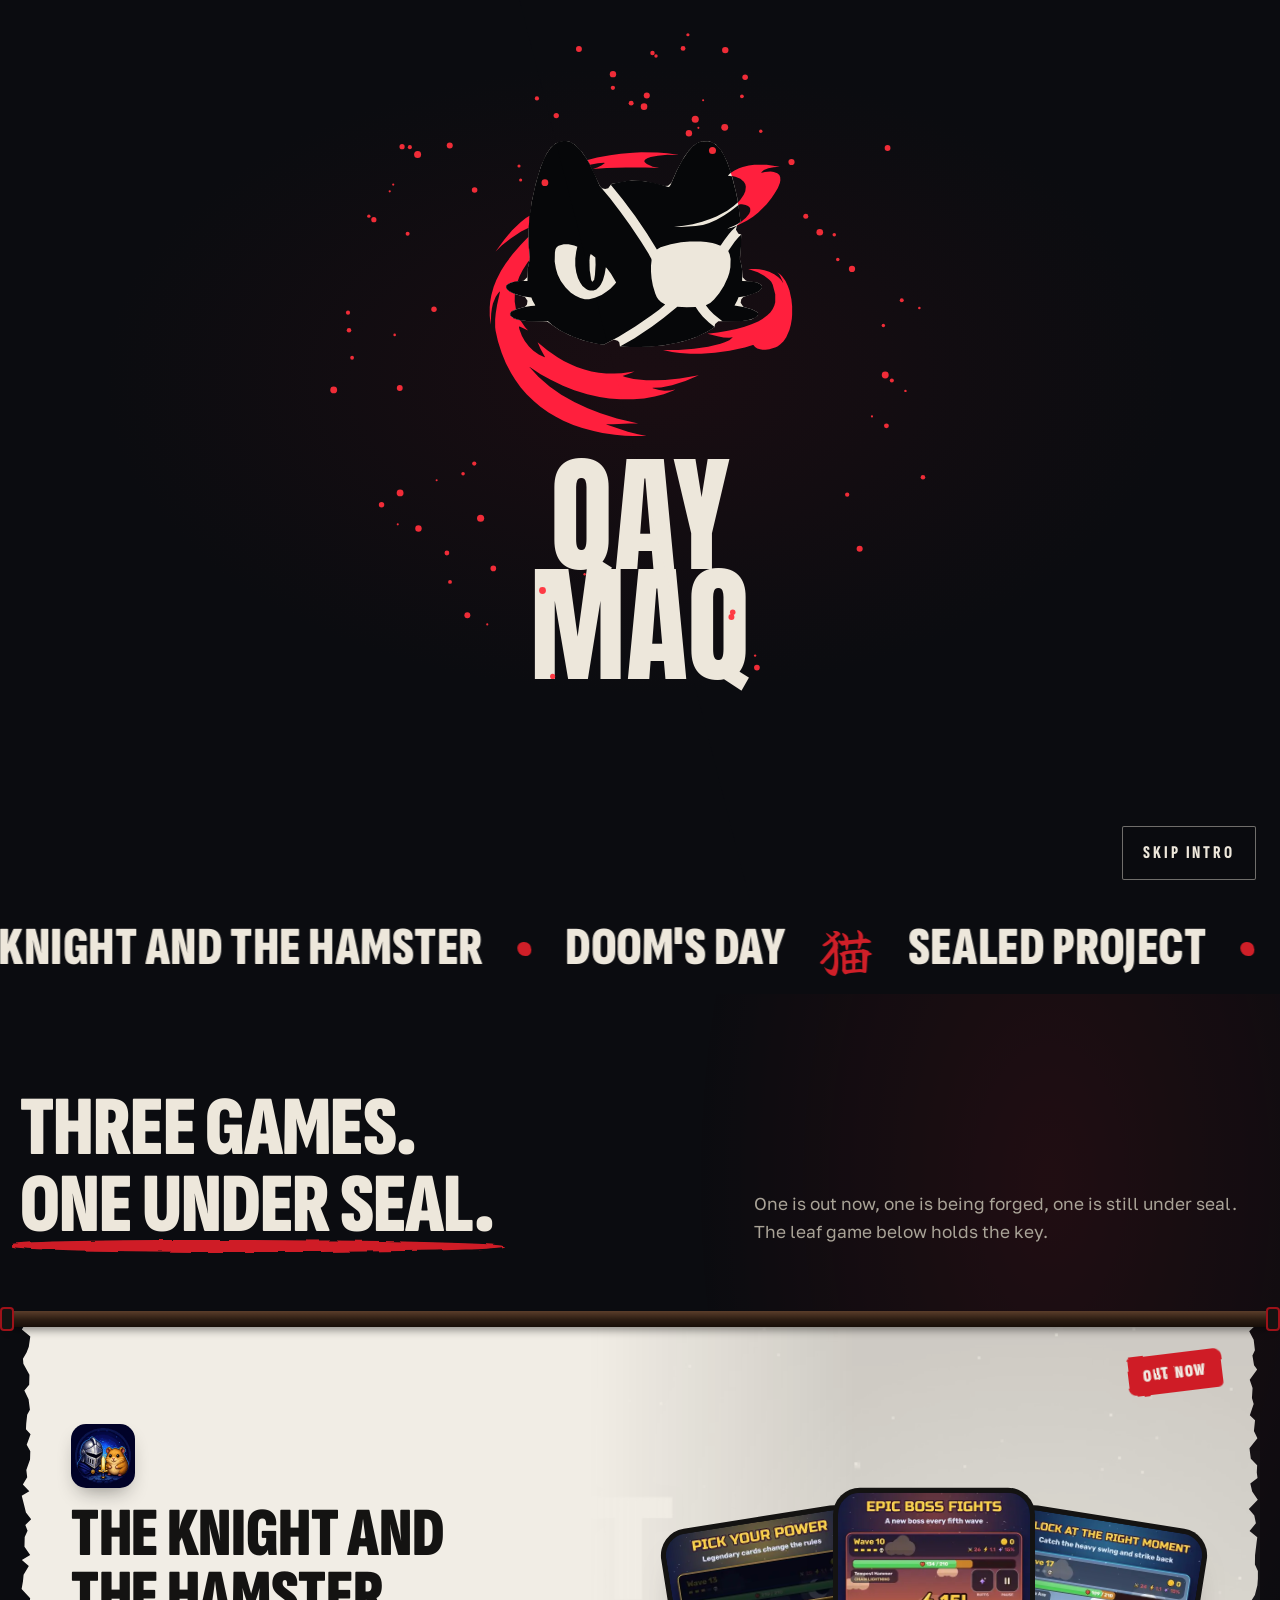
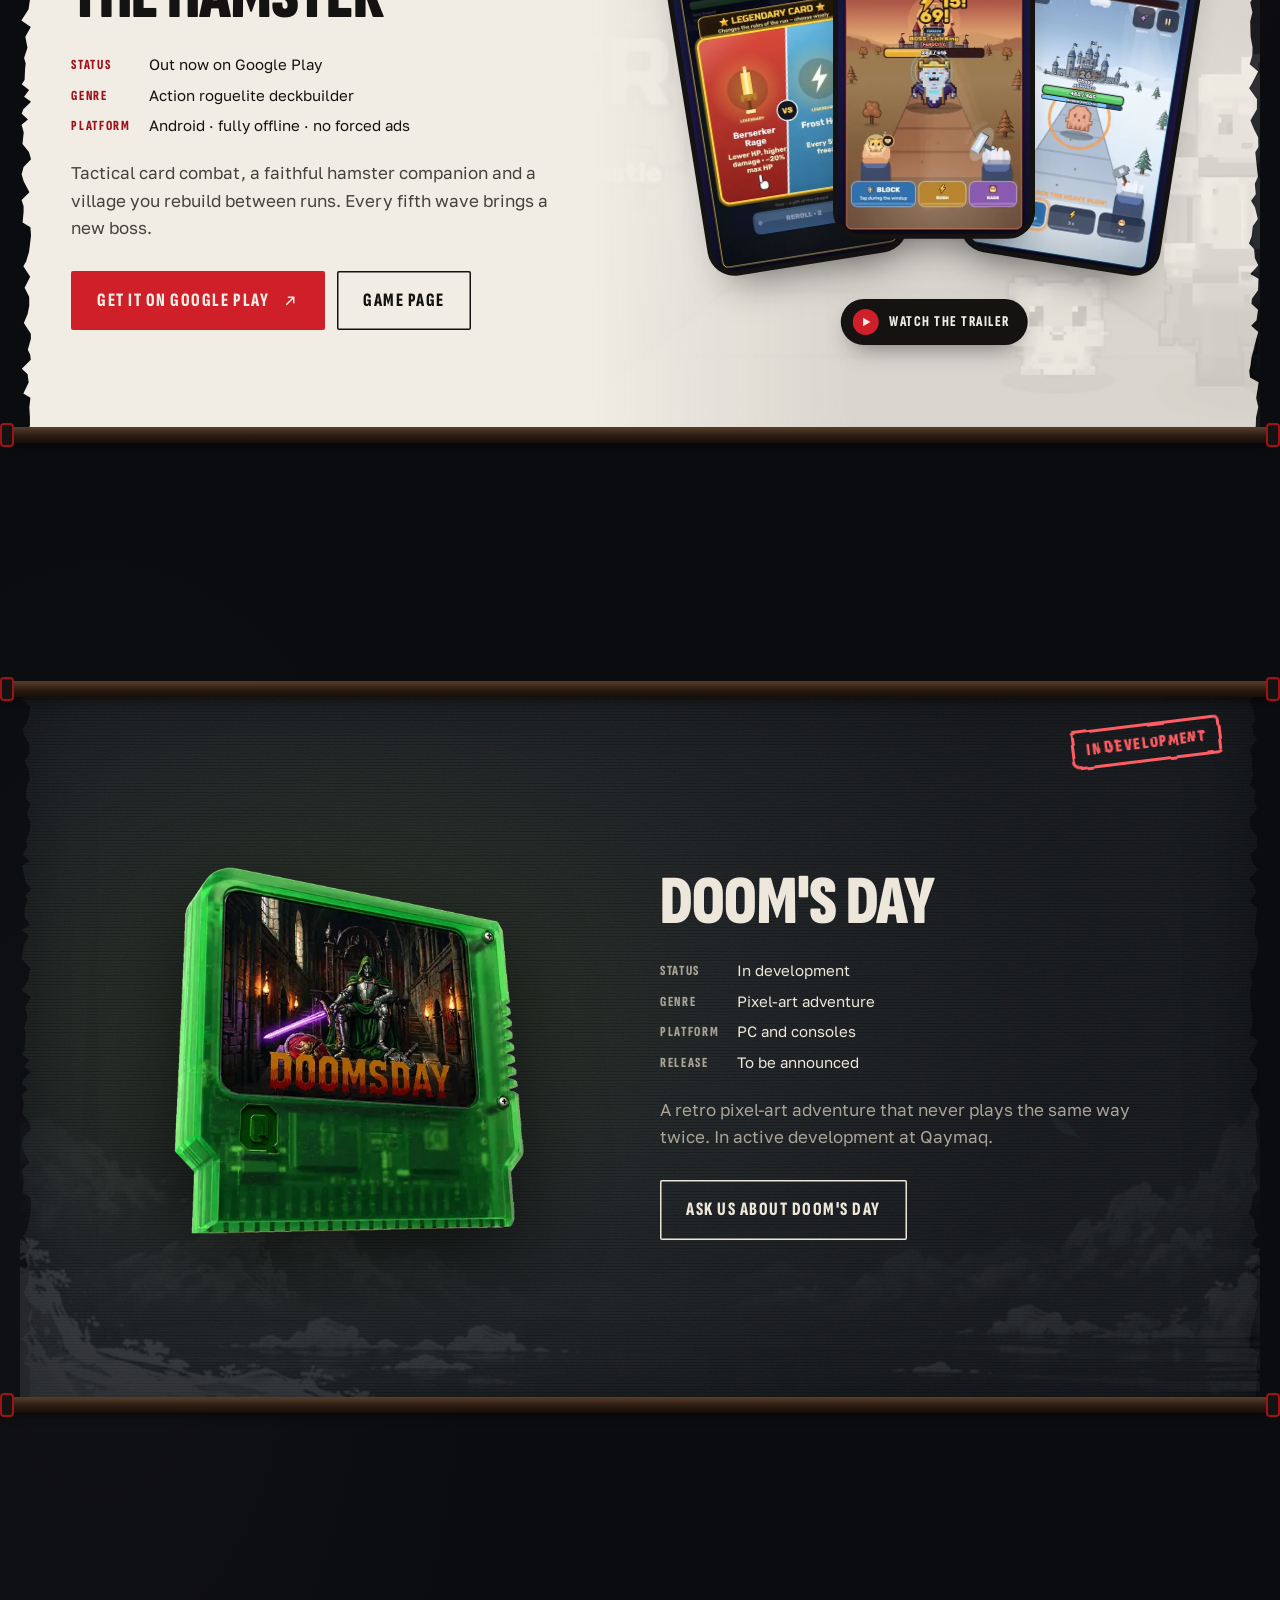
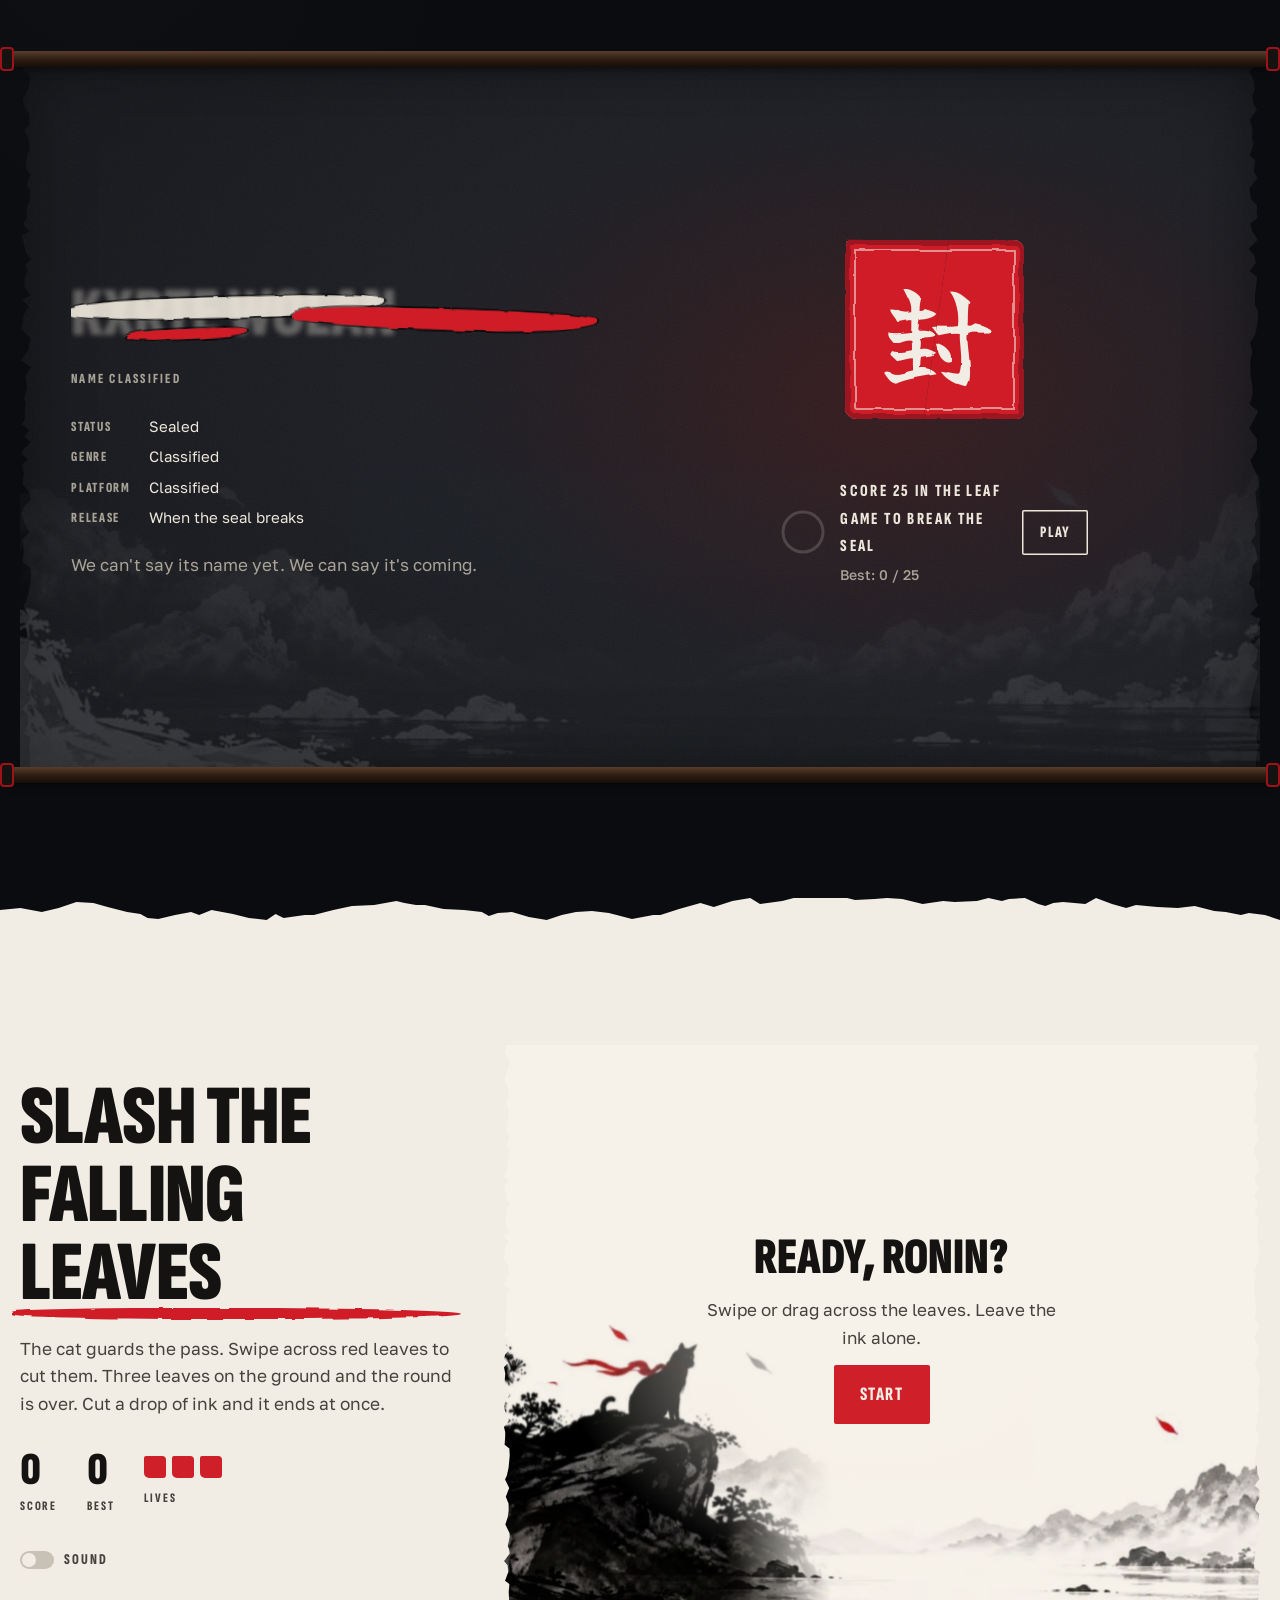
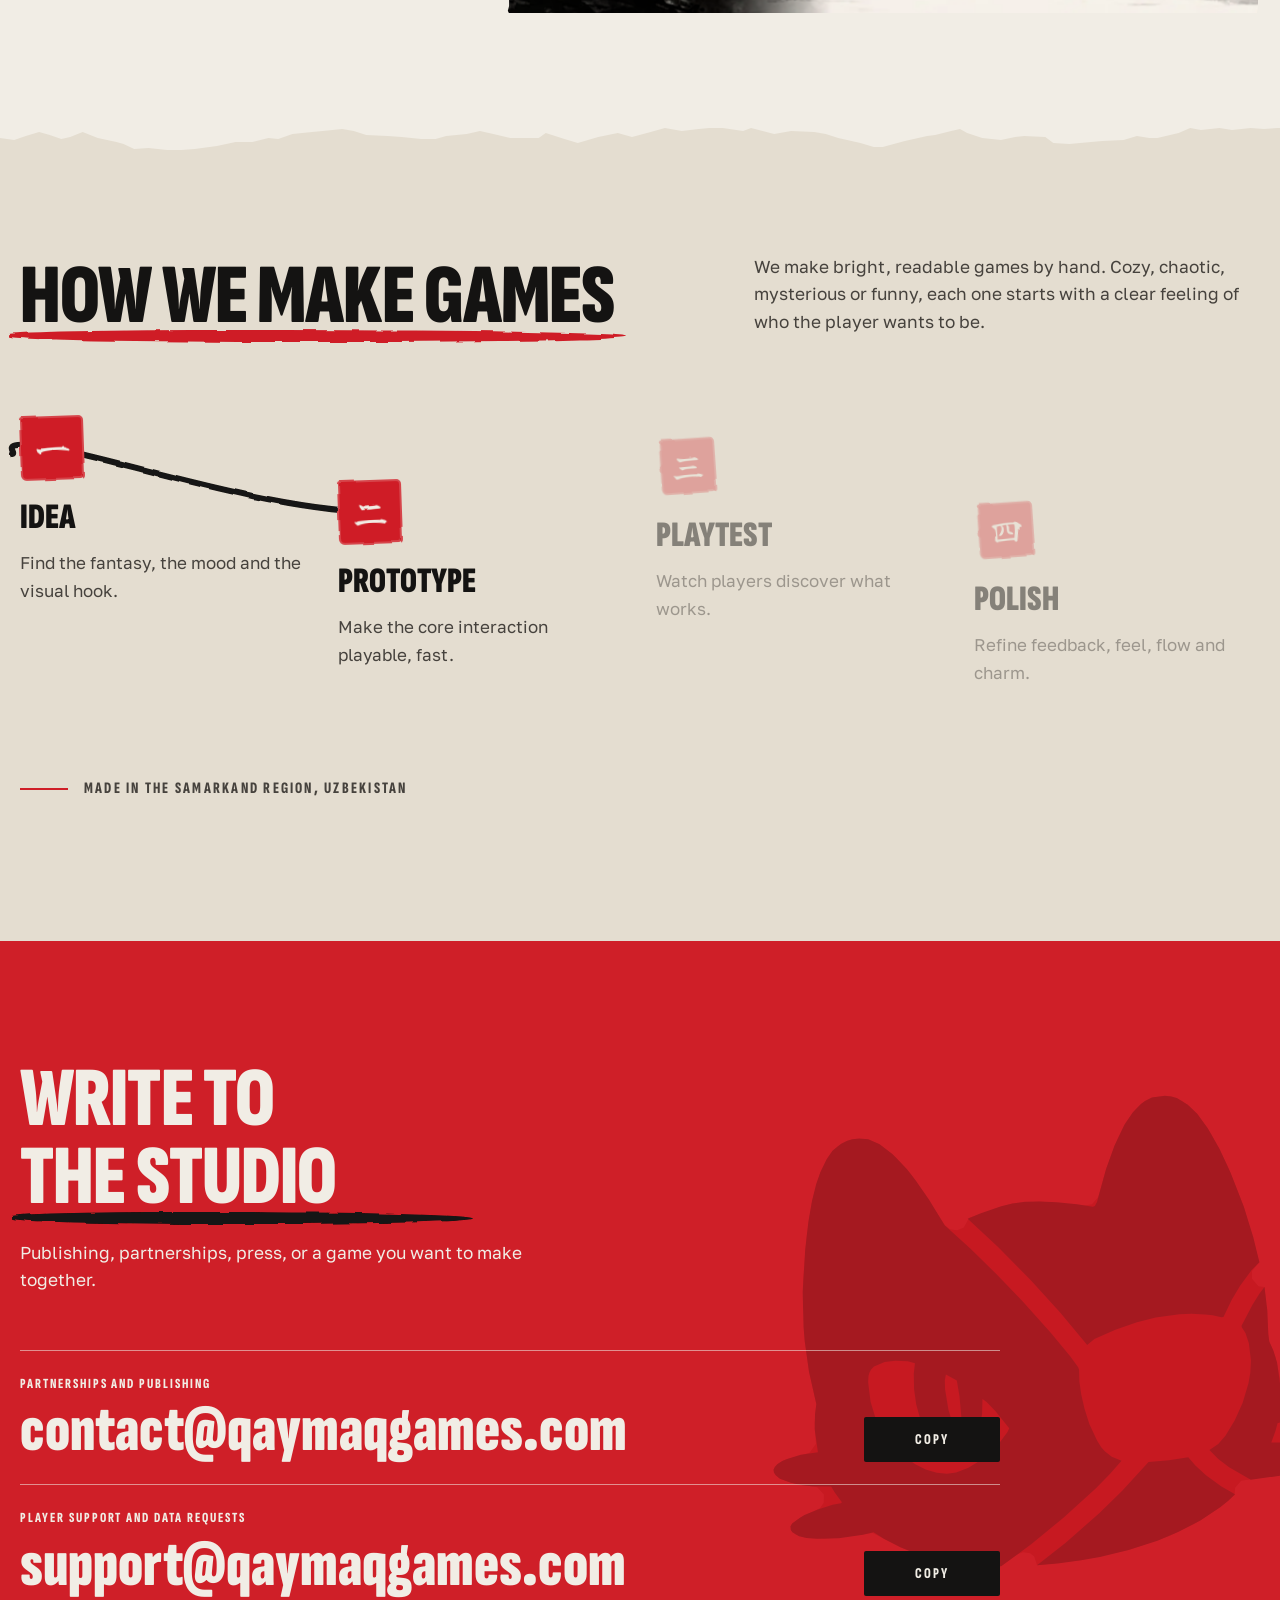
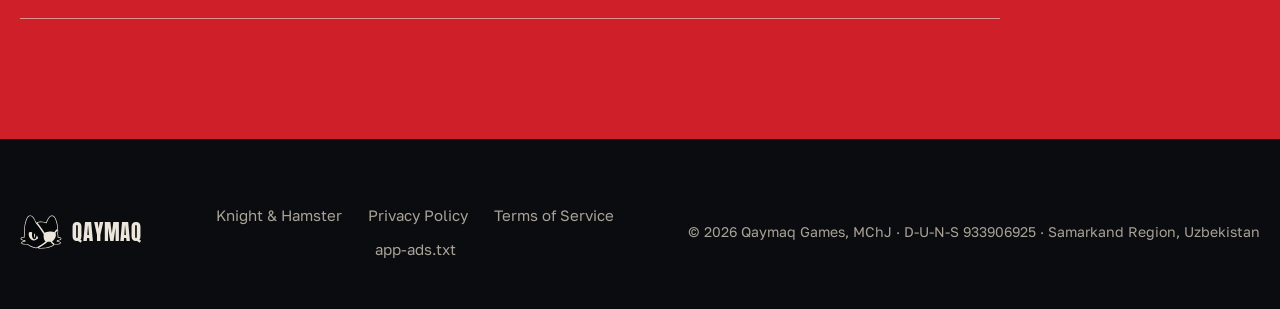
<file: index.html>
<!DOCTYPE html>
<html lang="en">
<head>
  <meta charset="UTF-8">
  <meta name="viewport" content="width=device-width, initial-scale=1, viewport-fit=cover">
  <title>Qaymaq Games | Indie Game Studio from Samarkand</title>
  <meta name="description" content="Qaymaq Games is an indie game studio from the Samarkand Region, Uzbekistan. Play The Knight and the Hamster on Google Play, follow Doom's Day, and try to break the seal on our next game.">
  <meta name="theme-color" content="#f1ede5">
  <link rel="icon" href="/favicon.svg" type="image/svg+xml">
  <link rel="icon" href="/favicon.ico" sizes="48x48">
  <link rel="apple-touch-icon" href="/apple-touch-icon.png">
  <link rel="manifest" href="/site.webmanifest">
  <link rel="canonical" href="https://www.qaymaqgames.com/">
  <link rel="alternate" hreflang="en" href="https://www.qaymaqgames.com/">
  <link rel="alternate" hreflang="ru" href="https://www.qaymaqgames.com/ru">
  <link rel="alternate" hreflang="x-default" href="https://www.qaymaqgames.com/">

  <meta property="og:type" content="website">
  <meta property="og:site_name" content="Qaymaq Games">
  <meta property="og:locale" content="en_US">
  <meta property="og:locale:alternate" content="ru_RU">
  <meta property="og:url" content="https://www.qaymaqgames.com/">
  <meta property="og:title" content="Qaymaq Games | Indie Game Studio from Samarkand">
  <meta property="og:description" content="Small ideas, big worlds. Indie games for mobile and PC from the Samarkand Region, Uzbekistan.">
  <meta property="og:image" content="https://www.qaymaqgames.com/assets/site/og-image.jpg">
  <meta property="og:image:width" content="1200">
  <meta property="og:image:height" content="630">
  <meta name="twitter:card" content="summary_large_image">
  <meta name="twitter:title" content="Qaymaq Games | Indie Game Studio from Samarkand">
  <meta name="twitter:description" content="Small ideas, big worlds. Indie games for mobile and PC from the Samarkand Region, Uzbekistan.">
  <meta name="twitter:image" content="https://www.qaymaqgames.com/assets/site/og-image.jpg">

  <script type="application/ld+json">
  {
    "@context": "https://schema.org",
    "@type": "Organization",
    "name": "Qaymaq Games",
    "legalName": "Qaymaq Games, MChJ",
    "url": "https://www.qaymaqgames.com",
    "logo": "https://www.qaymaqgames.com/favicon.svg",
    "duns": "933906925",
    "contactPoint": {
      "@type": "ContactPoint",
      "contactType": "customer support",
      "email": "support@qaymaqgames.com",
      "availableLanguage": ["English", "Russian"]
    },
    "address": {
      "@type": "PostalAddress",
      "streetAddress": "1 Imom Ota Qishlog'i",
      "addressRegion": "Samarkand Region",
      "addressCountry": "UZ"
    }
  }
  </script>

  <link rel="preconnect" href="https://fonts.googleapis.com">
  <link rel="preconnect" href="https://fonts.gstatic.com" crossorigin>
  <link rel="stylesheet" href="https://fonts.googleapis.com/css2?family=Anton&family=Golos+Text:wght@400;500;600&family=Sofia+Sans+Extra+Condensed:wght@700;800;900&display=swap">
  <link rel="stylesheet" href="https://fonts.googleapis.com/css2?family=Yuji+Boku&text=%E7%8C%AB%E5%B0%81%E4%B8%80%E4%BA%8C%E4%B8%89%E5%9B%9B%E5%A2%A8%E5%87%BA%E9%8D%9B&display=swap">
  <link rel="stylesheet" href="/css/site.css">
</head>
<body>
<svg width="0" height="0" style="position:absolute" aria-hidden="true">
  <defs>
    <filter id="rough" x="-10%" y="-10%" width="120%" height="120%">
      <feTurbulence type="fractalNoise" baseFrequency=".045" numOctaves="2" seed="7" result="t"/>
      <feDisplacementMap in="SourceGraphic" in2="t" scale="4"/>
    </filter>
    <filter id="inkedge" x="-20%" y="-20%" width="140%" height="140%">
      <feTurbulence type="fractalNoise" baseFrequency=".03 .06" numOctaves="3" seed="3" result="t"/>
      <feDisplacementMap in="SourceGraphic" in2="t" scale="14"/>
    </filter>
    <symbol id="qg" viewBox="76 58 368 300">
      <path fill="var(--qg-base, #f1ede5)" style="stroke: var(--qg-base, #f1ede5); stroke-width: var(--qg-rim, 0px); stroke-linejoin: round" d="M146.8 76.8 140.8 85.5 133.2 102.5 126.8 123.8 120.8 150.5 116.5 188.5 116.5 207.8 118.2 228.5 115.5 240.0 114.5 253.0 109.8 258.0 93.0 260.5 88.2 262.8 86.0 265.5 86.5 268.5 89.2 271.5 98.0 276.0 111.5 280.0 115.0 285.2 114.2 290.2 111.5 293.2 98.0 297.5 92.0 301.2 91.5 304.2 94.0 307.5 100.5 310.5 112.0 312.8 141.8 313.2 157.8 324.5 172.2 332.2 190.2 339.0 203.5 342.5 218.5 345.0 230.2 338.8 233.2 338.2 237.5 339.5 239.8 341.8 240.8 347.5 268.5 348.2 298.8 346.0 324.8 341.0 342.0 335.5 359.2 327.5 369.2 321.2 370.2 316.8 374.5 313.0 408.0 312.8 420.2 310.2 427.8 305.8 428.5 302.2 427.2 300.5 420.8 297.0 408.5 293.2 405.0 288.0 405.8 283.0 408.5 280.0 428.5 273.0 433.0 269.2 434.0 265.5 432.8 263.5 427.8 260.8 412.2 258.0 407.5 253.0 406.5 239.2 404.0 229.2 405.8 195.0 402.2 194.0 398.8 188.8 399.5 184.0 404.8 179.2 400.0 143.5 393.5 117.0 386.2 95.8 379.2 82.0 371.2 72.8 364.0 68.8 354.0 67.8 348.0 69.5 341.5 73.8 334.2 81.2 328.0 90.0 318.0 108.2 310.8 124.8 306.2 128.8 301.5 129.0 274.0 122.5 257.0 121.5 229.0 126.5 224.8 132.0 220.5 133.2 216.2 132.0 213.5 129.2 197.0 94.8 189.2 83.0 180.0 73.2 172.2 68.8 163.5 67.8 153.8 70.8Z"/>
      <path fill="currentColor" fill-rule="evenodd" d="M369.5 320.8 361.8 314.8 353.2 306.5 347.5 299.5 343.8 293.8 331.5 294.0 318.8 293.2 300.0 308.8 284.0 320.5 260.5 336.0 240.8 347.5 253.8 348.2 268.5 348.2 280.5 347.8 298.8 346.0 317.5 342.8 331.0 339.2 345.8 334.0 359.2 327.5 364.8 324.2Z M405.8 195.0 402.0 198.8 396.8 205.0 388.2 217.0 388.2 218.0 390.0 221.8 391.2 228.5 391.0 239.5 389.5 247.0 387.5 253.2 382.2 264.8 375.8 275.0 368.8 283.5 363.5 288.2 357.5 291.2 362.2 297.5 368.2 303.5 380.5 313.2 402.0 313.2 413.0 312.0 422.2 309.5 426.0 307.5 427.8 305.8 428.5 304.2 428.5 302.2 427.2 300.5 420.8 297.0 410.5 294.0 396.5 291.8 400.2 284.8 402.0 280.5 412.8 278.8 423.2 275.5 428.5 273.0 431.0 271.2 433.0 269.2 434.0 267.0 434.0 265.5 432.8 263.5 431.0 262.2 427.0 260.5 418.2 258.8 407.0 258.2 407.0 243.0 405.8 235.2 404.0 229.2 404.0 224.5 405.5 210.0Z M368.0 70.5 364.8 69.0 360.8 68.0 352.5 68.0 348.0 69.5 345.2 71.0 339.5 75.5 333.2 82.5 325.2 94.5 318.0 108.2 309.5 127.8 307.8 130.2 306.5 130.5 297.0 127.5 284.8 124.5 274.0 122.5 265.0 121.5 257.0 121.5 249.8 122.2 236.2 124.8 228.0 127.0 244.2 147.0 261.5 170.2 277.2 193.2 291.0 215.5 296.0 212.5 309.8 208.5 323.8 205.8 335.8 204.5 350.8 204.5 358.2 205.2 366.5 206.8 371.2 208.0 376.5 210.0 377.8 210.0 384.5 200.0 390.8 192.2 399.2 183.5 404.8 179.2 403.2 163.2 400.0 143.5 394.8 121.5 390.0 105.8 384.5 91.8 379.2 82.0 374.2 75.5Z M160.2 68.2 156.2 69.5 150.2 73.2 145.8 78.0 140.8 85.5 137.2 92.5 133.2 102.5 129.2 114.8 124.8 131.8 119.5 158.0 117.0 179.8 116.5 188.5 116.5 207.8 118.2 228.5 116.5 234.8 115.0 244.0 115.0 258.5 104.2 258.5 95.8 259.8 92.2 260.8 89.0 262.2 87.0 263.8 86.0 265.5 86.0 267.2 87.0 269.2 89.2 271.5 95.5 275.0 102.5 277.5 108.2 279.0 120.2 280.8 122.0 285.0 125.5 291.5 124.8 292.0 119.5 292.2 110.5 293.8 101.2 296.2 98.0 297.5 93.0 300.2 91.5 302.0 91.5 304.2 92.2 305.8 96.0 308.8 100.5 310.5 107.0 312.0 120.5 313.5 135.8 313.5 142.5 312.8 148.5 318.0 157.8 324.5 163.8 328.0 177.5 334.5 195.5 340.5 210.8 344.0 218.5 345.0 239.0 334.0 261.5 320.2 283.8 305.0 294.0 297.2 302.2 290.2 296.5 286.8 292.8 283.0 290.8 280.0 288.8 275.5 285.5 264.8 283.8 254.8 283.0 245.5 283.0 237.5 283.8 230.2 283.5 228.5 279.5 221.0 269.5 204.8 254.8 182.8 241.2 164.0 227.2 145.8 213.2 129.0 205.8 111.8 199.2 98.8 194.8 91.0 187.2 80.5 180.0 73.2 173.5 69.2 167.8 67.8 163.5 67.8ZM153.8 213.8 155.0 212.0 157.2 210.2 164.2 208.5 170.8 208.5 178.5 210.0 182.8 211.8 181.2 218.0 180.0 227.8 180.0 237.5 181.2 246.5 183.5 254.2 186.5 260.5 189.8 265.0 194.8 269.2 197.2 270.5 200.0 271.2 204.8 271.2 208.5 269.8 212.5 266.2 214.8 263.0 217.5 257.2 220.0 248.8 221.5 239.8 223.8 242.0 228.5 248.5 235.5 260.2 234.0 262.5 227.8 268.8 222.8 272.8 215.8 277.2 206.8 281.2 198.8 283.0 193.0 283.0 186.8 281.5 180.2 278.5 174.0 274.2 166.8 267.2 160.2 258.2 156.0 249.5 153.5 241.5 152.0 231.8 152.2 219.5 153.0 215.5Z"/>
      <path fill="var(--qg-base, #f1ede5)" d="M201.0 221.5 207.2 226.2 207.5 236.2 206.8 249.8 205.8 256.0 203.8 259.5 202.2 258.2 201.5 256.5 199.5 243.5 199.2 230.5 199.8 225.0Z"/>
    </symbol>
  </defs>
</svg>
<div class="grain" aria-hidden="true"></div>

<header class="site-header" data-tone="paper">
  <nav class="nav wrap" aria-label="Primary">
    <a class="brand" href="#top" aria-label="Qaymaq Games, home">
      <svg aria-hidden="true"><use href="#qg"/></svg>
      <span class="brand-word">QAYMAQ</span>
    </a>
    <ul class="nav-links">
      <li><a href="#games" data-i18n="nav.games">Games</a></li>
      <li><a href="#play" data-i18n="nav.play">Play</a></li>
      <li><a href="#studio" data-i18n="nav.studio">Studio</a></li>
      <li><a href="#contact" data-i18n="nav.contact">Write to us</a></li>
    </ul>
    <div class="lang" role="group" aria-label="Language">
      <button type="button" data-lang="en" aria-pressed="true"><span>EN</span></button>
      <button type="button" data-lang="ru" aria-pressed="false"><span>RU</span></button>
    </div>
    <button class="menu-btn" type="button" aria-expanded="false" aria-label="Menu"><span></span><span></span></button>
  </nav>
</header>

<main id="top">
  <section class="hero" aria-labelledby="hero-title">
    <div class="layer l-sun" data-depth="0.25" aria-hidden="true"><canvas id="sun"></canvas></div>
    <img class="layer plate l-range" data-depth="0.35" src="/assets/site/range.webp" alt="" aria-hidden="true">
    <div class="mist m3" aria-hidden="true"></div>
    <div class="birds" aria-hidden="true"><svg viewBox="0 0 120 50"><path d="M4 22q8-9 16 0q8-9 16 0" fill="none" stroke="currentColor" stroke-width="2.4" stroke-linecap="round"/><path d="M58 8q6-7 12 0q6-7 12 0" fill="none" stroke="currentColor" stroke-width="2" stroke-linecap="round"/><path d="M84 36q5-6 10 0q5-6 10 0" fill="none" stroke="currentColor" stroke-width="1.8" stroke-linecap="round"/></svg></div>
    <div class="mist m1" aria-hidden="true"></div>
    <img class="layer plate l-pagoda" data-depth="0.7" src="/assets/site/pagoda.webp" alt="" aria-hidden="true">
    <img class="layer plate l-cliff" data-depth="0.9" src="/assets/site/cliff.webp" alt="" aria-hidden="true">
    <img class="layer plate l-pine" data-depth="1.1" src="/assets/site/pine.webp" alt="" aria-hidden="true">
    <div class="water" aria-hidden="true"></div>
    <div class="mist m2" aria-hidden="true"></div>

    <div class="hero-seal" aria-hidden="true"><span class="rule"></span><span class="seal">猫</span></div>
    <div class="hero-tag" aria-hidden="true" data-i18n-html="hero.tag"><span>Small</span><span>Ideas</span><span>Big</span><span>Worlds</span></div>

    <div class="hero-center">
      <svg class="mark hero-mark" viewBox="0 0 520.0 425.0" role="img" aria-label="Qaymaq Games cat mark" style="--eye-x:193.9px;--eye-y:245.9px;--eye-top:208.5px;--hc-x:194.2px;--hc-y:206.5px">
        <g class="m-spin"><g class="m-swirl" fill="var(--shu)"><path d="M51.0 167.8 46.8 171.5 42.0 178.0 39.8 183.2 38.5 189.5 38.8 197.5 40.8 205.0 43.5 211.0 50.0 220.5 42.5 227.2 39.0 232.0 36.8 236.5 35.0 244.0 35.2 251.8 37.5 260.0 41.0 267.5 47.5 277.2 54.0 285.0 65.2 296.0 75.5 304.5 85.8 312.0 94.5 317.8 106.5 324.8 120.5 331.5 129.8 334.5 129.8 335.0 124.0 334.5 117.5 334.8 113.0 336.2 111.8 338.0 112.2 340.8 113.8 343.0 117.8 347.0 127.5 354.0 145.0 363.5 161.2 370.2 171.8 373.5 187.2 377.5 214.8 383.5 201.5 378.8 186.0 371.5 171.8 363.2 160.2 355.2 150.5 347.2 140.8 337.8 131.8 327.0 122.5 313.8 111.8 313.0 102.2 311.2 95.5 308.8 91.8 305.5 91.0 303.2 91.2 302.0 94.0 299.2 102.8 295.5 111.5 293.5 108.8 287.8 105.2 278.5 98.0 276.2 91.5 273.2 89.2 271.8 86.8 269.2 85.8 267.2 86.0 264.8 88.5 262.2 93.8 260.0 99.5 259.0 96.5 241.0 95.8 232.0 95.5 220.8 96.0 210.0 97.2 199.2 101.2 180.8 96.8 174.2 91.5 169.0 86.0 165.2 79.2 162.5 74.2 161.5 65.2 161.8 57.0 164.2Z"/><path d="M504.0 221.5 498.8 215.0 493.0 209.2 487.8 205.0 482.8 201.8 477.8 199.2 470.0 196.8 465.2 196.0 459.2 196.0 453.0 197.2 446.2 200.5 440.8 205.8 438.0 210.5 436.8 214.8 436.5 222.0 437.2 226.0 440.5 234.0 447.0 243.0 455.5 251.0 465.8 258.2 461.8 260.5 458.0 264.8 456.0 269.8 455.5 274.5 457.2 280.8 460.5 286.2 464.2 291.0 471.2 297.8 464.5 297.8 461.2 298.5 455.2 301.0 450.0 304.2 442.2 310.5 435.8 317.0 427.2 327.2 421.8 332.8 414.2 338.2 406.5 342.5 395.8 346.8 390.8 347.5 384.0 347.5 378.8 346.8 370.0 346.8 363.5 347.8 353.2 350.8 342.2 355.5 332.5 360.5 321.0 364.5 307.5 367.2 280.5 370.8 274.2 372.0 264.5 374.8 300.8 369.2 330.0 363.8 355.8 358.0 383.0 350.8 406.5 343.2 429.2 334.5 447.0 326.2 466.5 315.0 479.5 305.5 491.5 294.2 495.8 289.2 500.8 282.2 506.2 271.8 508.2 266.2 509.8 260.2 510.8 252.5 510.8 246.0 510.2 241.0 508.8 233.8 507.0 228.2Z"/><path d="M419.8 92.8 419.5 83.8 418.5 79.0 416.5 73.2 411.5 64.0 404.8 55.5 395.8 47.2 389.5 42.8 384.0 39.5 377.8 36.5 370.8 34.0 360.0 32.0 353.0 32.2 347.2 33.8 342.5 36.2 338.8 39.8 336.8 42.5 334.2 48.0 332.8 55.2 332.5 61.2 332.0 61.8 316.2 64.0 297.2 68.5 280.8 74.2 268.2 80.5 277.5 76.2 287.2 73.5 296.5 72.2 305.5 72.2 313.2 73.2 320.5 75.0 327.5 77.5 334.5 80.8 340.2 74.5 343.0 72.2 348.5 69.0 354.0 67.5 359.0 67.5 362.0 68.0 368.0 70.2 372.5 73.5 376.5 77.8 380.0 82.8 383.5 89.0 386.2 95.5 393.2 97.2 397.5 99.2 400.0 101.0 403.0 104.0 405.5 107.5 409.2 115.2 413.5 110.0 417.0 103.5 418.5 99.2Z"/><path d="M91.0 143.0 78.5 134.8 70.5 131.0 63.2 129.0 56.0 128.8 51.8 129.8 47.0 132.2 43.2 135.8 40.2 140.0 37.2 146.5 35.2 153.2 33.8 161.2 32.8 172.5 32.8 185.5 34.2 202.8 34.2 189.5 36.2 178.8 38.0 173.5 40.8 167.5 46.5 159.0 52.8 152.8 56.0 150.2 60.8 147.2 67.2 144.2 73.0 142.5 80.0 141.5 86.2 141.8Z"/><path d="M411.5 116.2 413.0 117.5 415.0 120.8 416.8 126.2 417.5 133.5 417.0 140.2 415.5 146.5 414.0 150.5 409.0 159.2 403.8 165.2 404.0 167.8 418.0 157.8 427.5 148.8 432.8 141.5 434.5 137.2 435.0 134.5 434.2 129.5 432.8 126.8 429.5 123.5 423.0 119.8Z"/><path d="M130.5 110.2 124.8 112.5 120.8 115.2 115.5 121.2 112.2 127.5 110.0 134.2 108.5 141.2 104.8 170.8 108.2 162.0 112.8 153.5 118.5 145.0 122.8 140.2 126.5 123.8Z"/><path d="M219.0 384.8 239.2 389.8 256.8 392.2 267.2 393.0 283.5 393.0 296.8 392.0 275.8 392.0 258.8 390.8 239.0 388.2Z"/></g></g>
        <g class="m-head">
          <path fill="var(--paper)" d="M146.8 76.8 140.8 85.5 133.2 102.5 126.8 123.8 120.8 150.5 116.5 188.5 116.5 207.8 118.2 228.5 115.5 240.0 114.5 253.0 109.8 258.0 93.0 260.5 88.2 262.8 86.0 265.5 86.5 268.5 89.2 271.5 98.0 276.0 111.5 280.0 115.0 285.2 114.2 290.2 111.5 293.2 98.0 297.5 92.0 301.2 91.5 304.2 94.0 307.5 100.5 310.5 112.0 312.8 141.8 313.2 157.8 324.5 172.2 332.2 190.2 339.0 203.5 342.5 218.5 345.0 230.2 338.8 233.2 338.2 237.5 339.5 239.8 341.8 240.8 347.5 268.5 348.2 298.8 346.0 324.8 341.0 342.0 335.5 359.2 327.5 369.2 321.2 370.2 316.8 374.5 313.0 408.0 312.8 420.2 310.2 427.8 305.8 428.5 302.2 427.2 300.5 420.8 297.0 408.5 293.2 405.0 288.0 405.8 283.0 408.5 280.0 428.5 273.0 433.0 269.2 434.0 265.5 432.8 263.5 427.8 260.8 412.2 258.0 407.5 253.0 406.5 239.2 404.0 229.2 405.8 195.0 402.2 194.0 398.8 188.8 399.5 184.0 404.8 179.2 400.0 143.5 393.5 117.0 386.2 95.8 379.2 82.0 371.2 72.8 364.0 68.8 354.0 67.8 348.0 69.5 341.5 73.8 334.2 81.2 328.0 90.0 318.0 108.2 310.8 124.8 306.2 128.8 301.5 129.0 274.0 122.5 257.0 121.5 229.0 126.5 224.8 132.0 220.5 133.2 216.2 132.0 213.5 129.2 197.0 94.8 189.2 83.0 180.0 73.2 172.2 68.8 163.5 67.8 153.8 70.8Z"/>
          <path fill="var(--ink)" fill-rule="evenodd" d="M369.5 320.8 361.8 314.8 353.2 306.5 347.5 299.5 343.8 293.8 331.5 294.0 318.8 293.2 300.0 308.8 284.0 320.5 260.5 336.0 240.8 347.5 253.8 348.2 268.5 348.2 280.5 347.8 298.8 346.0 317.5 342.8 331.0 339.2 345.8 334.0 359.2 327.5 364.8 324.2Z M405.8 195.0 402.0 198.8 396.8 205.0 388.2 217.0 388.2 218.0 390.0 221.8 391.2 228.5 391.0 239.5 389.5 247.0 387.5 253.2 382.2 264.8 375.8 275.0 368.8 283.5 363.5 288.2 357.5 291.2 362.2 297.5 368.2 303.5 380.5 313.2 402.0 313.2 413.0 312.0 422.2 309.5 426.0 307.5 427.8 305.8 428.5 304.2 428.5 302.2 427.2 300.5 420.8 297.0 410.5 294.0 396.5 291.8 400.2 284.8 402.0 280.5 412.8 278.8 423.2 275.5 428.5 273.0 431.0 271.2 433.0 269.2 434.0 267.0 434.0 265.5 432.8 263.5 431.0 262.2 427.0 260.5 418.2 258.8 407.0 258.2 407.0 243.0 405.8 235.2 404.0 229.2 404.0 224.5 405.5 210.0Z M368.0 70.5 364.8 69.0 360.8 68.0 352.5 68.0 348.0 69.5 345.2 71.0 339.5 75.5 333.2 82.5 325.2 94.5 318.0 108.2 309.5 127.8 307.8 130.2 306.5 130.5 297.0 127.5 284.8 124.5 274.0 122.5 265.0 121.5 257.0 121.5 249.8 122.2 236.2 124.8 228.0 127.0 244.2 147.0 261.5 170.2 277.2 193.2 291.0 215.5 296.0 212.5 309.8 208.5 323.8 205.8 335.8 204.5 350.8 204.5 358.2 205.2 366.5 206.8 371.2 208.0 376.5 210.0 377.8 210.0 384.5 200.0 390.8 192.2 399.2 183.5 404.8 179.2 403.2 163.2 400.0 143.5 394.8 121.5 390.0 105.8 384.5 91.8 379.2 82.0 374.2 75.5Z M160.2 68.2 156.2 69.5 150.2 73.2 145.8 78.0 140.8 85.5 137.2 92.5 133.2 102.5 129.2 114.8 124.8 131.8 119.5 158.0 117.0 179.8 116.5 188.5 116.5 207.8 118.2 228.5 116.5 234.8 115.0 244.0 115.0 258.5 104.2 258.5 95.8 259.8 92.2 260.8 89.0 262.2 87.0 263.8 86.0 265.5 86.0 267.2 87.0 269.2 89.2 271.5 95.5 275.0 102.5 277.5 108.2 279.0 120.2 280.8 122.0 285.0 125.5 291.5 124.8 292.0 119.5 292.2 110.5 293.8 101.2 296.2 98.0 297.5 93.0 300.2 91.5 302.0 91.5 304.2 92.2 305.8 96.0 308.8 100.5 310.5 107.0 312.0 120.5 313.5 135.8 313.5 142.5 312.8 148.5 318.0 157.8 324.5 163.8 328.0 177.5 334.5 195.5 340.5 210.8 344.0 218.5 345.0 239.0 334.0 261.5 320.2 283.8 305.0 294.0 297.2 302.2 290.2 296.5 286.8 292.8 283.0 290.8 280.0 288.8 275.5 285.5 264.8 283.8 254.8 283.0 245.5 283.0 237.5 283.8 230.2 283.5 228.5 279.5 221.0 269.5 204.8 254.8 182.8 241.2 164.0 227.2 145.8 213.2 129.0 205.8 111.8 199.2 98.8 194.8 91.0 187.2 80.5 180.0 73.2 173.5 69.2 167.8 67.8 163.5 67.8ZM153.8 213.8 155.0 212.0 157.2 210.2 164.2 208.5 170.8 208.5 178.5 210.0 182.8 211.8 181.2 218.0 180.0 227.8 180.0 237.5 181.2 246.5 183.5 254.2 186.5 260.5 189.8 265.0 194.8 269.2 197.2 270.5 200.0 271.2 204.8 271.2 208.5 269.8 212.5 266.2 214.8 263.0 217.5 257.2 220.0 248.8 221.5 239.8 223.8 242.0 228.5 248.5 235.5 260.2 234.0 262.5 227.8 268.8 222.8 272.8 215.8 277.2 206.8 281.2 198.8 283.0 193.0 283.0 186.8 281.5 180.2 278.5 174.0 274.2 166.8 267.2 160.2 258.2 156.0 249.5 153.5 241.5 152.0 231.8 152.2 219.5 153.0 215.5Z"/>
          <clipPath id="eyeclip"><path d="M153.8 213.8 157.2 210.2 164.2 208.5 174.2 209.0 182.8 211.8 181.2 218.0 180.0 227.8 180.0 237.5 181.2 246.5 183.5 254.2 186.5 260.5 189.8 265.0 194.8 269.2 200.0 271.2 204.8 271.2 208.5 269.8 212.5 266.2 214.8 263.0 217.5 257.2 220.0 248.8 221.5 239.8 228.5 248.5 235.0 259.2 235.2 260.8 227.8 268.8 222.8 272.8 215.8 277.2 206.8 281.2 198.8 283.0 193.0 283.0 186.8 281.5 180.2 278.5 174.0 274.2 166.8 267.2 160.2 258.2 156.0 249.5 153.5 241.5 152.0 231.8 152.2 219.5Z"/></clipPath>
          <g clip-path="url(#eyeclip)"><path class="m-pupil" fill="var(--paper)" d="M201.0 221.5 207.2 226.2 207.5 236.2 206.8 249.8 205.8 256.0 203.8 259.5 202.2 258.2 201.5 256.5 199.5 243.5 199.2 230.5 199.8 225.0Z"/></g>
          <path class="m-lid" fill="var(--ink)" stroke="var(--ink)" stroke-width="9" stroke-linejoin="round" d="M153.8 213.8 157.2 210.2 164.2 208.5 174.2 209.0 182.8 211.8 181.2 218.0 180.0 227.8 180.0 237.5 181.2 246.5 183.5 254.2 186.5 260.5 189.8 265.0 194.8 269.2 200.0 271.2 204.8 271.2 208.5 269.8 212.5 266.2 214.8 263.0 217.5 257.2 220.0 248.8 221.5 239.8 228.5 248.5 235.0 259.2 235.2 260.8 227.8 268.8 222.8 272.8 215.8 277.2 206.8 281.2 198.8 283.0 193.0 283.0 186.8 281.5 180.2 278.5 174.0 274.2 166.8 267.2 160.2 258.2 156.0 249.5 153.5 241.5 152.0 231.8 152.2 219.5Z"/>
        </g>
      </svg>
      <h1 id="hero-title" class="wordmark">QAY MAQ <span class="sr-only">Games</span></h1>
      <p class="hero-sub" data-i18n="hero.sub">Indie games for mobile &amp; PC</p>
      <span class="hero-rule" aria-hidden="true"></span>
      <p class="hero-tag-m" aria-hidden="true"><span class="seal">猫</span><span data-i18n="hero.tagline">Small ideas · Big worlds</span></p>
      <div class="hero-cta">
        <a class="btn" href="#games"><span data-i18n="hero.cta">See the games</span><svg viewBox="0 0 24 24" fill="none" stroke="currentColor" stroke-width="2" aria-hidden="true"><path d="M12 4v16M5 13l7 7 7-7"/></svg></a>
      </div>
      <a class="hero-now" href="#games" data-i18n="hero.now">Now on Google Play: The Knight and the Hamster</a>
    </div>
    <canvas class="leaves" id="leaves" aria-hidden="true"></canvas>
    <svg class="tear bottom" viewBox="0 0 1440 34" preserveAspectRatio="none" aria-hidden="true"><path fill="var(--night)" d="M0 34V18L22 20L44 21L68 24L82 20L106 21L119 16L141 14L153 9L178 15L187 18L207 19L220 22L228 24L238 18L247 15L262 18L270 24L292 23L314 26L328 28L343 28L360 28L368 28L378 28L394 28L419 23L435 22L450 24L467 18L477 21L488 21L499 19L519 14L527 18L535 15L549 9L572 9L592 9L602 12L616 18L632 17L642 15L660 9L681 15L692 11L707 16L718 10L727 11L750 7L775 6L797 8L811 13L823 13L843 8L863 8L877 6L893 12L919 10L927 7L940 7L966 6L975 6L989 7L1005 6L1023 6L1043 6L1053 6L1067 9L1082 6L1101 6L1123 6L1149 7L1175 6L1195 6L1207 6L1222 9L1237 14L1251 10L1276 7L1296 8L1306 8L1315 6L1326 6L1350 6L1365 11L1385 9L1406 12L1429 10L1440 6V34Z"/></svg>
  </section>

  <div class="marquee" aria-hidden="true">
    <div class="marquee-track" id="marquee"></div>
  </div>

  <section class="games" id="games" aria-labelledby="games-title">
    <div class="wrap">
      <div class="games-head">
        <h2 id="games-title" class="display h2"><span class="brush-u" style="white-space: pre-line" data-i18n="games.title">Three games.
One under seal.</span></h2>
        <p class="lead" data-i18n="games.lead">One is out now, one is being forged, one is still under seal. The leaf game below holds the key.</p>
      </div>

      <div class="stack" id="stack">
        <article class="panel p-kh" style="--i:0" aria-labelledby="kh-title">
          <i class="rod top" aria-hidden="true"></i><i class="rod bot" aria-hidden="true"></i><div class="sheet" aria-hidden="true"></div>
          <span class="stamp stamp--on" data-i18n="kh.stamp">Out now</span>
          <div class="kh-feat" style="background-image:url('/assets/site/kh_feat.webp')" aria-hidden="true"></div>
          <div class="panel-in">
            <div>
              <div class="kh-top">
                <img class="kh-icon" src="/assets/site/kh_icon.webp" alt="The Knight and the Hamster app icon" width="64" height="64">
              </div>
              <h3 id="kh-title" style="margin-top:16px">The Knight and the Hamster</h3>
              <dl class="meta">
                <dt data-i18n="m.status">Status</dt><dd data-i18n="kh.status">Out now on Google Play</dd>
                <dt data-i18n="m.genre">Genre</dt><dd data-i18n="kh.genre">Action roguelite deckbuilder</dd>
                <dt data-i18n="m.platform">Platform</dt><dd data-i18n="kh.platform">Android, plays fully offline</dd>
              </dl>
              <p class="desc" data-i18n="kh.desc">Tactical card combat, a faithful hamster companion and a village you rebuild between runs. A new boss waits every fifth wave.</p>
              <div class="actions">
                <a class="btn btn--shu" href="https://play.google.com/store/apps/details?id=com.knighthamster.game" target="_blank" rel="noopener noreferrer"><span data-i18n="kh.play">Get it on Google Play</span><svg viewBox="0 0 24 24" fill="none" stroke="currentColor" stroke-width="2" aria-hidden="true"><path d="M7 17L17 7M9 7h8v8"/></svg></a>
                <a class="btn btn--ghost" href="/knight-hamster"><span data-i18n="kh.page">Game page</span></a>
              </div>
            </div>
            <div class="phones" aria-label="Screenshots">
              <div class="phone"><img src="/assets/site/kh2_en_02.webp" alt="Pick your power: legendary cards"><img class="is-off" alt=""></div>
              <div class="phone"><img src="/assets/site/kh2_en_01.webp" alt="Epic boss fights"><img class="is-off" alt=""></div>
              <div class="phone"><img src="/assets/site/kh2_en_03.webp" alt="Block at the right moment"><img class="is-off" alt=""></div>
              <button class="trailer-btn" id="trailerBtn" type="button"><svg viewBox="0 0 24 24" aria-hidden="true"><path d="M8 5.5v13l11-6.5z" fill="currentColor"/></svg><span data-i18n="kh.trailer">Watch the trailer</span></button>
              <button class="trailer-close" id="trailerClose" type="button" hidden><span class="sr-only" data-i18n="kh.close">Close the trailer</span><svg viewBox="0 0 24 24" aria-hidden="true"><path d="M6 6l12 12M18 6L6 18" stroke="currentColor" stroke-width="2.4" stroke-linecap="round"/></svg></button>
            </div>
          </div>
        </article>

        <article class="panel p-dd" style="--i:1" aria-labelledby="dd-title">
          <i class="rod top" aria-hidden="true"></i><i class="rod bot" aria-hidden="true"></i><div class="sheet" aria-hidden="true"></div>
          <span class="stamp" data-i18n="dd.stamp">In development</span>
          <div class="ink-land" aria-hidden="true"></div>
          <div class="panel-in">
            <div class="cart-wrap"><img class="cart" id="cart" src="/assets/site/dd_cart.webp" alt="Doom's Day game cartridge with pixel-art cover" loading="lazy"></div>
            <div>
              <h3 id="dd-title" class="pixel-title" data-scramble>Doom's Day</h3>
              <dl class="meta">
                <dt data-i18n="m.status">Status</dt><dd data-i18n="dd.status">In development</dd>
                <dt data-i18n="m.genre">Genre</dt><dd data-i18n="dd.genre">Pixel-art adventure</dd>
                <dt data-i18n="m.platform">Platform</dt><dd data-i18n="dd.platform">PC and consoles</dd>
                <dt data-i18n="m.release">Release</dt><dd data-i18n="dd.release">To be announced</dd>
              </dl>
              <p class="desc" data-i18n="dd.desc">An unpredictable retro world of pixel-art adventure, in active development at Qaymaq.</p>
              <div class="actions"><a class="btn btn--ghost" href="#contact"><span data-i18n="dd.ask">Ask about Doom's Day</span></a></div>
            </div>
          </div>
        </article>

        <article class="panel p-sec" style="--i:2" id="secret" aria-labelledby="sec-title">
          <i class="rod top" aria-hidden="true"></i><i class="rod bot" aria-hidden="true"></i><div class="sheet" aria-hidden="true"></div>
          <div class="ink-land" aria-hidden="true" style="opacity:.13"></div>
          <div class="sec-ink" aria-hidden="true"></div>
          <canvas class="sec-tease" id="tease" aria-hidden="true"></canvas>
          <div class="panel-in">
            <div>
              <h3 id="sec-title" class="sr-only" data-i18n="sec.title">Name classified</h3>
              <div class="redact" id="redact" aria-hidden="true"><span class="ghost">KXRTE WOLAN</span><i></i><i></i><i></i></div>
              <p class="redact-cap" data-i18n="sec.title">Name classified</p>
              <dl class="meta">
                <dt data-i18n="m.status">Status</dt><dd id="secStatus" data-i18n="sec.status">Sealed</dd>
                <dt data-i18n="m.genre">Genre</dt><dd id="secGenre" data-i18n="sec.classified">Classified</dd>
                <dt data-i18n="m.platform">Platform</dt><dd data-i18n="sec.classified">Classified</dd>
                <dt data-i18n="m.release">Release</dt><dd id="secRelease" data-i18n="sec.release">When the seal breaks</dd>
              </dl>
              <p class="desc" data-i18n="sec.desc">We can't say its name yet. We can say it's coming.</p>
            </div>
            <div class="seal-stage">
              <canvas class="paint" id="paint" aria-hidden="true"></canvas>
              <div class="big-seal" id="bigSeal" aria-hidden="true"><span class="half l">封</span><span class="half r">封</span></div>
              <div class="hold" id="hold">
                <svg viewBox="0 0 46 46" aria-hidden="true"><circle class="track" cx="23" cy="23" r="20" fill="none" stroke-width="3"/><circle class="prog" cx="23" cy="23" r="20" fill="none" stroke-width="3" pathLength="1"/></svg>
                <div class="unlock-text">
                  <span data-i18n="sec.hold">Score 25 in the leaf game to break the seal</span>
                  <small id="sealProgress">Best: 0 / 25</small>
                </div>
                <a class="btn btn--ghost unlock-play" href="#play"><span data-i18n="sec.play">Play</span></a>
              </div>
              <div class="sec-reveal" aria-live="polite">
                <strong data-i18n="sec.after1">It's mechs.</strong>
                <span data-i18n="sec.after2">Release: Q4 2026, closer to December. The name stays sealed for now.</span>
                <button class="reseal" id="reseal" type="button" data-i18n="sec.reseal">Seal it again</button>
              </div>
            </div>
          </div>
        </article>
      </div>
    </div>
    <svg class="tear bottom" viewBox="0 0 1440 34" preserveAspectRatio="none" aria-hidden="true"><path fill="var(--paper)" d="M0 34V18L23 16L47 20L66 16L86 10L105 11L121 15L143 20L158 22L166 26L178 27L197 23L215 20L224 23L238 18L262 22L280 26L300 28L310 22L319 26L343 23L353 23L375 18L396 14L421 13L446 9L455 11L468 13L478 13L499 17L522 18L542 20L550 24L560 21L576 20L595 25L615 28L632 23L648 20L666 19L685 21L711 27L735 23L743 23L764 17L788 11L803 15L824 9L844 6L855 12L880 9L893 6L909 6L930 6L953 6L962 8L984 7L998 6L1015 7L1038 12L1061 9L1074 10L1099 9L1112 6L1127 9L1135 7L1153 6L1168 12L1176 14L1185 11L1196 10L1221 12L1233 6L1251 12L1267 16L1278 13L1302 15L1325 16L1344 14L1366 19L1379 20L1396 23L1405 21L1423 23L1440 28V34Z"/></svg>
  </section>

  <section class="play" id="play" aria-labelledby="play-title">
    <div class="wrap play-grid">
      <div class="play-copy">
        <h2 id="play-title" class="display h2"><span class="brush-u" data-i18n="play.title">Slash the falling leaves</span></h2>
        <p class="lead" data-i18n="play.desc">The cat guards the pass. Swipe across red leaves to cut them. Three leaves on the ground and the round is over. Cut a drop of ink and it ends at once.</p>
      </div>
      <div class="play-hud">
        <div class="board" aria-live="polite">
          <div><b id="score">0</b><span class="label" data-i18n="play.score">Score</span></div>
          <div><b id="best">0</b><span class="label" data-i18n="play.best">Best</span></div>
          <div><span class="lives" id="lives" aria-label="Lives"><i></i><i></i><i></i></span><span class="label" data-i18n="play.lives">Lives</span></div>
        </div>
        <button class="sound-toggle" id="sound" type="button" aria-pressed="false"><span class="sw" aria-hidden="true"></span><span data-i18n="play.sound">Sound</span></button>
      </div>
      <div class="dojo" id="dojo">
        <canvas id="game" aria-label="Leaf slashing mini-game"></canvas>
        <div class="dojo-over" id="over">
          <h3 id="overTitle" data-i18n="play.ready">Ready, ronin?</h3>
          <p class="final" id="final" hidden>0</p>
          <p id="overText" data-i18n="play.hint">Swipe or drag across the leaves. Leave the ink alone.</p>
          <button class="btn btn--shu" id="start" type="button"><span data-i18n="play.start">Start</span></button>
          <a class="over-link" id="overLink" href="https://play.google.com/store/apps/details?id=com.knighthamster.game" target="_blank" rel="noopener noreferrer" hidden data-i18n="play.longer">Want a longer run? Play The Knight and the Hamster</a>
        </div>
      </div>
    </div>
  </section>

  <section class="studio" id="studio" aria-labelledby="studio-title">
    <svg class="tear top" viewBox="0 0 1440 34" preserveAspectRatio="none" aria-hidden="true"><path fill="var(--paper)" d="M0 34V18L16 16L29 20L44 24L56 21L69 17L79 19L93 24L110 18L131 14L139 12L151 7L167 8L188 6L204 6L219 7L244 10L265 14L284 14L302 18L313 17L329 22L351 24L363 25L385 27L398 25L412 21L436 20L452 19L474 17L490 17L502 20L525 22L540 25L555 22L574 18L584 18L606 18L614 23L635 17L650 13L673 19L695 23L711 19L732 24L748 28L767 25L786 27L798 28L813 28L836 25L845 28L871 22L890 25L916 24L929 22L943 18L968 13L983 9L993 9L1018 15L1043 20L1052 21L1070 25L1080 27L1088 23L1105 18L1126 16L1142 19L1152 20L1176 19L1185 13L1203 12L1215 13L1240 15L1264 16L1279 20L1293 18L1302 18L1326 23L1339 28L1351 26L1372 28L1386 26L1407 28L1422 27L1437 28L1440 28V34Z"/></svg>
    <div class="wrap">
      <div class="studio-head">
        <h2 id="studio-title" class="display h2"><span class="brush-u" data-i18n="studio.title">How we make games</span></h2>
        <p class="lead" data-i18n="studio.lead">We build striking, readable and memorable games with a handmade spirit. Cozy, chaotic, mysterious or funny, each one starts with a strong player fantasy.</p>
      </div>
      <div class="path-wrap">
        <svg class="path-svg" aria-hidden="true"><path id="trail" pathLength="1" d="M0 0"/><circle id="trailTip" r="6"/></svg>
        <ol class="steps">
          <li class="step"><span class="seal">一</span><h3 data-i18n="s1.t">Idea</h3><p data-i18n="s1.d">Find the fantasy, the mood and the visual hook.</p></li>
          <li class="step"><span class="seal">二</span><h3 data-i18n="s2.t">Prototype</h3><p data-i18n="s2.d">Make the core interaction playable, fast.</p></li>
          <li class="step"><span class="seal">三</span><h3 data-i18n="s3.t">Playtest</h3><p data-i18n="s3.d">Watch players discover what works.</p></li>
          <li class="step"><span class="seal">四</span><h3 data-i18n="s4.t">Polish</h3><p data-i18n="s4.d">Refine feedback, feel, flow and charm.</p></li>
        </ol>
      </div>
      <p class="place" data-i18n="studio.place">Made in the Samarkand Region, Uzbekistan</p>
    </div>
  </section>

  <section class="contact" id="contact" aria-labelledby="contact-title">
    <svg class="contact-mark" aria-hidden="true" style="--qg-base: var(--shu); color: var(--ink)"><use href="#qg"/></svg>
    <div class="wrap">
      <h2 id="contact-title" class="display h2"><span class="brush-u" data-i18n="contact.title">Write to the studio</span></h2>
      <p class="lead" data-i18n="contact.lead">Publishing, partnerships, press, or a game you want to make together.</p>
      <div class="addr-list">
        <div class="addr">
          <span class="label" data-i18n="contact.biz">Business and publishing</span>
          <a href="mailto:contact@qaymaqgames.com">contact@qaymaqgames.com</a>
          <button class="copy" type="button" data-copy="contact@qaymaqgames.com" data-i18n="copy">Copy</button>
        </div>
        <div class="addr">
          <span class="label" data-i18n="contact.players">Players and data requests</span>
          <a href="mailto:support@qaymaqgames.com">support@qaymaqgames.com</a>
          <button class="copy" type="button" data-copy="support@qaymaqgames.com" data-i18n="copy">Copy</button>
        </div>
      </div>
    </div>
  </section>
</main>

<footer class="site-footer">
  <div class="wrap foot">
    <a class="brand" href="#top" aria-label="Qaymaq Games, back to top">
      <svg aria-hidden="true"><use href="#qg"/></svg>
      <span class="brand-word">QAYMAQ</span>
    </a>
    <nav class="foot-links" aria-label="Legal">
      <a href="/knight-hamster">Knight &amp; Hamster</a>
      <a href="/privacy" data-i18n="f.privacy">Privacy Policy</a>
      <a href="/terms" data-i18n="f.terms">Terms of Service</a>
      <a href="/app-ads.txt">app-ads.txt</a>
    </nav>
    <small>&copy; <span id="year">2026</span> Qaymaq Games, MChJ · D-U-N-S 933906925 · <span data-i18n="f.place">Samarkand Region, Uzbekistan</span></small>
  </div>
</footer>

<script src="/js/site.js"></script>
</body>
</html>
</file>
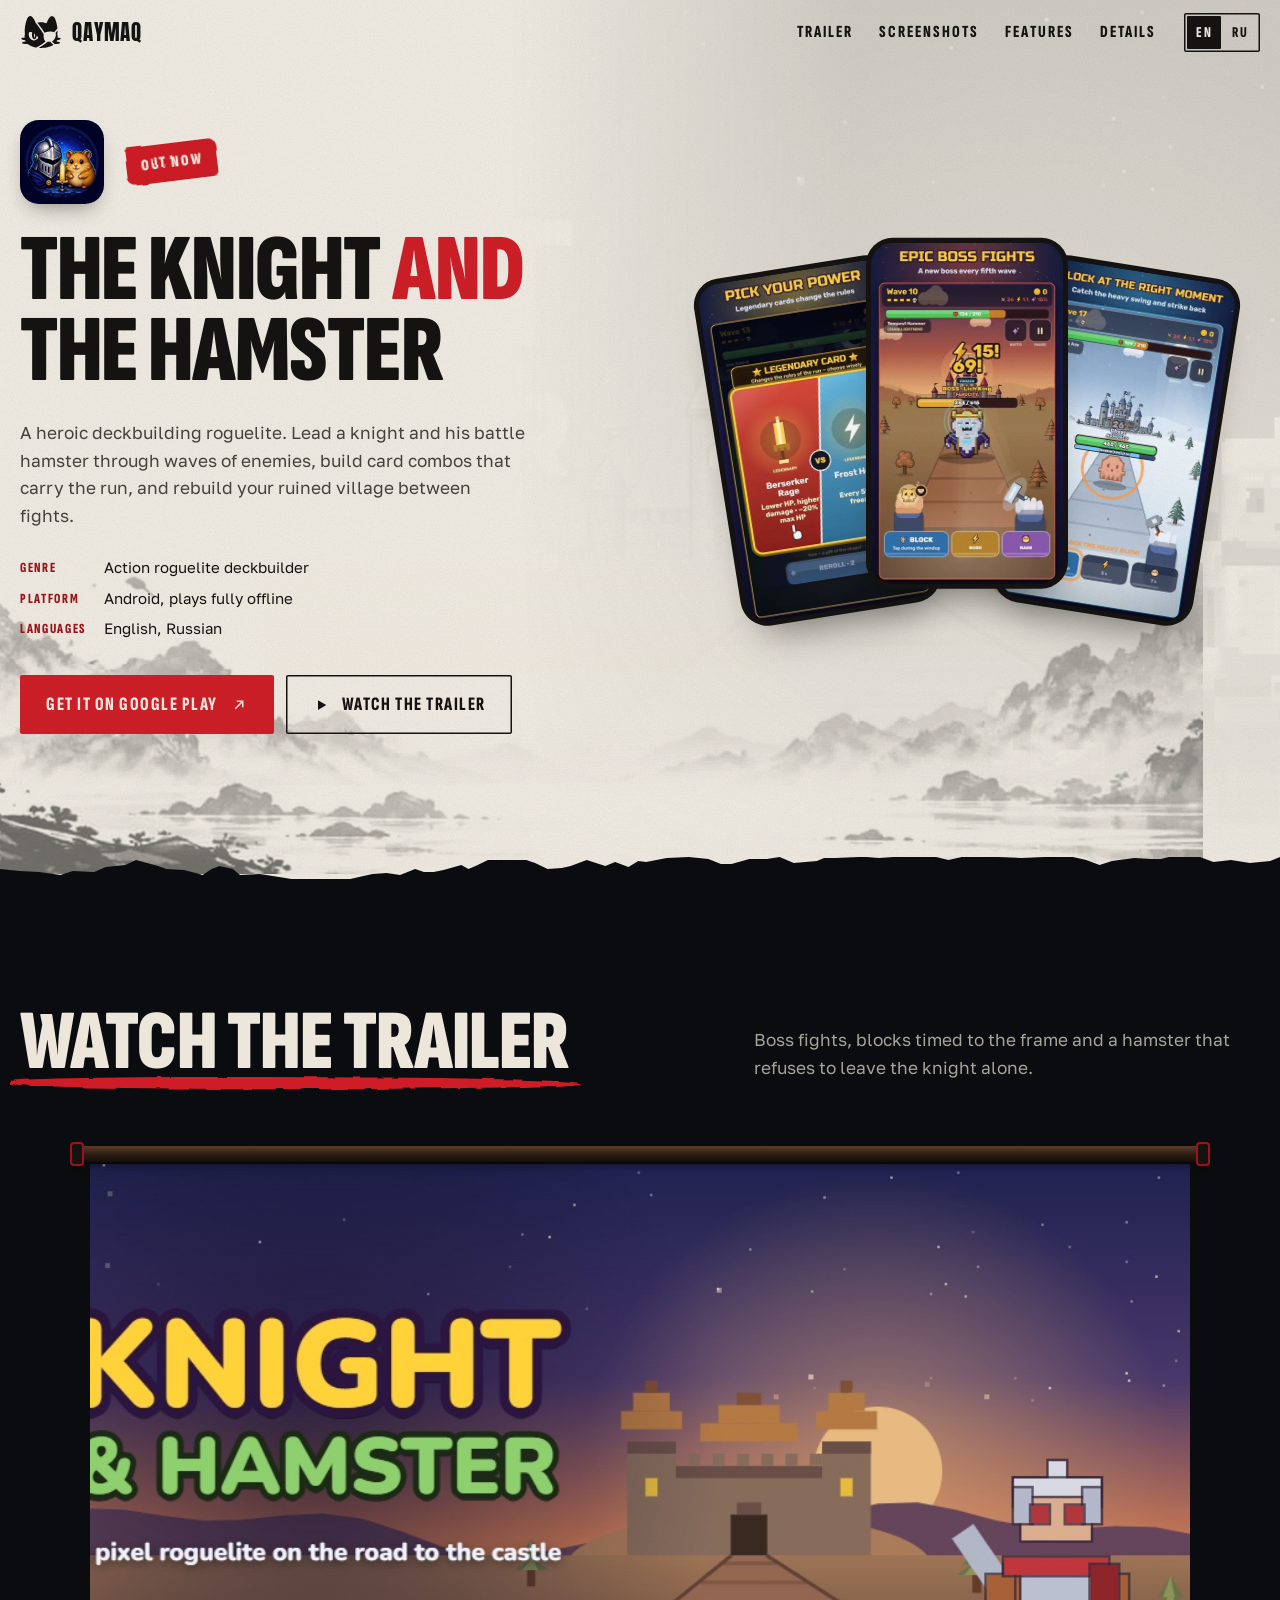
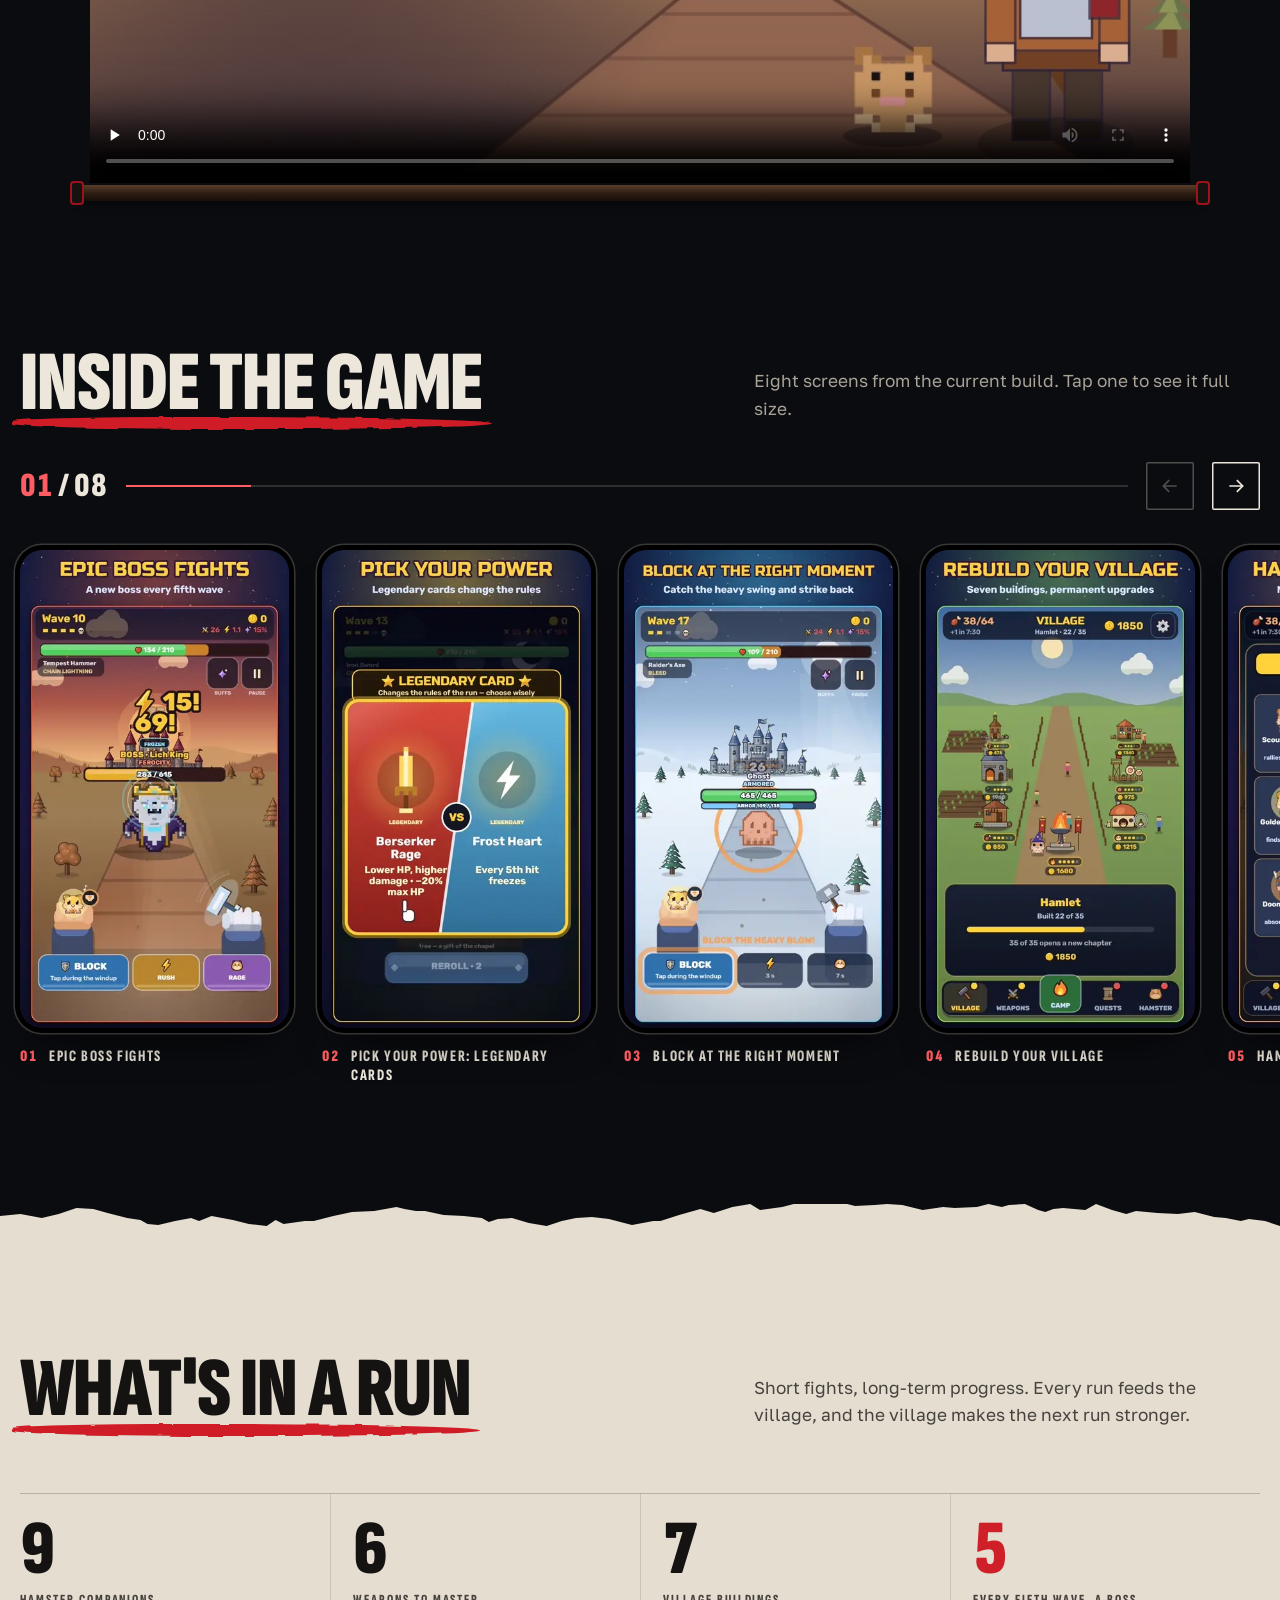
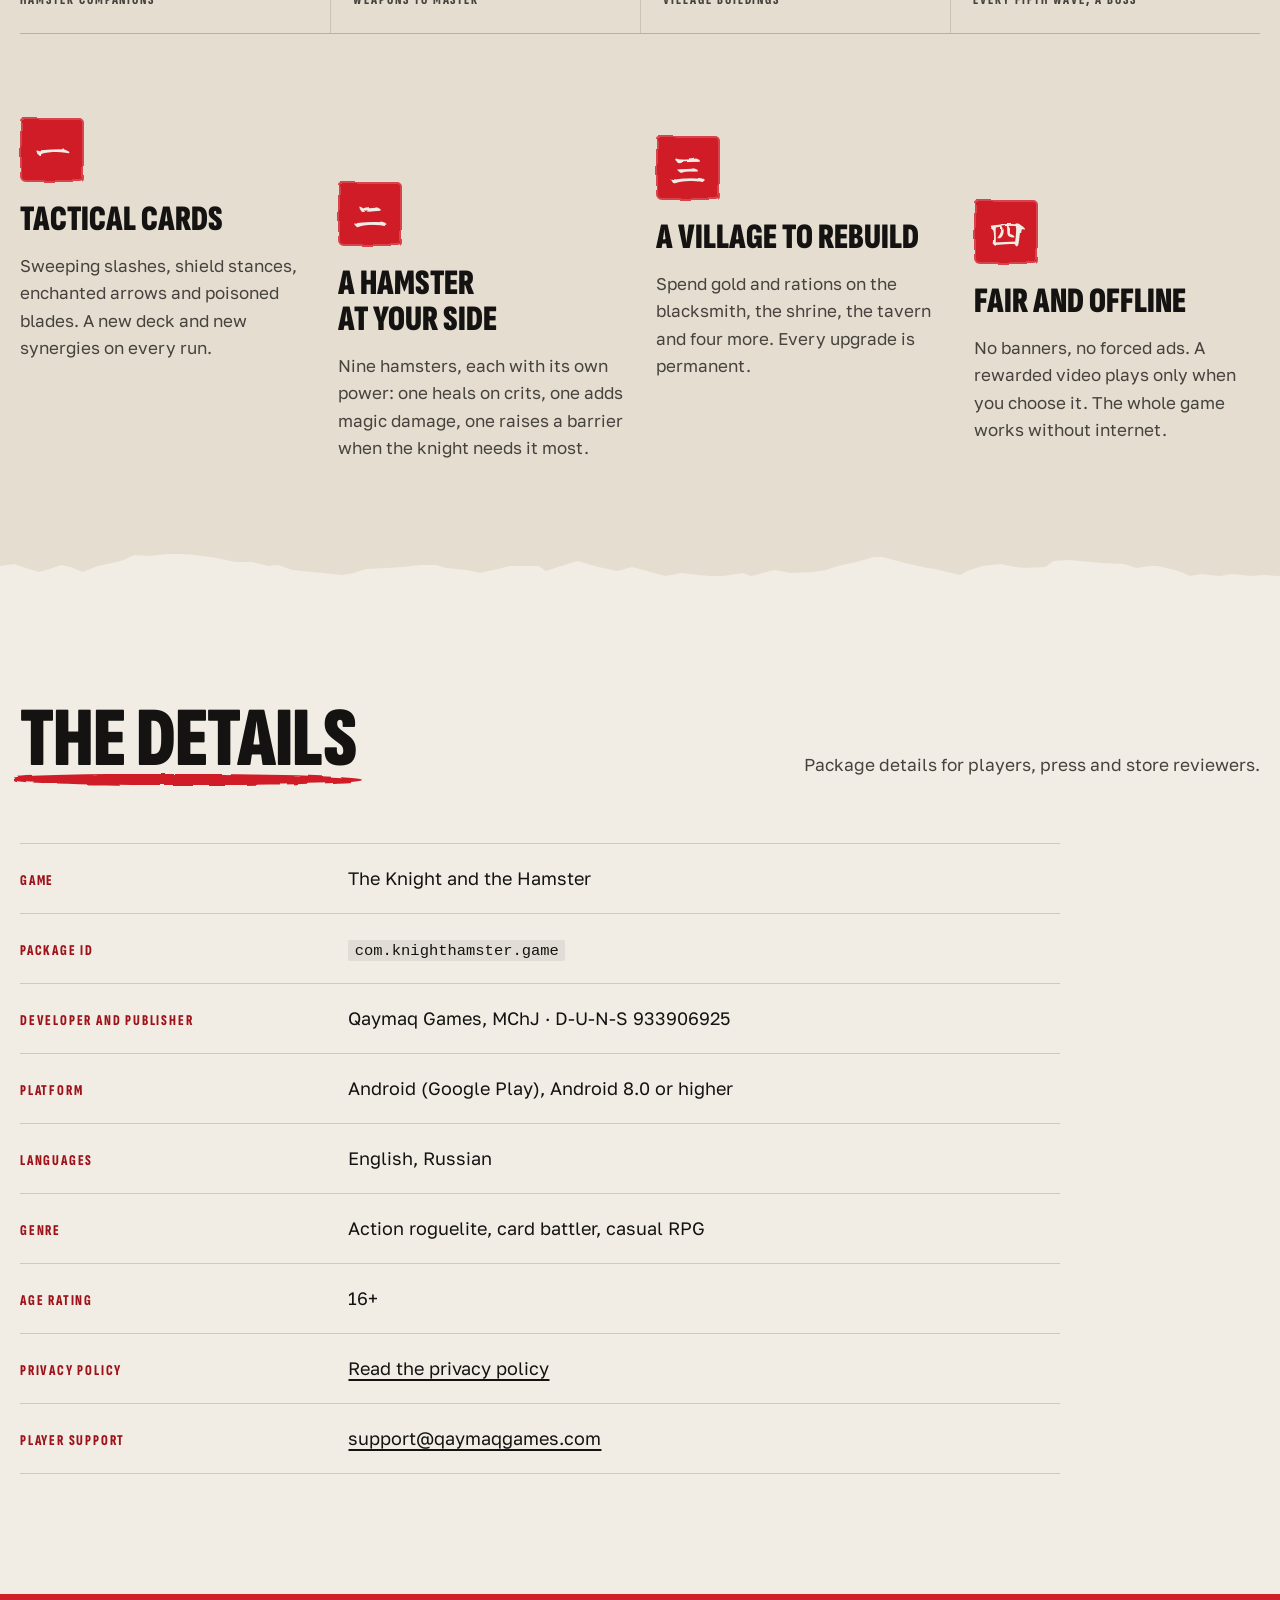
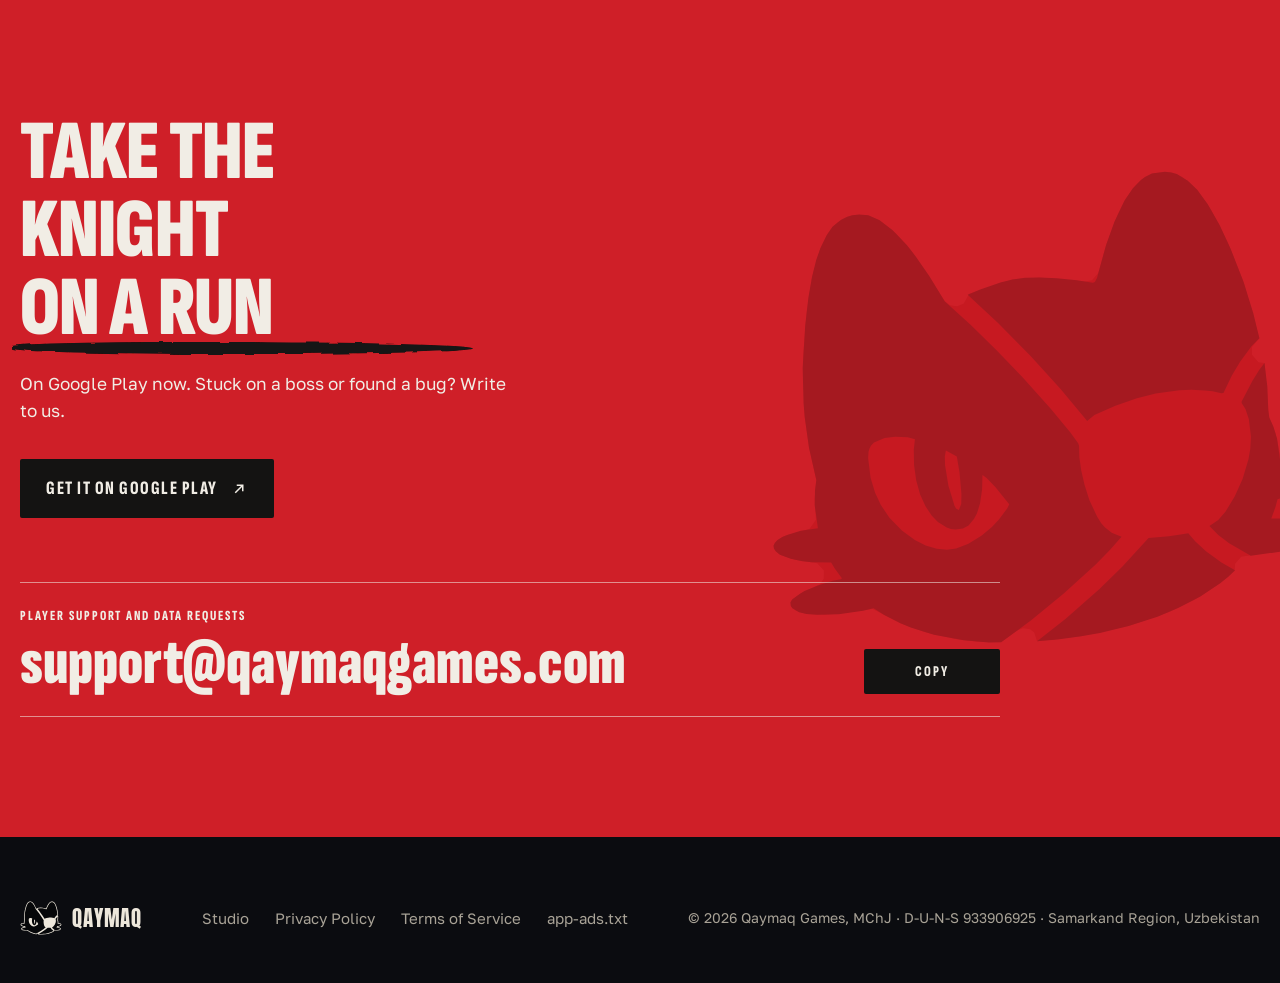
<file: knight-hamster/index.html>
<!DOCTYPE html>
<html lang="en">
<head>
  <meta charset="UTF-8">
  <meta name="viewport" content="width=device-width, initial-scale=1, viewport-fit=cover">
  <title>The Knight and the Hamster: Action Roguelite Deckbuilder | Qaymaq Games</title>
  <meta name="description" content="The Knight and the Hamster by Qaymaq Games: an action roguelite deckbuilder for Android with tactical card combat, a hamster companion, a village to rebuild and full offline play.">
  <meta name="theme-color" content="#f1ede5">
  <link rel="icon" href="/favicon.svg" type="image/svg+xml">
  <link rel="icon" href="/favicon.ico" sizes="48x48">
  <link rel="apple-touch-icon" href="/apple-touch-icon.png">
  <link rel="manifest" href="/site.webmanifest">
  <link rel="canonical" href="https://www.qaymaqgames.com/knight-hamster">

  <meta property="og:type" content="website">
  <meta property="og:site_name" content="Qaymaq Games">
  <meta property="og:url" content="https://www.qaymaqgames.com/knight-hamster">
  <meta property="og:title" content="The Knight and the Hamster: Action Roguelite Deckbuilder | Qaymaq Games">
  <meta property="og:description" content="A roguelite journey with your faithful combat hamster. Build a deck of strikes, parry boss attacks and rebuild the village. On Google Play, fully playable offline.">
  <meta property="og:image" content="https://www.qaymaqgames.com/assets/knight-hamster/feature-graphic-1024x500.jpg">
  <meta name="twitter:card" content="summary_large_image">
  <meta name="twitter:title" content="The Knight and the Hamster | Qaymaq Games">
  <meta name="twitter:description" content="Action roguelite deckbuilder on Android. Defeat bosses with your faithful hamster companion.">
  <meta name="twitter:image" content="https://www.qaymaqgames.com/assets/knight-hamster/feature-graphic-1024x500.jpg">

  <script type="application/ld+json">
  {
    "@context": "https://schema.org",
    "@type": "VideoGame",
    "name": "The Knight and the Hamster",
    "alternateName": "Knight and Hamster",
    "url": "https://www.qaymaqgames.com/knight-hamster",
    "image": "https://www.qaymaqgames.com/assets/knight-hamster/feature-graphic-1024x500.jpg",
    "description": "Action roguelite deckbuilder with tactical card combat, a hamster companion and a village to rebuild between runs.",
    "genre": ["Action", "Roguelite", "Card Battler"],
    "gamePlatform": "Android",
    "operatingSystem": "Android 8.0+",
    "applicationCategory": "Game",
    "inLanguage": ["en", "ru"],
    "playMode": "SinglePlayer",
    "installUrl": "https://play.google.com/store/apps/details?id=com.knighthamster.game",
    "author": { "@type": "Organization", "name": "Qaymaq Games, MChJ", "url": "https://www.qaymaqgames.com/" },
    "publisher": { "@type": "Organization", "name": "Qaymaq Games, MChJ" }
  }
  </script>

  <script>
    (function () {
      var l; try { l = localStorage.getItem("qg-lang"); } catch (e) {}
      if (l !== "en" && l !== "ru") l = (navigator.language || "").toLowerCase().indexOf("ru") === 0 ? "ru" : "en";
      document.documentElement.setAttribute("data-lang", l); document.documentElement.lang = l;
    })();
  </script>
  <link rel="preconnect" href="https://fonts.googleapis.com">
  <link rel="preconnect" href="https://fonts.gstatic.com" crossorigin>
  <link rel="stylesheet" href="https://fonts.googleapis.com/css2?family=Anton&family=Golos+Text:wght@400;500;600&family=Sofia+Sans+Extra+Condensed:wght@700;800;900&display=swap">
  <link rel="stylesheet" href="https://fonts.googleapis.com/css2?family=Yuji+Boku&text=%E7%8C%AB%E5%B0%81%E4%B8%80%E4%BA%8C%E4%B8%89%E5%9B%9B%E5%A2%A8%E5%87%BA%E9%8D%9B&display=swap">
  <link rel="stylesheet" href="/css/site.css">
  <link rel="stylesheet" href="/css/page.css">
</head>
<body data-title-ru="The Knight and the Hamster: экшен-рогалик с колодой карт | Qaymaq Games" data-desc-ru="The Knight and the Hamster от Qaymaq Games: экшен-рогалик с колодой карт для Android. Тактические бои картами, хомяк-напарник, деревня, которую вы отстраиваете, и полная игра без интернета.">
<svg width="0" height="0" style="position:absolute" aria-hidden="true">
  <defs>
    <filter id="rough" x="-10%" y="-10%" width="120%" height="120%">
      <feTurbulence type="fractalNoise" baseFrequency=".045" numOctaves="2" seed="7" result="t"/>
      <feDisplacementMap in="SourceGraphic" in2="t" scale="4"/>
    </filter>
    <filter id="inkedge" x="-20%" y="-20%" width="140%" height="140%">
      <feTurbulence type="fractalNoise" baseFrequency=".03 .06" numOctaves="3" seed="3" result="t"/>
      <feDisplacementMap in="SourceGraphic" in2="t" scale="14"/>
    </filter>
    <symbol id="qg" viewBox="76 58 368 300">
      <path fill="var(--qg-base, #f1ede5)" style="stroke: var(--qg-base, #f1ede5); stroke-width: var(--qg-rim, 0px); stroke-linejoin: round" d="M146.8 76.8 140.8 85.5 133.2 102.5 126.8 123.8 120.8 150.5 116.5 188.5 116.5 207.8 118.2 228.5 115.5 240.0 114.5 253.0 109.8 258.0 93.0 260.5 88.2 262.8 86.0 265.5 86.5 268.5 89.2 271.5 98.0 276.0 111.5 280.0 115.0 285.2 114.2 290.2 111.5 293.2 98.0 297.5 92.0 301.2 91.5 304.2 94.0 307.5 100.5 310.5 112.0 312.8 141.8 313.2 157.8 324.5 172.2 332.2 190.2 339.0 203.5 342.5 218.5 345.0 230.2 338.8 233.2 338.2 237.5 339.5 239.8 341.8 240.8 347.5 268.5 348.2 298.8 346.0 324.8 341.0 342.0 335.5 359.2 327.5 369.2 321.2 370.2 316.8 374.5 313.0 408.0 312.8 420.2 310.2 427.8 305.8 428.5 302.2 427.2 300.5 420.8 297.0 408.5 293.2 405.0 288.0 405.8 283.0 408.5 280.0 428.5 273.0 433.0 269.2 434.0 265.5 432.8 263.5 427.8 260.8 412.2 258.0 407.5 253.0 406.5 239.2 404.0 229.2 405.8 195.0 402.2 194.0 398.8 188.8 399.5 184.0 404.8 179.2 400.0 143.5 393.5 117.0 386.2 95.8 379.2 82.0 371.2 72.8 364.0 68.8 354.0 67.8 348.0 69.5 341.5 73.8 334.2 81.2 328.0 90.0 318.0 108.2 310.8 124.8 306.2 128.8 301.5 129.0 274.0 122.5 257.0 121.5 229.0 126.5 224.8 132.0 220.5 133.2 216.2 132.0 213.5 129.2 197.0 94.8 189.2 83.0 180.0 73.2 172.2 68.8 163.5 67.8 153.8 70.8Z"/>
      <path fill="currentColor" fill-rule="evenodd" d="M369.5 320.8 361.8 314.8 353.2 306.5 347.5 299.5 343.8 293.8 331.5 294.0 318.8 293.2 300.0 308.8 284.0 320.5 260.5 336.0 240.8 347.5 253.8 348.2 268.5 348.2 280.5 347.8 298.8 346.0 317.5 342.8 331.0 339.2 345.8 334.0 359.2 327.5 364.8 324.2Z M405.8 195.0 402.0 198.8 396.8 205.0 388.2 217.0 388.2 218.0 390.0 221.8 391.2 228.5 391.0 239.5 389.5 247.0 387.5 253.2 382.2 264.8 375.8 275.0 368.8 283.5 363.5 288.2 357.5 291.2 362.2 297.5 368.2 303.5 380.5 313.2 402.0 313.2 413.0 312.0 422.2 309.5 426.0 307.5 427.8 305.8 428.5 304.2 428.5 302.2 427.2 300.5 420.8 297.0 410.5 294.0 396.5 291.8 400.2 284.8 402.0 280.5 412.8 278.8 423.2 275.5 428.5 273.0 431.0 271.2 433.0 269.2 434.0 267.0 434.0 265.5 432.8 263.5 431.0 262.2 427.0 260.5 418.2 258.8 407.0 258.2 407.0 243.0 405.8 235.2 404.0 229.2 404.0 224.5 405.5 210.0Z M368.0 70.5 364.8 69.0 360.8 68.0 352.5 68.0 348.0 69.5 345.2 71.0 339.5 75.5 333.2 82.5 325.2 94.5 318.0 108.2 309.5 127.8 307.8 130.2 306.5 130.5 297.0 127.5 284.8 124.5 274.0 122.5 265.0 121.5 257.0 121.5 249.8 122.2 236.2 124.8 228.0 127.0 244.2 147.0 261.5 170.2 277.2 193.2 291.0 215.5 296.0 212.5 309.8 208.5 323.8 205.8 335.8 204.5 350.8 204.5 358.2 205.2 366.5 206.8 371.2 208.0 376.5 210.0 377.8 210.0 384.5 200.0 390.8 192.2 399.2 183.5 404.8 179.2 403.2 163.2 400.0 143.5 394.8 121.5 390.0 105.8 384.5 91.8 379.2 82.0 374.2 75.5Z M160.2 68.2 156.2 69.5 150.2 73.2 145.8 78.0 140.8 85.5 137.2 92.5 133.2 102.5 129.2 114.8 124.8 131.8 119.5 158.0 117.0 179.8 116.5 188.5 116.5 207.8 118.2 228.5 116.5 234.8 115.0 244.0 115.0 258.5 104.2 258.5 95.8 259.8 92.2 260.8 89.0 262.2 87.0 263.8 86.0 265.5 86.0 267.2 87.0 269.2 89.2 271.5 95.5 275.0 102.5 277.5 108.2 279.0 120.2 280.8 122.0 285.0 125.5 291.5 124.8 292.0 119.5 292.2 110.5 293.8 101.2 296.2 98.0 297.5 93.0 300.2 91.5 302.0 91.5 304.2 92.2 305.8 96.0 308.8 100.5 310.5 107.0 312.0 120.5 313.5 135.8 313.5 142.5 312.8 148.5 318.0 157.8 324.5 163.8 328.0 177.5 334.5 195.5 340.5 210.8 344.0 218.5 345.0 239.0 334.0 261.5 320.2 283.8 305.0 294.0 297.2 302.2 290.2 296.5 286.8 292.8 283.0 290.8 280.0 288.8 275.5 285.5 264.8 283.8 254.8 283.0 245.5 283.0 237.5 283.8 230.2 283.5 228.5 279.5 221.0 269.5 204.8 254.8 182.8 241.2 164.0 227.2 145.8 213.2 129.0 205.8 111.8 199.2 98.8 194.8 91.0 187.2 80.5 180.0 73.2 173.5 69.2 167.8 67.8 163.5 67.8ZM153.8 213.8 155.0 212.0 157.2 210.2 164.2 208.5 170.8 208.5 178.5 210.0 182.8 211.8 181.2 218.0 180.0 227.8 180.0 237.5 181.2 246.5 183.5 254.2 186.5 260.5 189.8 265.0 194.8 269.2 197.2 270.5 200.0 271.2 204.8 271.2 208.5 269.8 212.5 266.2 214.8 263.0 217.5 257.2 220.0 248.8 221.5 239.8 223.8 242.0 228.5 248.5 235.5 260.2 234.0 262.5 227.8 268.8 222.8 272.8 215.8 277.2 206.8 281.2 198.8 283.0 193.0 283.0 186.8 281.5 180.2 278.5 174.0 274.2 166.8 267.2 160.2 258.2 156.0 249.5 153.5 241.5 152.0 231.8 152.2 219.5 153.0 215.5Z"/>
      <path fill="var(--qg-base, #f1ede5)" d="M201.0 221.5 207.2 226.2 207.5 236.2 206.8 249.8 205.8 256.0 203.8 259.5 202.2 258.2 201.5 256.5 199.5 243.5 199.2 230.5 199.8 225.0Z"/>
    </symbol>
  </defs>
</svg>
<div class="grain" aria-hidden="true"></div>

<header class="site-header" data-tone="paper">
  <nav class="nav wrap" aria-label="Primary">
    <a class="brand" href="/" data-home aria-label="Qaymaq Games, home" data-label-ru="Qaymaq Games, на главную">
      <svg aria-hidden="true"><use href="#qg"/></svg>
      <span class="brand-word">QAYMAQ</span>
    </a>
    <ul class="nav-links">
      <li><a href="#trailer"><span lang="en">Trailer</span><span lang="ru">Трейлер</span></a></li>
      <li><a href="#screenshots"><span lang="en">Screenshots</span><span lang="ru">Скриншоты</span></a></li>
      <li><a href="#features"><span lang="en">Features</span><span lang="ru">Об игре</span></a></li>
      <li><a href="#details"><span lang="en">Details</span><span lang="ru">Детали</span></a></li>
    </ul>
    <div class="lang" role="group" aria-label="Language">
      <button type="button" data-lang="en" aria-pressed="true"><span>EN</span></button>
      <button type="button" data-lang="ru" aria-pressed="false"><span>RU</span></button>
    </div>
    <button class="menu-btn" type="button" aria-expanded="false" aria-label="Menu" data-label-ru="Меню"><span></span><span></span></button>
  </nav>
</header>

<main id="top">
  <section class="kh-hero" data-tone="paper" aria-labelledby="kh-title">
    <div class="kh-bg" aria-hidden="true"></div>
    <img class="layer plate l-range" src="/assets/site/range.webp" alt="" aria-hidden="true">
    <div class="mist m2" aria-hidden="true"></div>
    <div class="wrap kh-hero-grid">
      <div>
        <div class="kh-id">
          <img class="kh-icon" src="/assets/site/kh_icon.webp" alt="The Knight and the Hamster app icon" data-alt-ru="Иконка игры The Knight and the Hamster" width="84" height="84">
          <span class="stamp stamp--on"><span lang="en">Out now</span><span lang="ru">Вышла</span></span>
        </div>
        <h1 id="kh-title" class="kh-title">The Knight <span class="amp">and</span> the Hamster</h1>
        <p class="lead" lang="en">A heroic deckbuilding roguelite. Lead a knight and his battle hamster through waves of enemies, build card combos that carry the run, and rebuild your ruined village between fights.</p>
        <p class="lead" lang="ru">Героический рогалик с колодой карт. Ведите рыцаря и его боевого хомяка сквозь волны врагов, собирайте комбо, которые вытянут забег, и отстраивайте разрушенную деревню между боями.</p>
        <dl class="meta">
          <dt><span lang="en">Genre</span><span lang="ru">Жанр</span></dt><dd><span lang="en">Action roguelite deckbuilder</span><span lang="ru">Экшен-рогалик с колодой карт</span></dd>
          <dt><span lang="en">Platform</span><span lang="ru">Платформа</span></dt><dd><span lang="en">Android, plays fully offline</span><span lang="ru">Android, играется полностью без интернета</span></dd>
          <dt><span lang="en">Languages</span><span lang="ru">Языки</span></dt><dd><span lang="en">English, Russian</span><span lang="ru">Английский, русский</span></dd>
        </dl>
        <div class="actions">
          <a class="btn btn--shu" href="https://play.google.com/store/apps/details?id=com.knighthamster.game" target="_blank" rel="noopener noreferrer"><span lang="en">Get it on Google Play</span><span lang="ru">Скачать в Google Play</span><svg viewBox="0 0 24 24" fill="none" stroke="currentColor" stroke-width="2" aria-hidden="true"><path d="M7 17L17 7M9 7h8v8"/></svg></a>
          <a class="btn btn--ghost" href="#trailer"><svg viewBox="0 0 24 24" aria-hidden="true"><path d="M8 5.5v13l11-6.5z" fill="currentColor"/></svg><span lang="en">Watch the trailer</span><span lang="ru">Смотреть трейлер</span></a>
        </div>
      </div>
      <div class="phones" aria-hidden="true">
        <div class="phone"><img src="/assets/site/kh2_en_02.webp" data-ru="/assets/site/kh2_ru_02.webp" alt=""></div>
        <div class="phone"><img src="/assets/site/kh2_en_01.webp" data-ru="/assets/site/kh2_ru_01.webp" alt=""></div>
        <div class="phone"><img src="/assets/site/kh2_en_03.webp" data-ru="/assets/site/kh2_ru_03.webp" alt=""></div>
      </div>
    </div>
    <svg class="tear bottom" viewBox="0 0 1440 34" preserveAspectRatio="none" aria-hidden="true"><path fill="var(--night)" d="M0 34V18L22 20L44 21L68 24L82 20L106 21L119 16L141 14L153 9L178 15L187 18L207 19L220 22L228 24L238 18L247 15L262 18L270 24L292 23L314 26L328 28L343 28L360 28L368 28L378 28L394 28L419 23L435 22L450 24L467 18L477 21L488 21L499 19L519 14L527 18L535 15L549 9L572 9L592 9L602 12L616 18L632 17L642 15L660 9L681 15L692 11L707 16L718 10L727 11L750 7L775 6L797 8L811 13L823 13L843 8L863 8L877 6L893 12L919 10L927 7L940 7L966 6L975 6L989 7L1005 6L1023 6L1043 6L1053 6L1067 9L1082 6L1101 6L1123 6L1149 7L1175 6L1195 6L1207 6L1222 9L1237 14L1251 10L1276 7L1296 8L1306 8L1315 6L1326 6L1350 6L1365 11L1385 9L1406 12L1429 10L1440 6V34Z"/></svg>
  </section>

  <section class="band band--night" id="trailer" data-tone="night" aria-labelledby="trailer-title">
    <div class="wrap">
      <div class="sec-head">
        <h2 id="trailer-title" class="display h2"><span class="brush-u"><span lang="en">Watch the trailer</span><span lang="ru">Трейлер</span></span></h2>
        <p class="lead" lang="en">Boss fights, blocks timed to the frame and a hamster that refuses to leave the knight alone.</p>
        <p class="lead" lang="ru">Бои с боссами, блоки точно в момент удара и хомяк, который ни на шаг не отходит от рыцаря.</p>
      </div>
      <div class="screen">
        <i class="rod top" aria-hidden="true"></i><i class="rod bot" aria-hidden="true"></i>
        <video id="trailerVideo" controls playsinline preload="none" poster="/assets/knight-hamster/feature-graphic-1024x500.jpg" aria-label="The Knight and the Hamster gameplay trailer" data-label-ru="Геймплейный трейлер The Knight and the Hamster">
          <source src="/assets/knight-hamster/trailer.mp4" type="video/mp4">
        </video>
      </div>
    </div>
  </section>

  <section class="band band--night" id="screenshots" data-tone="night" aria-labelledby="shots-title" style="padding-top: 24px">
    <div class="wrap">
      <div class="sec-head" style="margin-bottom: 40px">
        <h2 id="shots-title" class="display h2"><span class="brush-u"><span lang="en">Inside the game</span><span lang="ru">Внутри игры</span></span></h2>
        <p class="lead" lang="en">Eight screens from the current build. Tap one to see it full size.</p>
        <p class="lead" lang="ru">Восемь экранов из текущей версии. Нажмите, чтобы открыть в полный размер.</p>
      </div>
      <div class="shots-bar">
        <span class="shots-count" aria-hidden="true"><b id="shotsCur">01</b> / 08</span>
        <span class="shots-track" aria-hidden="true"><i id="shotsBar"></i></span>
        <button class="arrow" id="shotsPrev" type="button" aria-label="Previous screenshots" data-label-ru="Предыдущие скриншоты"><svg viewBox="0 0 24 24" fill="none" stroke="currentColor" stroke-width="2" aria-hidden="true"><path d="M20 12H4M11 5l-7 7 7 7"/></svg></button>
        <button class="arrow" id="shotsNext" type="button" aria-label="Next screenshots" data-label-ru="Следующие скриншоты"><svg viewBox="0 0 24 24" fill="none" stroke="currentColor" stroke-width="2" aria-hidden="true"><path d="M4 12h16M13 5l7 7-7 7"/></svg></button>
      </div>
    </div>
    <ul class="shots" id="shots">
      <li class="shot"><button type="button"><span class="dev"><img src="/assets/site/kh2_en_01.webp" data-ru="/assets/site/kh2_ru_01.webp" alt="Epic boss fights" data-alt-ru="Эпичные бои с боссами" width="420" height="747" loading="lazy"></span><span class="cap"><span class="n">01</span><span lang="en">Epic boss fights</span><span lang="ru">Эпичные бои с боссами</span></span></button></li>
      <li class="shot"><button type="button"><span class="dev"><img src="/assets/site/kh2_en_02.webp" data-ru="/assets/site/kh2_ru_02.webp" alt="Pick your power: legendary cards" data-alt-ru="Выберите силу: легендарные карты" width="420" height="747" loading="lazy"></span><span class="cap"><span class="n">02</span><span lang="en">Pick your power: legendary cards</span><span lang="ru">Выберите силу: легендарные карты</span></span></button></li>
      <li class="shot"><button type="button"><span class="dev"><img src="/assets/site/kh2_en_03.webp" data-ru="/assets/site/kh2_ru_03.webp" alt="Block at the right moment" data-alt-ru="Блок в нужный момент" width="420" height="747" loading="lazy"></span><span class="cap"><span class="n">03</span><span lang="en">Block at the right moment</span><span lang="ru">Блок в нужный момент</span></span></button></li>
      <li class="shot"><button type="button"><span class="dev"><img src="/assets/site/kh2_en_04.webp" data-ru="/assets/site/kh2_ru_04.webp" alt="Rebuild your village" data-alt-ru="Отстройте деревню" width="420" height="747" loading="lazy"></span><span class="cap"><span class="n">04</span><span lang="en">Rebuild your village</span><span lang="ru">Отстройте деревню</span></span></button></li>
      <li class="shot"><button type="button"><span class="dev"><img src="/assets/site/kh2_en_05.webp" data-ru="/assets/site/kh2_ru_05.webp" alt="Hamsters and hats" data-alt-ru="Хомяки и шляпы" width="420" height="747" loading="lazy"></span><span class="cap"><span class="n">05</span><span lang="en">Hamsters and hats</span><span lang="ru">Хомяки и шляпы</span></span></button></li>
      <li class="shot"><button type="button"><span class="dev"><img src="/assets/site/kh2_en_06.webp" data-ru="/assets/site/kh2_ru_06.webp" alt="Master six weapons" data-alt-ru="Освойте шесть видов оружия" width="420" height="747" loading="lazy"></span><span class="cap"><span class="n">06</span><span lang="en">Master six weapons</span><span lang="ru">Освойте шесть видов оружия</span></span></button></li>
      <li class="shot"><button type="button"><span class="dev"><img src="/assets/site/kh2_en_07.webp" data-ru="/assets/site/kh2_ru_07.webp" alt="New quests every day" data-alt-ru="Новые задания каждый день" width="420" height="747" loading="lazy"></span><span class="cap"><span class="n">07</span><span lang="en">New quests every day</span><span lang="ru">Новые задания каждый день</span></span></button></li>
      <li class="shot"><button type="button"><span class="dev"><img src="/assets/site/kh2_en_08.webp" data-ru="/assets/site/kh2_ru_08.webp" alt="Grow stronger every run" data-alt-ru="Сильнее с каждым забегом" width="420" height="747" loading="lazy"></span><span class="cap"><span class="n">08</span><span lang="en">Grow stronger every run</span><span lang="ru">Сильнее с каждым забегом</span></span></button></li>
    </ul>
    <svg class="tear bottom" viewBox="0 0 1440 34" preserveAspectRatio="none" aria-hidden="true"><path fill="var(--paper-deep)" d="M0 34V18L23 16L47 20L66 16L86 10L105 11L121 15L143 20L158 22L166 26L178 27L197 23L215 20L224 23L238 18L262 22L280 26L300 28L310 22L319 26L343 23L353 23L375 18L396 14L421 13L446 9L455 11L468 13L478 13L499 17L522 18L542 20L550 24L560 21L576 20L595 25L615 28L632 23L648 20L666 19L685 21L711 27L735 23L743 23L764 17L788 11L803 15L824 9L844 6L855 12L880 9L893 6L909 6L930 6L953 6L962 8L984 7L998 6L1015 7L1038 12L1061 9L1074 10L1099 9L1112 6L1127 9L1135 7L1153 6L1168 12L1176 14L1185 11L1196 10L1221 12L1233 6L1251 12L1267 16L1278 13L1302 15L1325 16L1344 14L1366 19L1379 20L1396 23L1405 21L1423 23L1440 28V34Z"/></svg>
  </section>

  <section class="band band--deep" id="features" data-tone="paper" aria-labelledby="feat-title">
    <div class="wrap">
      <div class="sec-head">
        <h2 id="feat-title" class="display h2"><span class="brush-u"><span lang="en">What's in a run</span><span lang="ru">Что в забеге</span></span></h2>
        <p class="lead" lang="en">Short fights, long-term progress. Every run feeds the village, and the village makes the next run stronger.</p>
        <p class="lead" lang="ru">Короткие бои и долгий прогресс. Каждый забег кормит деревню, а деревня делает следующий забег сильнее.</p>
      </div>
      <div class="tally">
        <div><b>9</b><span class="label"><span lang="en">Hamster companions</span><span lang="ru">Хомяков-напарников</span></span></div>
        <div><b>6</b><span class="label"><span lang="en">Weapons to master</span><span lang="ru">Видов оружия</span></span></div>
        <div><b>7</b><span class="label"><span lang="en">Village buildings</span><span lang="ru">Построек в деревне</span></span></div>
        <div><b><em>5</em></b><span class="label"><span lang="en">Every fifth wave, a boss</span><span lang="ru">Каждая пятая волна — босс</span></span></div>
      </div>
      <ol class="steps feats">
        <li class="step"><span class="seal" aria-hidden="true">一</span>
          <h3><span lang="en">Tactical cards</span><span lang="ru">Тактика карт</span></h3>
          <p lang="en">Sweeping slashes, shield stances, enchanted arrows and poisoned blades. A new deck and new synergies on every run.</p>
          <p lang="ru">Размашистые удары, стойки со щитом, зачарованные стрелы и отравленные клинки. Новая колода и новые связки в каждом забеге.</p></li>
        <li class="step"><span class="seal" aria-hidden="true">二</span>
          <h3><span lang="en">A hamster at your side</span><span lang="ru">Хомяк рядом</span></h3>
          <p lang="en">Nine hamsters, each with its own power: one heals on crits, one adds magic damage, one raises a barrier when the knight needs it most.</p>
          <p lang="ru">Девять хомяков, у каждого своя сила: один лечит на критах, другой добавляет магический урон, третий ставит барьер, когда рыцарю тяжелее всего.</p></li>
        <li class="step"><span class="seal" aria-hidden="true">三</span>
          <h3><span lang="en">A village to rebuild</span><span lang="ru">Деревня</span></h3>
          <p lang="en">Spend gold and rations on the blacksmith, the shrine, the tavern and four more. Every upgrade is permanent.</p>
          <p lang="ru">Тратьте золото и припасы на кузницу, святилище, таверну и ещё четыре постройки. Каждое улучшение остаётся навсегда.</p></li>
        <li class="step"><span class="seal" aria-hidden="true">四</span>
          <h3><span lang="en">Fair and offline</span><span lang="ru">Честно и офлайн</span></h3>
          <p lang="en">No banners, no forced ads. A rewarded video plays only when you choose it. The whole game works without internet.</p>
          <p lang="ru">Никаких баннеров и навязанной рекламы. Видео за награду запускается, только если вы сами его выбрали. Вся игра работает без интернета.</p></li>
      </ol>
    </div>
    <svg class="tear bottom" viewBox="0 0 1440 34" preserveAspectRatio="none" aria-hidden="true"><path fill="var(--paper)" d="M0 34V18L16 16L29 20L44 24L56 21L69 17L79 19L93 24L110 18L131 14L139 12L151 7L167 8L188 6L204 6L219 7L244 10L265 14L284 14L302 18L313 17L329 22L351 24L363 25L385 27L398 25L412 21L436 20L452 19L474 17L490 17L502 20L525 22L540 25L555 22L574 18L584 18L606 18L614 23L635 17L650 13L673 19L695 23L711 19L732 24L748 28L767 25L786 27L798 28L813 28L836 25L845 28L871 22L890 25L916 24L929 22L943 18L968 13L983 9L993 9L1018 15L1043 20L1052 21L1070 25L1080 27L1088 23L1105 18L1126 16L1142 19L1152 20L1176 19L1185 13L1203 12L1215 13L1240 15L1264 16L1279 20L1293 18L1302 18L1326 23L1339 28L1351 26L1372 28L1386 26L1407 28L1422 27L1437 28L1440 28V34Z"/></svg>
  </section>

  <section class="band" id="details" data-tone="paper" aria-labelledby="details-title">
    <div class="wrap">
      <div class="sec-head">
        <h2 id="details-title" class="display h2"><span class="brush-u"><span lang="en">The details</span><span lang="ru">Детали</span></span></h2>
        <p class="lead" lang="en">Package details for players, press and store reviewers.</p>
        <p class="lead" lang="ru">Данные о приложении для игроков, прессы и модераторов магазина.</p>
      </div>
      <dl class="specs">
        <div class="spec"><dt><span lang="en">Game</span><span lang="ru">Игра</span></dt><dd>The Knight and the Hamster</dd></div>
        <div class="spec"><dt><span lang="en">Package ID</span><span lang="ru">ID пакета</span></dt><dd><code>com.knighthamster.game</code></dd></div>
        <div class="spec"><dt><span lang="en">Developer and publisher</span><span lang="ru">Разработчик и издатель</span></dt><dd>Qaymaq Games, MChJ · D-U-N-S 933906925</dd></div>
        <div class="spec"><dt><span lang="en">Platform</span><span lang="ru">Платформа</span></dt><dd><span lang="en">Android (Google Play), Android 8.0 or higher</span><span lang="ru">Android (Google Play), Android 8.0 и выше</span></dd></div>
        <div class="spec"><dt><span lang="en">Languages</span><span lang="ru">Языки</span></dt><dd><span lang="en">English, Russian</span><span lang="ru">Английский, русский</span></dd></div>
        <div class="spec"><dt><span lang="en">Genre</span><span lang="ru">Жанр</span></dt><dd><span lang="en">Action roguelite, card battler, casual RPG</span><span lang="ru">Экшен-рогалик, карточные бои, казуальная RPG</span></dd></div>
        <div class="spec"><dt><span lang="en">Age rating</span><span lang="ru">Возрастной рейтинг</span></dt><dd>16+</dd></div>
        <div class="spec"><dt><span lang="en">Privacy policy</span><span lang="ru">Конфиденциальность</span></dt><dd><a href="/knight-hamster/privacy-policy"><span lang="en">Read the privacy policy</span><span lang="ru">Политика конфиденциальности</span></a></dd></div>
        <div class="spec"><dt><span lang="en">Player support</span><span lang="ru">Поддержка игроков</span></dt><dd><a href="mailto:support@qaymaqgames.com">support@qaymaqgames.com</a></dd></div>
      </dl>
    </div>
  </section>

  <section class="contact" id="get" data-tone="shu" aria-labelledby="get-title">
    <svg class="contact-mark" aria-hidden="true" style="--qg-base: var(--shu); color: var(--ink)"><use href="#qg"/></svg>
    <div class="wrap">
      <h2 id="get-title" class="display h2"><span class="brush-u"><span lang="en">Take the knight on a run</span><span lang="ru">Отправьте рыцаря в забег</span></span></h2>
      <p class="lead" lang="en">On Google Play now. Stuck on a boss or found a bug? Write to us.</p>
      <p class="lead" lang="ru">Уже в Google Play. Застряли на боссе или нашли баг? Напишите нам.</p>
      <div class="actions">
        <a class="btn" href="https://play.google.com/store/apps/details?id=com.knighthamster.game" target="_blank" rel="noopener noreferrer"><span lang="en">Get it on Google Play</span><span lang="ru">Скачать в Google Play</span><svg viewBox="0 0 24 24" fill="none" stroke="currentColor" stroke-width="2" aria-hidden="true"><path d="M7 17L17 7M9 7h8v8"/></svg></a>
      </div>
      <div class="addr-list">
        <div class="addr">
          <span class="label"><span lang="en">Player support and data requests</span><span lang="ru">Поддержка игроков и запросы о данных</span></span>
          <a href="mailto:support@qaymaqgames.com">support@qaymaqgames.com</a>
          <button class="copy" type="button" data-copy="support@qaymaqgames.com"><span lang="en">Copy</span><span lang="ru">Копировать</span></button>
        </div>
      </div>
    </div>
  </section>
</main>

<footer class="site-footer" data-tone="night">
  <div class="wrap foot">
    <a class="brand" href="/" data-home aria-label="Qaymaq Games, home" data-label-ru="Qaymaq Games, на главную">
      <svg aria-hidden="true"><use href="#qg"/></svg>
      <span class="brand-word">QAYMAQ</span>
    </a>
    <nav class="foot-links" aria-label="Legal">
      <a href="/" data-home><span lang="en">Studio</span><span lang="ru">Студия</span></a>
      <a href="/knight-hamster/privacy-policy"><span lang="en">Privacy Policy</span><span lang="ru">Политика конфиденциальности</span></a>
      <a href="/terms"><span lang="en">Terms of Service</span><span lang="ru">Условия использования</span></a>
      <a href="/app-ads.txt">app-ads.txt</a>
    </nav>
    <small>&copy; <span id="year">2026</span> Qaymaq Games, MChJ · D-U-N-S 933906925 · <span lang="en">Samarkand Region, Uzbekistan</span><span lang="ru">Самаркандская область, Узбекистан</span></small>
  </div>
</footer>

<dialog class="lightbox" id="lightbox" aria-label="Screenshot" data-label-ru="Скриншот">
  <button class="arrow lb-close" type="button" aria-label="Close" data-label-ru="Закрыть"><svg viewBox="0 0 24 24" fill="none" stroke="currentColor" stroke-width="2.2" aria-hidden="true"><path d="M6 6l12 12M18 6L6 18"/></svg></button>
  <button class="arrow lb-prev" type="button" aria-label="Previous" data-label-ru="Предыдущий"><svg viewBox="0 0 24 24" fill="none" stroke="currentColor" stroke-width="2" aria-hidden="true"><path d="M20 12H4M11 5l-7 7 7 7"/></svg></button>
  <figure><img alt=""></figure>
  <button class="arrow lb-next" type="button" aria-label="Next" data-label-ru="Следующий"><svg viewBox="0 0 24 24" fill="none" stroke="currentColor" stroke-width="2" aria-hidden="true"><path d="M4 12h16M13 5l7 7-7 7"/></svg></button>
  <p class="lb-cap"><b class="lb-n">01 / 08</b><span class="lb-t"></span></p>
</dialog>

<script src="/js/page.js"></script>
</body>
</html>
</file>
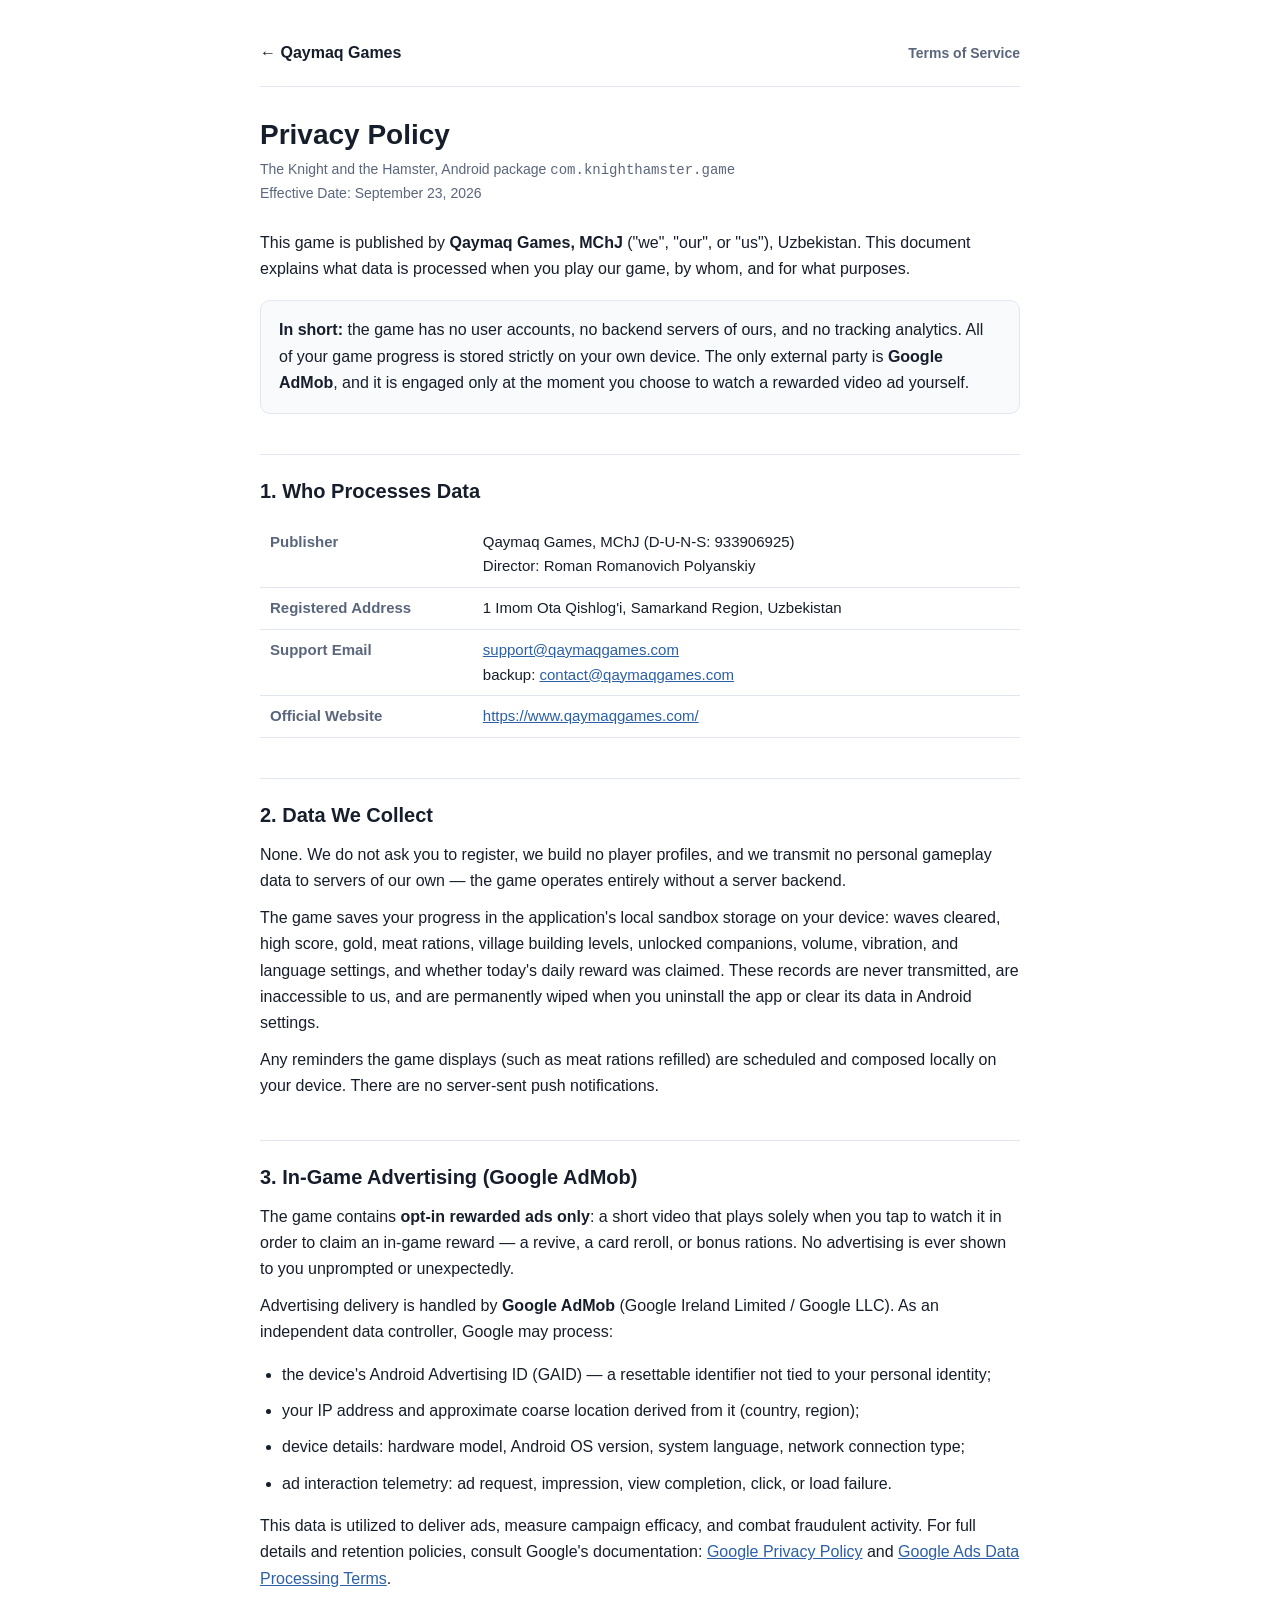
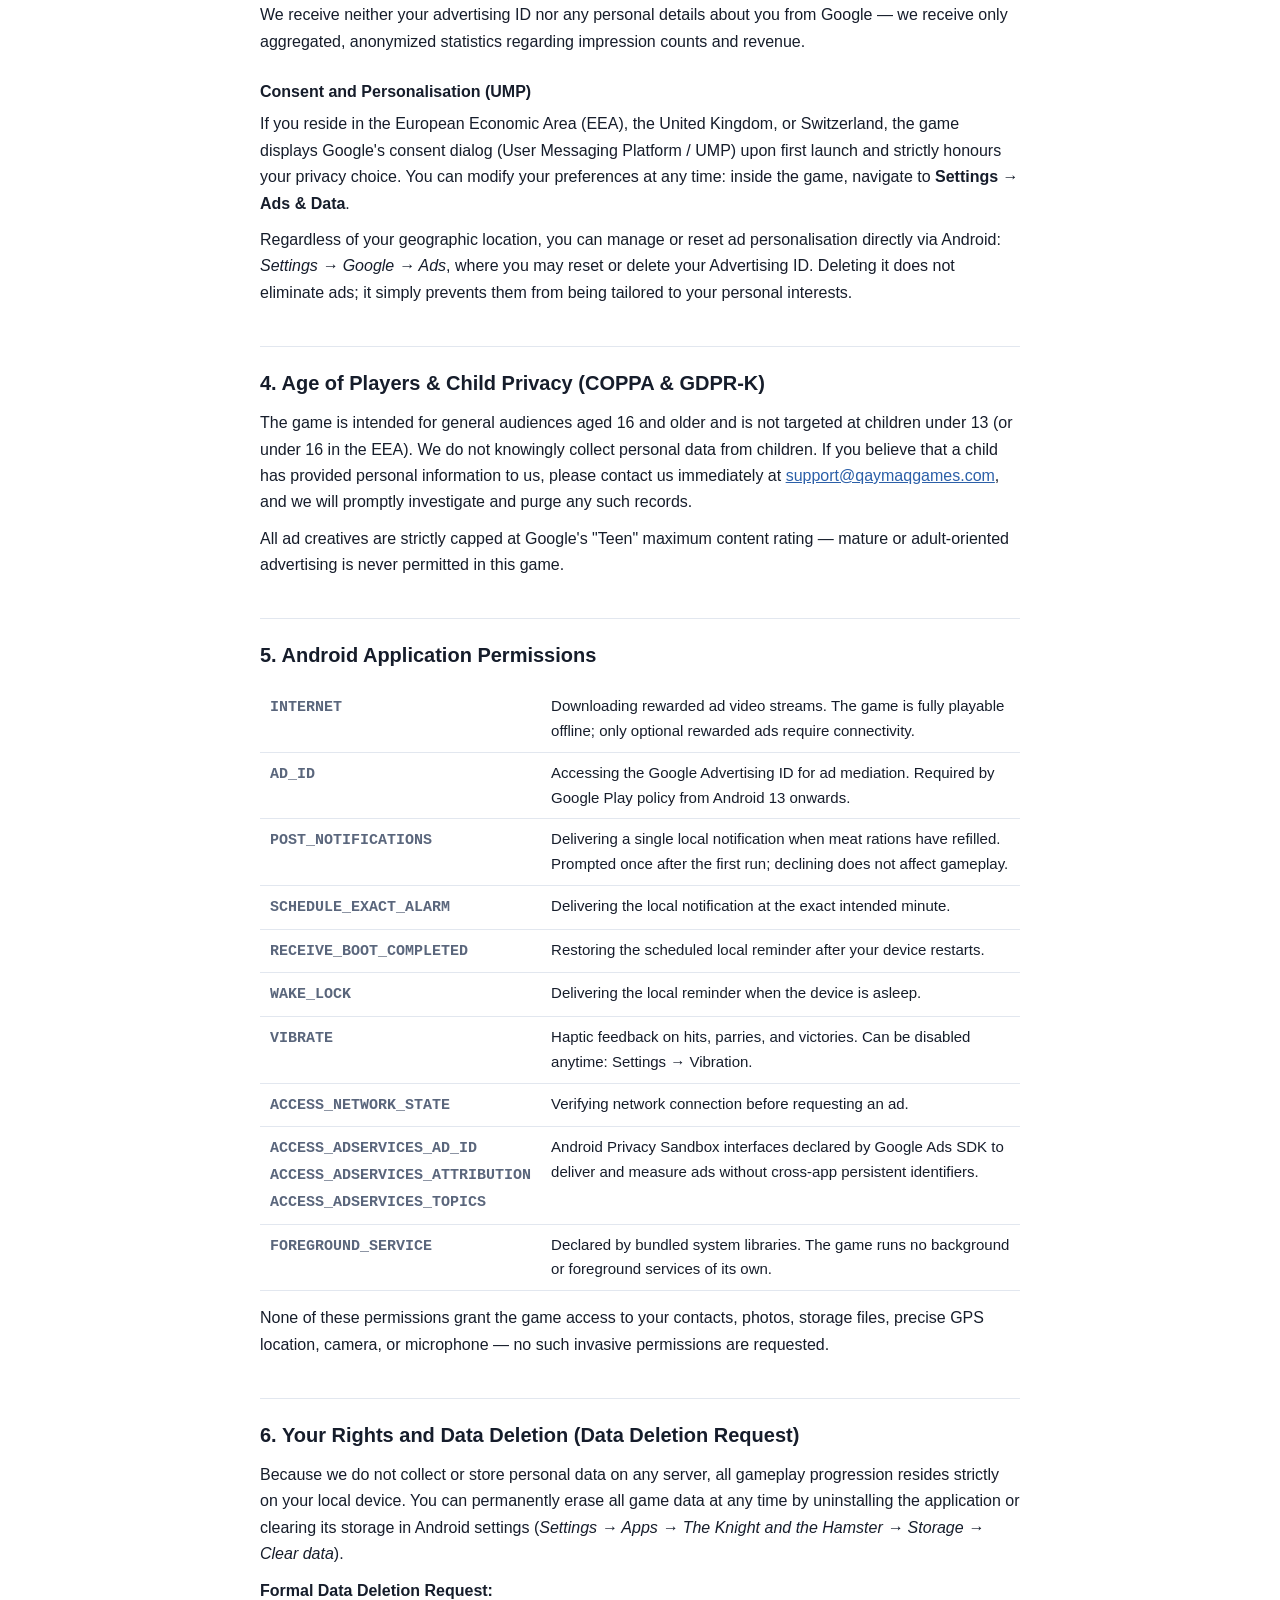
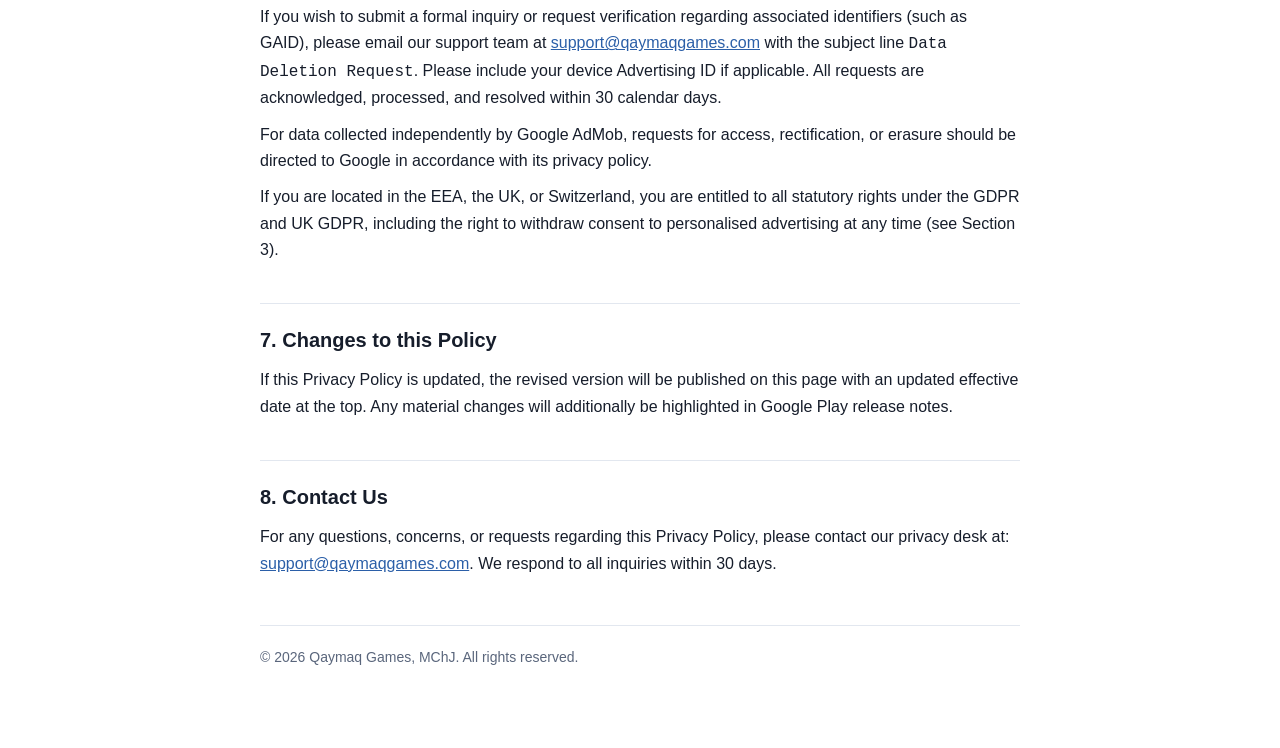
<file: privacy/index.html>
<!DOCTYPE html>
<html lang="en">
<head>
<meta charset="UTF-8" />
<meta name="viewport" content="width=device-width, initial-scale=1" />
<title>Privacy Policy — The Knight and the Hamster | Qaymaq Games</title>
<meta name="description" content="Privacy Policy for The Knight and the Hamster (com.knighthamster.game) published by Qaymaq Games, MChJ." />
<link rel="icon" href="/favicon.svg" type="image/svg+xml" />
<link rel="icon" href="/favicon.ico" sizes="48x48" />
<link rel="apple-touch-icon" href="/apple-touch-icon.png" />
<link rel="manifest" href="/site.webmanifest" />
<style>
  :root {
    color-scheme: light;
    --ink: #161d2b;
    --muted: #5a667c;
    --line: #e2e7ef;
    --bg: #ffffff;
    --accent: #2b5fa8;
  }
  * { box-sizing: border-box; }
  body {
    margin: 0;
    padding: 40px 20px 96px;
    background: var(--bg);
    color: var(--ink);
    font: 16px/1.65 -apple-system, BlinkMacSystemFont, "Segoe UI", Roboto, Arial, sans-serif;
  }
  main { max-width: 760px; margin: 0 auto; }
  .top-nav {
    display: flex;
    justify-content: space-between;
    align-items: center;
    padding-bottom: 20px;
    margin-bottom: 30px;
    border-bottom: 1px solid var(--line);
    font-size: 14px;
    flex-wrap: wrap;
    gap: 12px;
  }
  .top-nav a {
    color: var(--muted);
    text-decoration: none;
    font-weight: 600;
  }
  .top-nav a:hover {
    color: var(--accent);
  }
  .top-nav .brand-link {
    color: var(--ink);
    font-weight: 700;
    font-size: 16px;
  }
  h1 { font-size: 28px; line-height: 1.25; margin: 0 0 6px; }
  h2 { font-size: 20px; margin: 40px 0 10px; padding-top: 20px; border-top: 1px solid var(--line); }
  h3 { font-size: 16px; margin: 24px 0 6px; }
  p, li { margin: 0 0 10px; }
  ul { padding-left: 22px; }
  a { color: var(--accent); }
  .meta { color: var(--muted); font-size: 14px; margin: 0 0 24px; }
  .card {
    border: 1px solid var(--line);
    border-radius: 10px;
    padding: 16px 18px;
    margin: 18px 0;
    background: #f8fafc;
  }
  .card p:last-child, .card ul:last-child { margin-bottom: 0; }
  table { border-collapse: collapse; width: 100%; margin: 14px 0; font-size: 15px; }
  th, td { text-align: left; vertical-align: top; padding: 8px 10px; border-bottom: 1px solid var(--line); }
  th { color: var(--muted); font-weight: 600; width: 28%; }
  footer { margin-top: 48px; padding-top: 20px; border-top: 1px solid var(--line); color: var(--muted); font-size: 14px; }
  @media (max-width: 560px) { body { padding: 24px 16px 72px; } h1 { font-size: 23px; } th { width: 35%; } }
</style>
</head>
<body>
<main>

<nav class="top-nav" aria-label="Breadcrumb">
  <a class="brand-link" href="/">← Qaymaq Games</a>
  <a href="/terms-of-service.html">Terms of Service</a>
</nav>

<article>
  <h1>Privacy Policy</h1>
  <p class="meta">
    The Knight and the Hamster, Android package <code>com.knighthamster.game</code><br />
    Effective Date: September 23, 2026
  </p>

  <p>
    This game is published by <strong>Qaymaq Games, MChJ</strong> ("we", "our", or "us"), Uzbekistan.
    This document explains what data is processed when you play our game, by whom, and for what purposes.
  </p>

  <div class="card">
    <p><strong>In short:</strong> the game has no user accounts, no backend servers of ours, and no tracking analytics.
    All of your game progress is stored strictly on your own device. The only external party is
    <strong>Google AdMob</strong>, and it is engaged only at the moment you choose to watch a
    rewarded video ad yourself.</p>
  </div>

  <h2>1. Who Processes Data</h2>
  <table>
    <tr><th>Publisher</th><td>Qaymaq Games, MChJ (D-U-N-S: 933906925)<br />Director: Roman Romanovich Polyanskiy</td></tr>
    <tr><th>Registered Address</th><td>1 Imom Ota Qishlog'i, Samarkand Region, Uzbekistan</td></tr>
    <tr><th>Support Email</th><td><a href="mailto:support@qaymaqgames.com">support@qaymaqgames.com</a><br />backup: <a href="mailto:contact@qaymaqgames.com">contact@qaymaqgames.com</a></td></tr>
    <tr><th>Official Website</th><td><a href="https://www.qaymaqgames.com/">https://www.qaymaqgames.com/</a></td></tr>
  </table>

  <h2>2. Data We Collect</h2>
  <p>None. We do not ask you to register, we build no player profiles, and we transmit
  no personal gameplay data to servers of our own — the game operates entirely without a server backend.</p>
  <p>The game saves your progress in the application's local sandbox storage on your device:
  waves cleared, high score, gold, meat rations, village building levels, unlocked
  companions, volume, vibration, and language settings, and whether today's daily reward was claimed. These
  records are never transmitted, are inaccessible to us, and are permanently wiped when you
  uninstall the app or clear its data in Android settings.</p>
  <p>Any reminders the game displays (such as meat rations refilled) are scheduled and composed locally on your device. There are no
  server-sent push notifications.</p>

  <h2>3. In-Game Advertising (Google AdMob)</h2>
  <p>The game contains <strong>opt-in rewarded ads only</strong>: a short video that plays solely when you
  tap to watch it in order to claim an in-game reward — a revive, a card reroll, or bonus rations.
  No advertising is ever shown to you unprompted or unexpectedly.</p>
  <p>Advertising delivery is handled by <strong>Google AdMob</strong> (Google Ireland Limited / Google LLC).
  As an independent data controller, Google may process:</p>
  <ul>
    <li>the device's Android Advertising ID (GAID) — a resettable identifier not tied to your personal identity;</li>
    <li>your IP address and approximate coarse location derived from it (country, region);</li>
    <li>device details: hardware model, Android OS version, system language, network connection type;</li>
    <li>ad interaction telemetry: ad request, impression, view completion, click, or load failure.</li>
  </ul>
  <p>This data is utilized to deliver ads, measure campaign efficacy, and combat
  fraudulent activity. For full details and retention policies, consult Google's documentation:
  <a href="https://policies.google.com/privacy" target="_blank" rel="noopener noreferrer">Google Privacy Policy</a> and
  <a href="https://business.safety.google/adscontrollerterms/" target="_blank" rel="noopener noreferrer">Google Ads Data Processing Terms</a>.</p>
  <p>We receive neither your advertising ID nor any personal details about you from Google —
  we receive only aggregated, anonymized statistics regarding impression counts and revenue.</p>

  <h3>Consent and Personalisation (UMP)</h3>
  <p>If you reside in the European Economic Area (EEA), the United Kingdom, or Switzerland, the
  game displays Google's consent dialog (User Messaging Platform / UMP) upon first launch and
  strictly honours your privacy choice. You can modify your preferences at any time: inside the game, navigate to
  <strong>Settings → Ads &amp; Data</strong>.</p>
  <p>Regardless of your geographic location, you can manage or reset ad personalisation directly via Android:
  <em>Settings → Google → Ads</em>, where you may reset or delete your Advertising ID.
  Deleting it does not eliminate ads; it simply prevents them from being tailored to your personal interests.</p>

  <h2>4. Age of Players & Child Privacy (COPPA & GDPR-K)</h2>
  <p>The game is intended for general audiences aged 16 and older and is not targeted at children under 13 (or under 16 in the EEA).
  We do not knowingly collect personal data from children. If you believe that a
  child has provided personal information to us, please contact us immediately at
  <a href="mailto:support@qaymaqgames.com">support@qaymaqgames.com</a>, and we will promptly investigate and purge any such records.</p>
  <p>All ad creatives are strictly capped at Google's "Teen" maximum content rating — mature or adult-oriented advertising is never permitted in this game.</p>

  <h2>5. Android Application Permissions</h2>
  <table>
    <tr><th><code>INTERNET</code></th><td>Downloading rewarded ad video streams. The game is fully playable offline; only optional rewarded ads require connectivity.</td></tr>
    <tr><th><code>AD_ID</code></th><td>Accessing the Google Advertising ID for ad mediation. Required by Google Play policy from Android 13 onwards.</td></tr>
    <tr><th><code>POST_NOTIFICATIONS</code></th><td>Delivering a single local notification when meat rations have refilled. Prompted once after the first run; declining does not affect gameplay.</td></tr>
    <tr><th><code>SCHEDULE_EXACT_ALARM</code></th><td>Delivering the local notification at the exact intended minute.</td></tr>
    <tr><th><code>RECEIVE_BOOT_COMPLETED</code></th><td>Restoring the scheduled local reminder after your device restarts.</td></tr>
    <tr><th><code>WAKE_LOCK</code></th><td>Delivering the local reminder when the device is asleep.</td></tr>
    <tr><th><code>VIBRATE</code></th><td>Haptic feedback on hits, parries, and victories. Can be disabled anytime: Settings → Vibration.</td></tr>
    <tr><th><code>ACCESS_NETWORK_STATE</code></th><td>Verifying network connection before requesting an ad.</td></tr>
    <tr><th><code>ACCESS_ADSERVICES_AD_ID</code><br /><code>ACCESS_ADSERVICES_ATTRIBUTION</code><br /><code>ACCESS_ADSERVICES_TOPICS</code></th><td>Android Privacy Sandbox interfaces declared by Google Ads SDK to deliver and measure ads without cross-app persistent identifiers.</td></tr>
    <tr><th><code>FOREGROUND_SERVICE</code></th><td>Declared by bundled system libraries. The game runs no background or foreground services of its own.</td></tr>
  </table>
  <p>None of these permissions grant the game access to your contacts, photos, storage files, precise GPS location,
  camera, or microphone — no such invasive permissions are requested.</p>

  <h2>6. Your Rights and Data Deletion (Data Deletion Request)</h2>
  <p>Because we do not collect or store personal data on any server, all gameplay progression resides strictly on your local device. You can permanently erase all game data at any time by uninstalling the application or clearing its storage in Android settings (<em>Settings → Apps → The Knight and the Hamster → Storage → Clear data</em>).</p>
  <p><strong>Formal Data Deletion Request:</strong><br />
  If you wish to submit a formal inquiry or request verification regarding associated identifiers (such as GAID), please email our support team at <a href="mailto:support@qaymaqgames.com">support@qaymaqgames.com</a> with the subject line <code>Data Deletion Request</code>. Please include your device Advertising ID if applicable. All requests are acknowledged, processed, and resolved within 30 calendar days.</p>
  <p>For data collected independently by Google AdMob, requests for access, rectification, or erasure should be directed to Google in accordance with its privacy policy.</p>
  <p>If you are located in the EEA, the UK, or Switzerland, you are entitled to all statutory rights under the GDPR and UK GDPR, including the right to withdraw consent to personalised advertising at any time (see Section 3).</p>

  <h2>7. Changes to this Policy</h2>
  <p>If this Privacy Policy is updated, the revised version will be published on this page with an updated effective date at the top. Any material changes will additionally be highlighted in Google Play release notes.</p>

  <h2>8. Contact Us</h2>
  <p>For any questions, concerns, or requests regarding this Privacy Policy, please contact our privacy desk at:
  <a href="mailto:support@qaymaqgames.com">support@qaymaqgames.com</a>. We respond to all inquiries within 30 days.</p>
</article>

<footer>
  &copy; 2026 Qaymaq Games, MChJ. All rights reserved.
</footer>

</main>
</body>
</html>
</file>
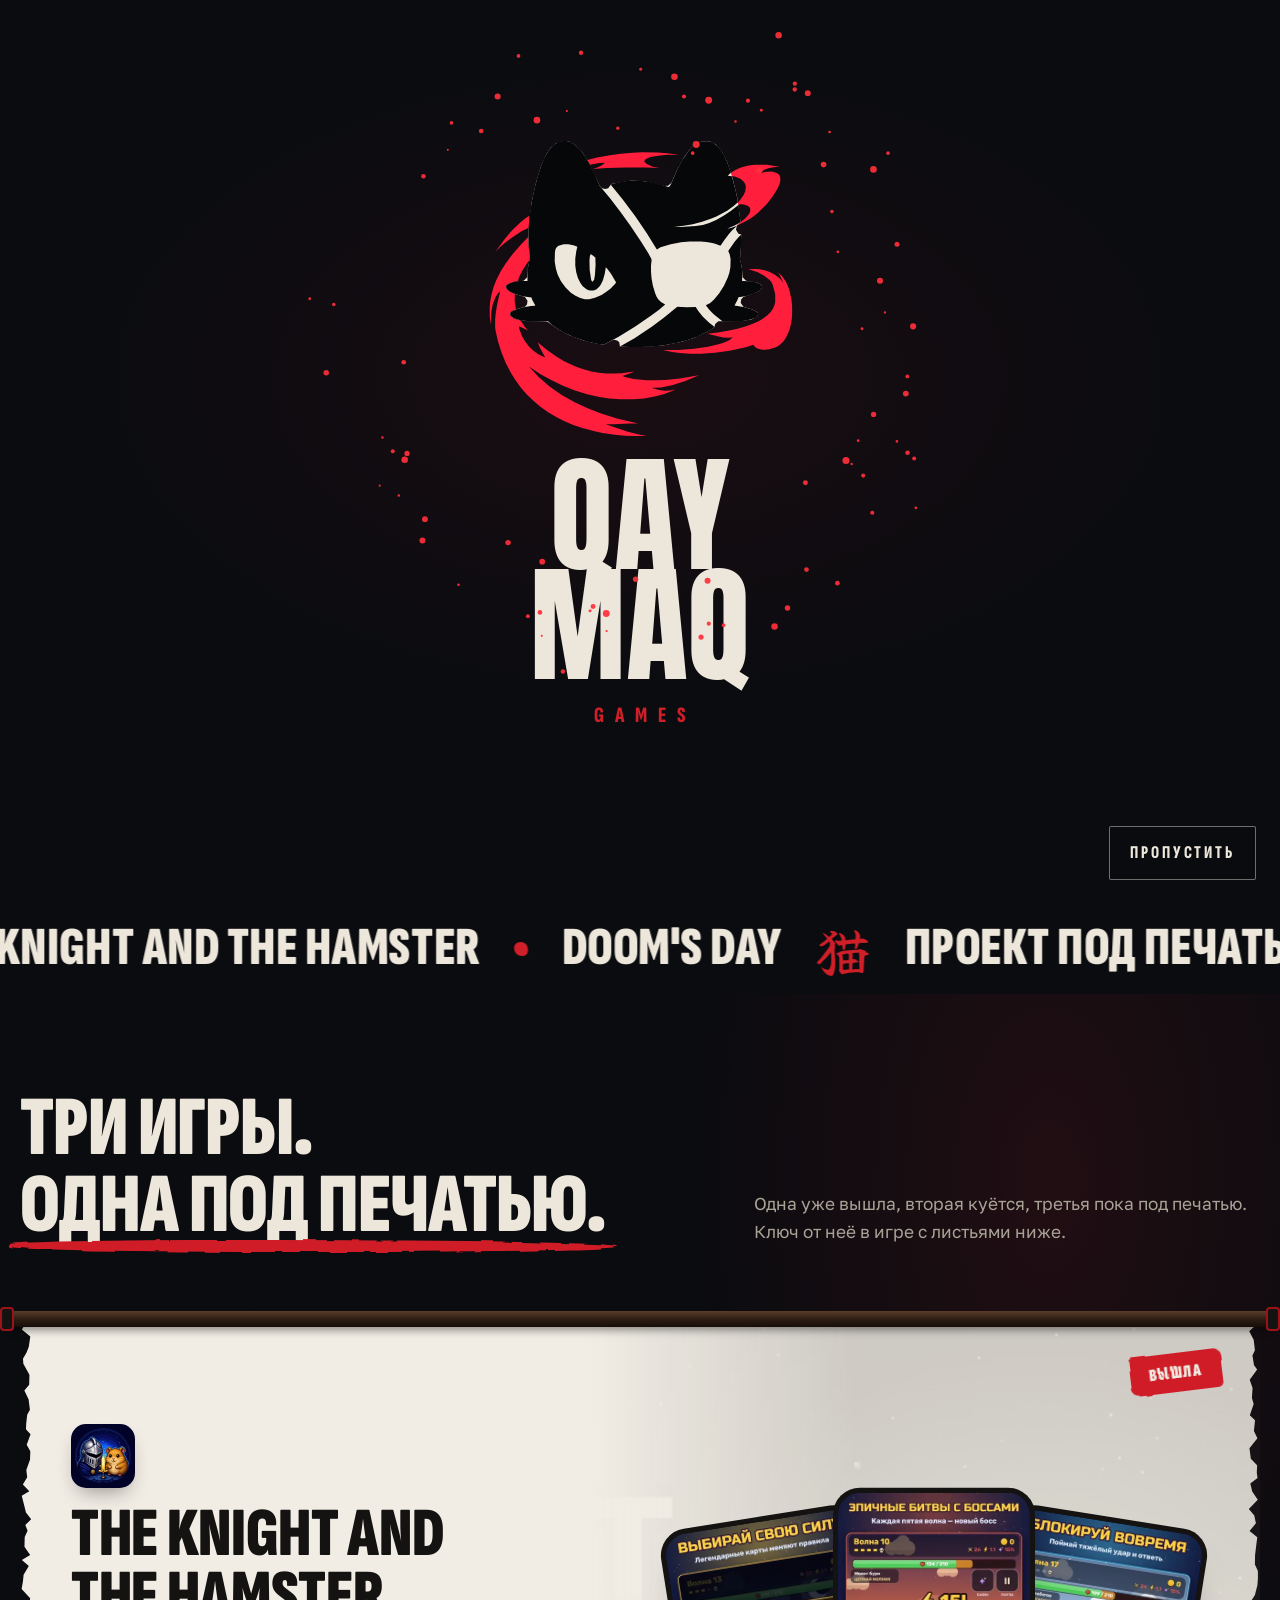
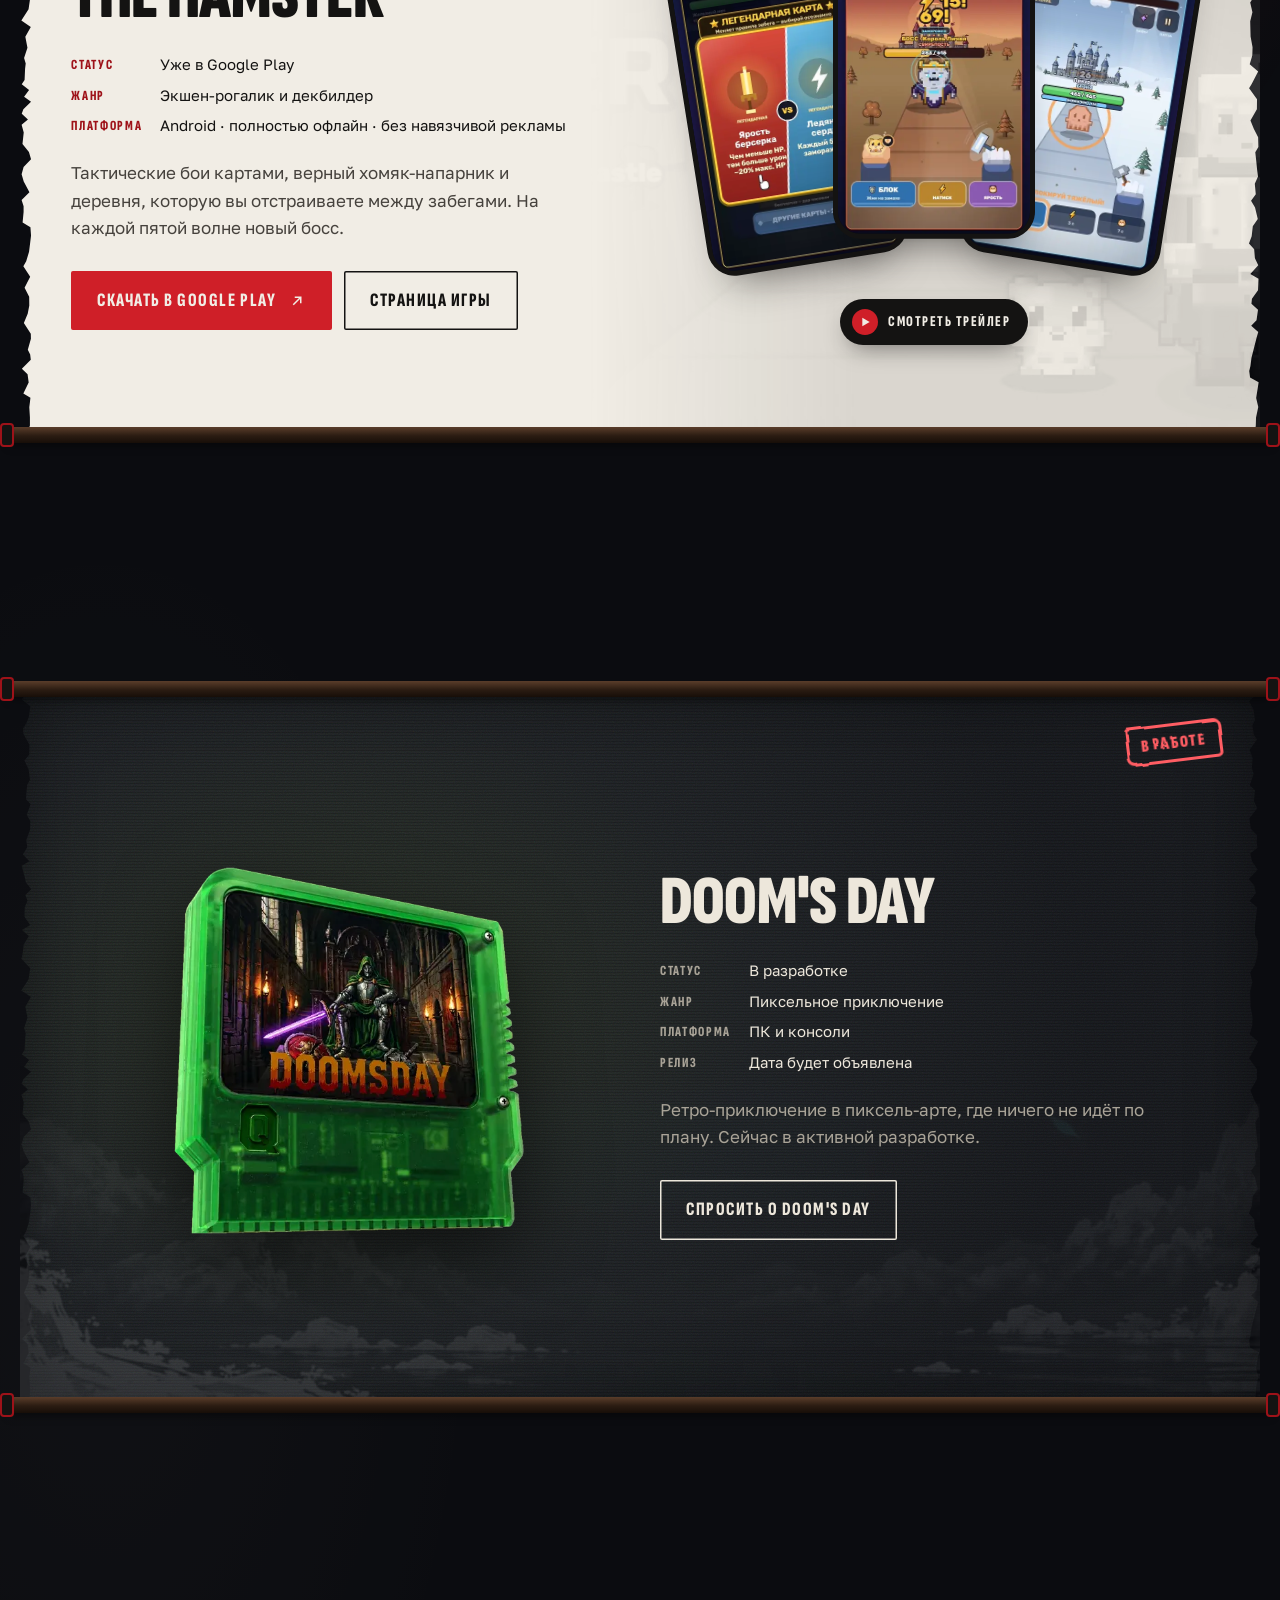
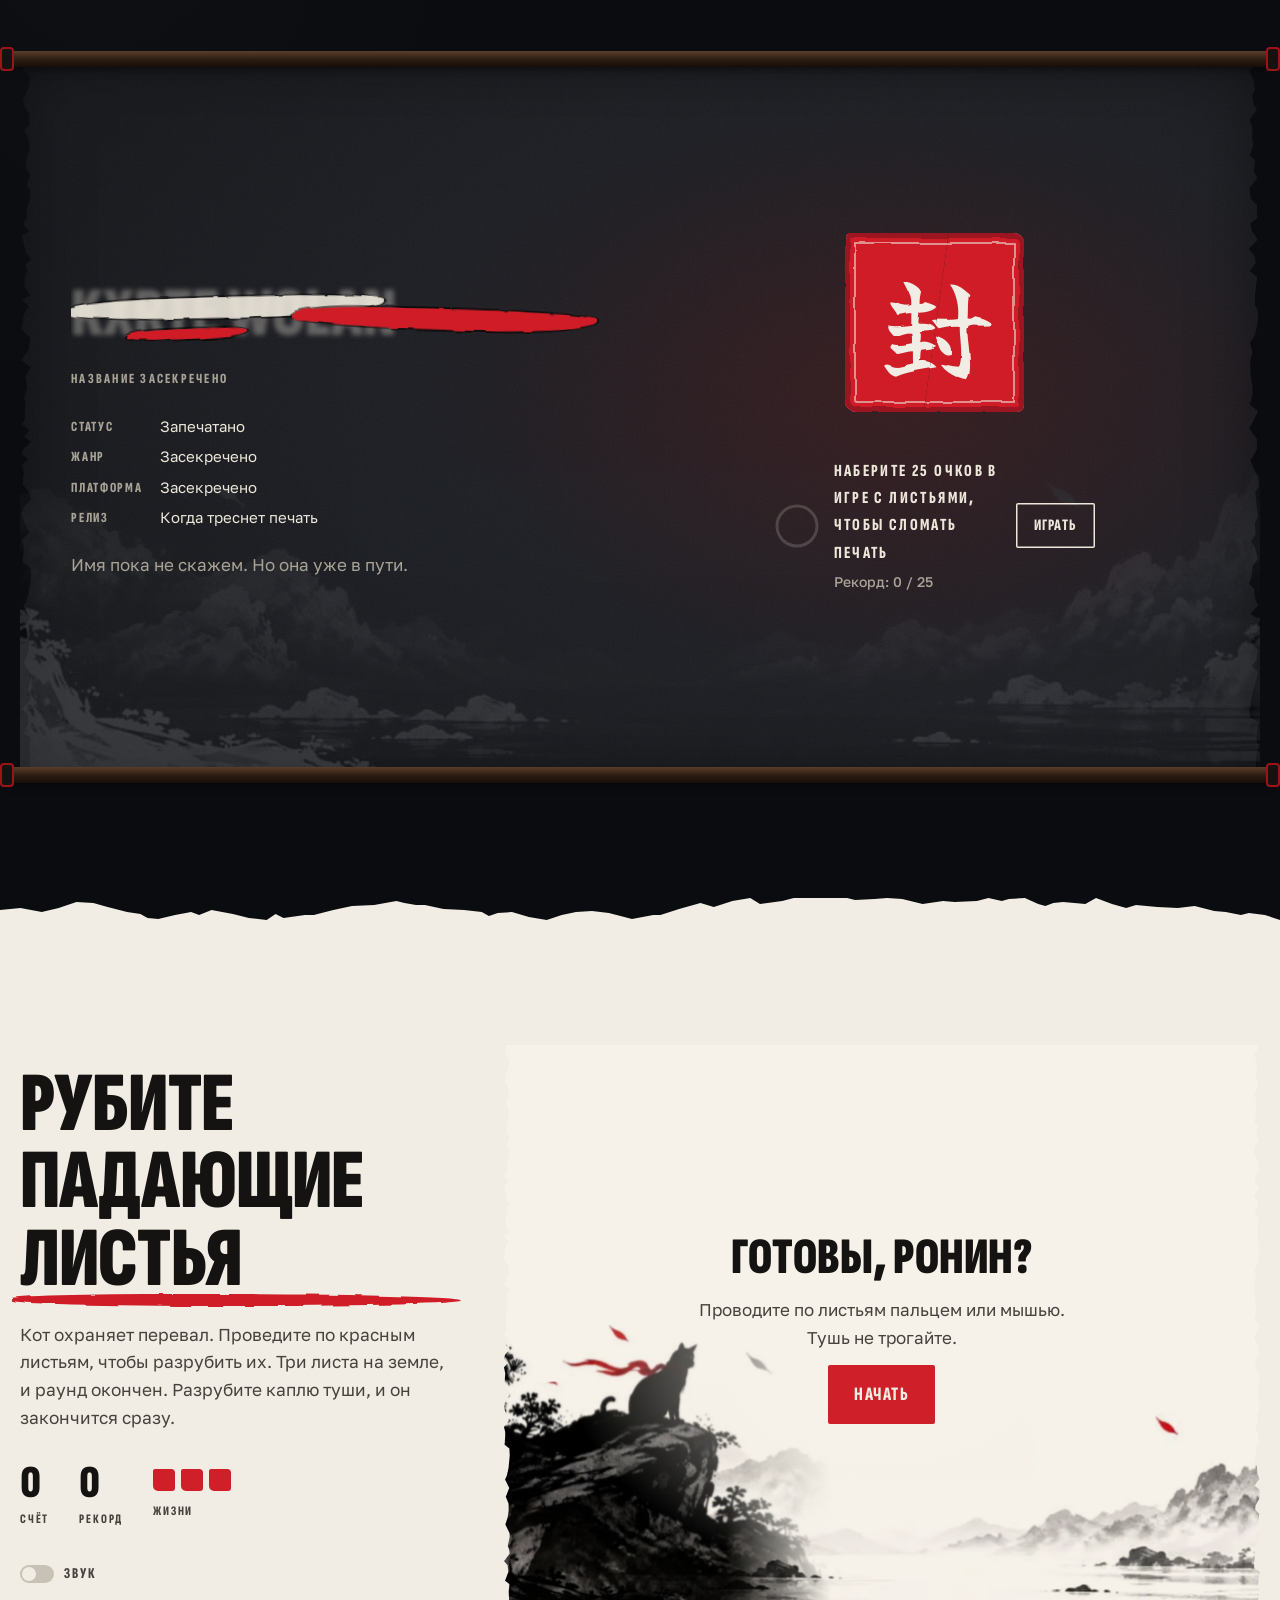
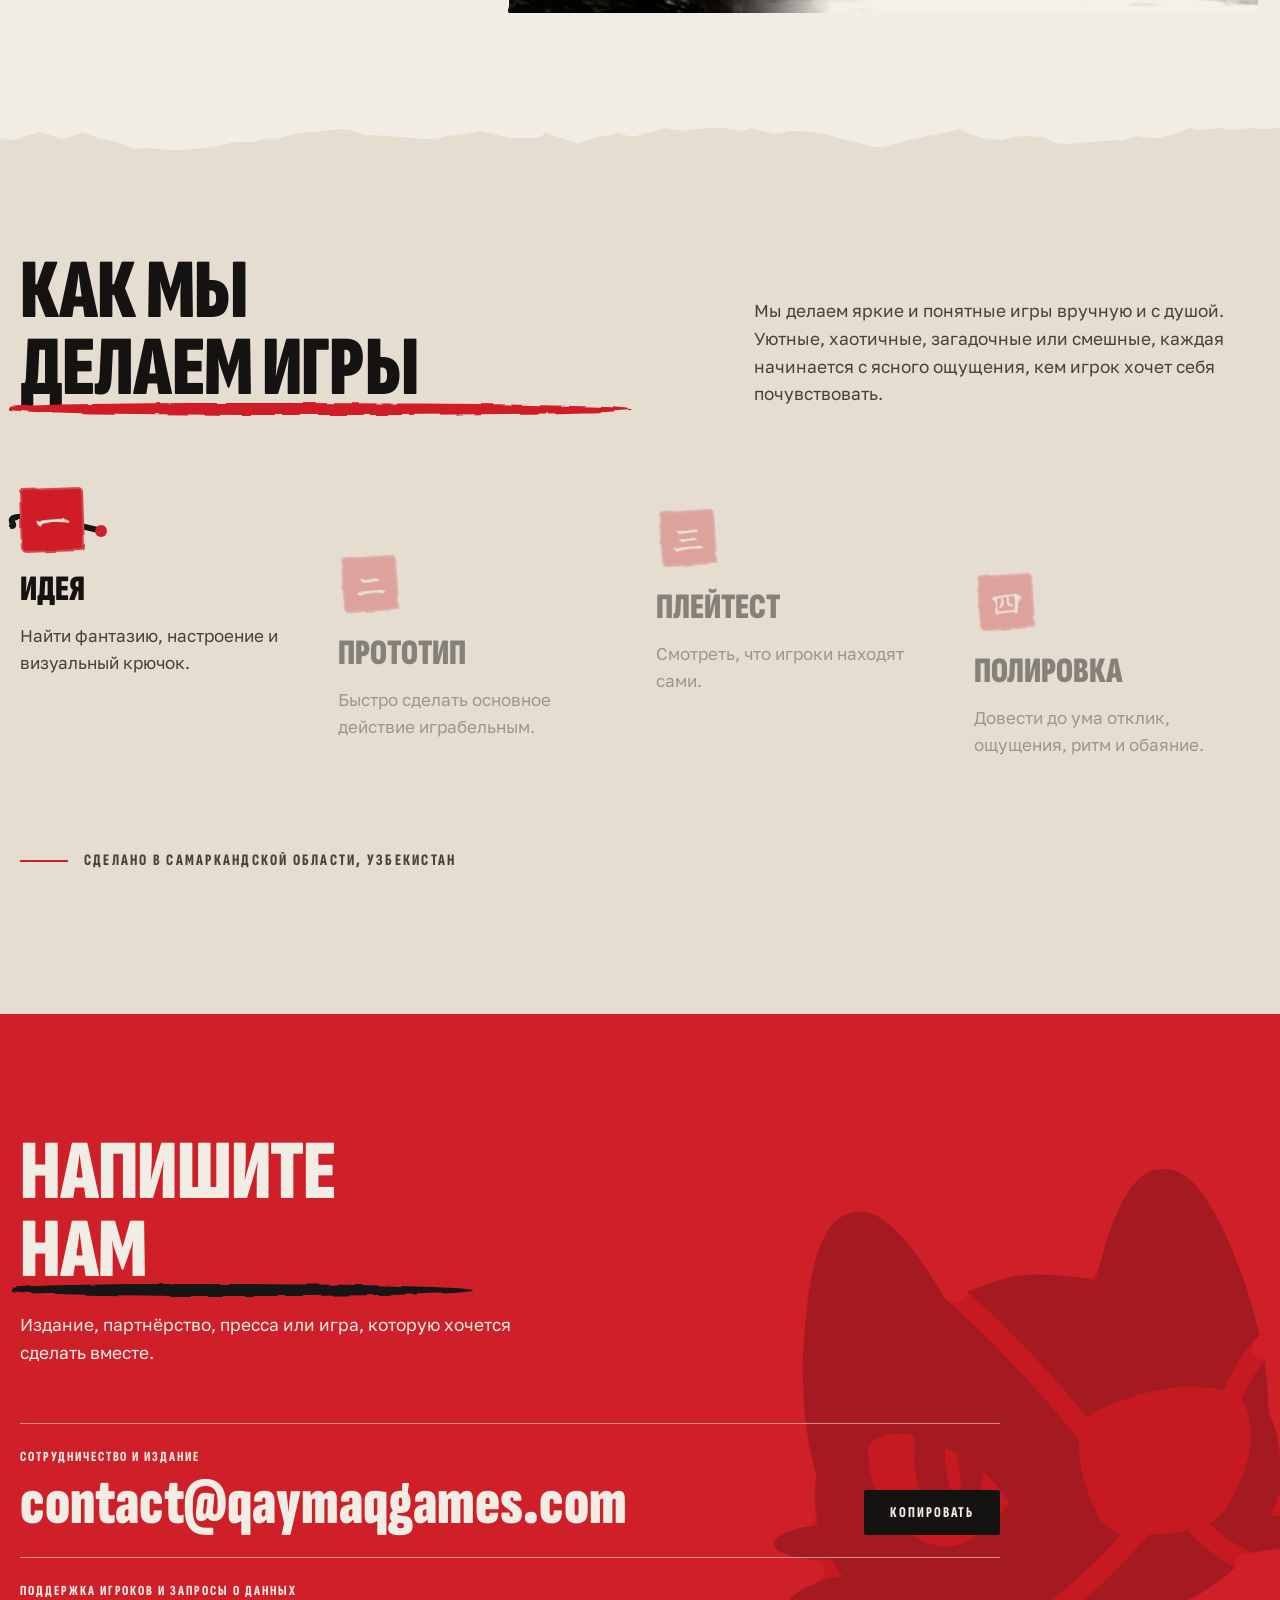
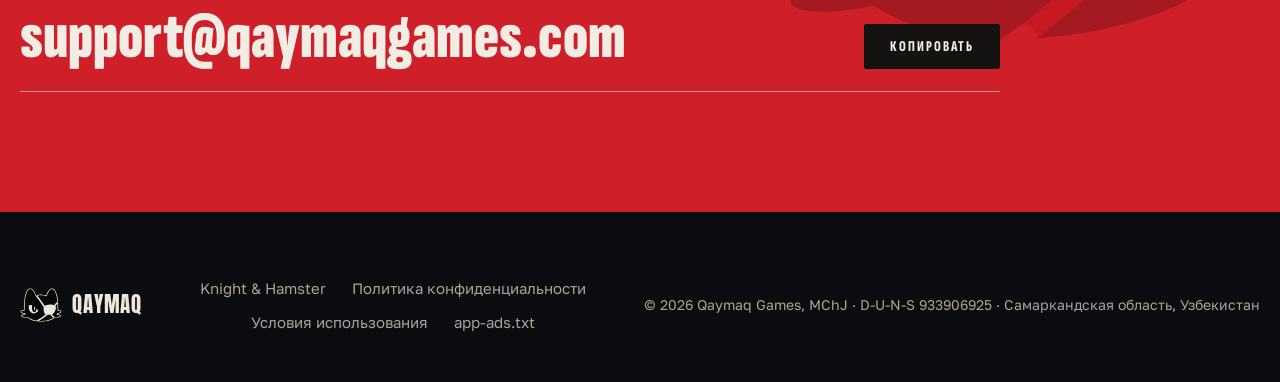
<file: ru/index.html>
<!DOCTYPE html>
<html lang="ru">
<head>
  <meta charset="UTF-8">
  <meta name="viewport" content="width=device-width, initial-scale=1, viewport-fit=cover">
  <title>Qaymaq Games | Инди-студия из Самарканда</title>
  <meta name="description" content="Qaymaq Games — инди-студия из Самаркандской области, Узбекистан. Играйте в The Knight and the Hamster в Google Play, следите за Doom's Day и попробуйте сломать печать на нашей следующей игре.">
  <meta name="theme-color" content="#f1ede5">
  <link rel="icon" href="/favicon.svg" type="image/svg+xml">
  <link rel="icon" href="/favicon.ico" sizes="48x48">
  <link rel="apple-touch-icon" href="/apple-touch-icon.png">
  <link rel="manifest" href="/site.webmanifest">
  <link rel="canonical" href="https://www.qaymaqgames.com/ru">
  <link rel="alternate" hreflang="en" href="https://www.qaymaqgames.com/">
  <link rel="alternate" hreflang="ru" href="https://www.qaymaqgames.com/ru">
  <link rel="alternate" hreflang="x-default" href="https://www.qaymaqgames.com/">

  <meta property="og:type" content="website">
  <meta property="og:site_name" content="Qaymaq Games">
  <meta property="og:locale" content="ru_RU">
  <meta property="og:locale:alternate" content="en_US">
  <meta property="og:url" content="https://www.qaymaqgames.com/ru">
  <meta property="og:title" content="Qaymaq Games | Инди-студия из Самарканда">
  <meta property="og:description" content="Маленькие идеи, большие миры. Инди-игры для смартфонов и ПК из Самаркандской области, Узбекистан.">
  <meta property="og:image" content="https://www.qaymaqgames.com/assets/site/og-image.jpg">
  <meta property="og:image:width" content="1200">
  <meta property="og:image:height" content="630">
  <meta name="twitter:card" content="summary_large_image">
  <meta name="twitter:title" content="Qaymaq Games | Инди-студия из Самарканда">
  <meta name="twitter:description" content="Маленькие идеи, большие миры. Инди-игры для смартфонов и ПК из Самаркандской области, Узбекистан.">
  <meta name="twitter:image" content="https://www.qaymaqgames.com/assets/site/og-image.jpg">

  <script type="application/ld+json">
  {
    "@context": "https://schema.org",
    "@type": "Organization",
    "name": "Qaymaq Games",
    "legalName": "Qaymaq Games, MChJ",
    "url": "https://www.qaymaqgames.com",
    "logo": "https://www.qaymaqgames.com/favicon.svg",
    "duns": "933906925",
    "contactPoint": {
      "@type": "ContactPoint",
      "contactType": "customer support",
      "email": "support@qaymaqgames.com",
      "availableLanguage": ["English", "Russian"]
    },
    "address": {
      "@type": "PostalAddress",
      "streetAddress": "1 Imom Ota Qishlog'i",
      "addressRegion": "Samarkand Region",
      "addressCountry": "UZ"
    }
  }
  </script>

  <link rel="preconnect" href="https://fonts.googleapis.com">
  <link rel="preconnect" href="https://fonts.gstatic.com" crossorigin>
  <link rel="stylesheet" href="https://fonts.googleapis.com/css2?family=Anton&family=Golos+Text:wght@400;500;600&family=Sofia+Sans+Extra+Condensed:wght@700;800;900&display=swap">
  <link rel="stylesheet" href="https://fonts.googleapis.com/css2?family=Yuji+Boku&text=%E7%8C%AB%E5%B0%81%E4%B8%80%E4%BA%8C%E4%B8%89%E5%9B%9B%E5%A2%A8%E5%87%BA%E9%8D%9B&display=swap">
  <link rel="stylesheet" href="/css/site.css">
</head>
<body>
<svg width="0" height="0" style="position:absolute" aria-hidden="true">
  <defs>
    <filter id="rough" x="-10%" y="-10%" width="120%" height="120%">
      <feTurbulence type="fractalNoise" baseFrequency=".045" numOctaves="2" seed="7" result="t"/>
      <feDisplacementMap in="SourceGraphic" in2="t" scale="4"/>
    </filter>
    <filter id="inkedge" x="-20%" y="-20%" width="140%" height="140%">
      <feTurbulence type="fractalNoise" baseFrequency=".03 .06" numOctaves="3" seed="3" result="t"/>
      <feDisplacementMap in="SourceGraphic" in2="t" scale="14"/>
    </filter>
    <symbol id="qg" viewBox="76 58 368 300">
      <path fill="var(--qg-base, #f1ede5)" style="stroke: var(--qg-base, #f1ede5); stroke-width: var(--qg-rim, 0px); stroke-linejoin: round" d="M146.8 76.8 140.8 85.5 133.2 102.5 126.8 123.8 120.8 150.5 116.5 188.5 116.5 207.8 118.2 228.5 115.5 240.0 114.5 253.0 109.8 258.0 93.0 260.5 88.2 262.8 86.0 265.5 86.5 268.5 89.2 271.5 98.0 276.0 111.5 280.0 115.0 285.2 114.2 290.2 111.5 293.2 98.0 297.5 92.0 301.2 91.5 304.2 94.0 307.5 100.5 310.5 112.0 312.8 141.8 313.2 157.8 324.5 172.2 332.2 190.2 339.0 203.5 342.5 218.5 345.0 230.2 338.8 233.2 338.2 237.5 339.5 239.8 341.8 240.8 347.5 268.5 348.2 298.8 346.0 324.8 341.0 342.0 335.5 359.2 327.5 369.2 321.2 370.2 316.8 374.5 313.0 408.0 312.8 420.2 310.2 427.8 305.8 428.5 302.2 427.2 300.5 420.8 297.0 408.5 293.2 405.0 288.0 405.8 283.0 408.5 280.0 428.5 273.0 433.0 269.2 434.0 265.5 432.8 263.5 427.8 260.8 412.2 258.0 407.5 253.0 406.5 239.2 404.0 229.2 405.8 195.0 402.2 194.0 398.8 188.8 399.5 184.0 404.8 179.2 400.0 143.5 393.5 117.0 386.2 95.8 379.2 82.0 371.2 72.8 364.0 68.8 354.0 67.8 348.0 69.5 341.5 73.8 334.2 81.2 328.0 90.0 318.0 108.2 310.8 124.8 306.2 128.8 301.5 129.0 274.0 122.5 257.0 121.5 229.0 126.5 224.8 132.0 220.5 133.2 216.2 132.0 213.5 129.2 197.0 94.8 189.2 83.0 180.0 73.2 172.2 68.8 163.5 67.8 153.8 70.8Z"/>
      <path fill="currentColor" fill-rule="evenodd" d="M369.5 320.8 361.8 314.8 353.2 306.5 347.5 299.5 343.8 293.8 331.5 294.0 318.8 293.2 300.0 308.8 284.0 320.5 260.5 336.0 240.8 347.5 253.8 348.2 268.5 348.2 280.5 347.8 298.8 346.0 317.5 342.8 331.0 339.2 345.8 334.0 359.2 327.5 364.8 324.2Z M405.8 195.0 402.0 198.8 396.8 205.0 388.2 217.0 388.2 218.0 390.0 221.8 391.2 228.5 391.0 239.5 389.5 247.0 387.5 253.2 382.2 264.8 375.8 275.0 368.8 283.5 363.5 288.2 357.5 291.2 362.2 297.5 368.2 303.5 380.5 313.2 402.0 313.2 413.0 312.0 422.2 309.5 426.0 307.5 427.8 305.8 428.5 304.2 428.5 302.2 427.2 300.5 420.8 297.0 410.5 294.0 396.5 291.8 400.2 284.8 402.0 280.5 412.8 278.8 423.2 275.5 428.5 273.0 431.0 271.2 433.0 269.2 434.0 267.0 434.0 265.5 432.8 263.5 431.0 262.2 427.0 260.5 418.2 258.8 407.0 258.2 407.0 243.0 405.8 235.2 404.0 229.2 404.0 224.5 405.5 210.0Z M368.0 70.5 364.8 69.0 360.8 68.0 352.5 68.0 348.0 69.5 345.2 71.0 339.5 75.5 333.2 82.5 325.2 94.5 318.0 108.2 309.5 127.8 307.8 130.2 306.5 130.5 297.0 127.5 284.8 124.5 274.0 122.5 265.0 121.5 257.0 121.5 249.8 122.2 236.2 124.8 228.0 127.0 244.2 147.0 261.5 170.2 277.2 193.2 291.0 215.5 296.0 212.5 309.8 208.5 323.8 205.8 335.8 204.5 350.8 204.5 358.2 205.2 366.5 206.8 371.2 208.0 376.5 210.0 377.8 210.0 384.5 200.0 390.8 192.2 399.2 183.5 404.8 179.2 403.2 163.2 400.0 143.5 394.8 121.5 390.0 105.8 384.5 91.8 379.2 82.0 374.2 75.5Z M160.2 68.2 156.2 69.5 150.2 73.2 145.8 78.0 140.8 85.5 137.2 92.5 133.2 102.5 129.2 114.8 124.8 131.8 119.5 158.0 117.0 179.8 116.5 188.5 116.5 207.8 118.2 228.5 116.5 234.8 115.0 244.0 115.0 258.5 104.2 258.5 95.8 259.8 92.2 260.8 89.0 262.2 87.0 263.8 86.0 265.5 86.0 267.2 87.0 269.2 89.2 271.5 95.5 275.0 102.5 277.5 108.2 279.0 120.2 280.8 122.0 285.0 125.5 291.5 124.8 292.0 119.5 292.2 110.5 293.8 101.2 296.2 98.0 297.5 93.0 300.2 91.5 302.0 91.5 304.2 92.2 305.8 96.0 308.8 100.5 310.5 107.0 312.0 120.5 313.5 135.8 313.5 142.5 312.8 148.5 318.0 157.8 324.5 163.8 328.0 177.5 334.5 195.5 340.5 210.8 344.0 218.5 345.0 239.0 334.0 261.5 320.2 283.8 305.0 294.0 297.2 302.2 290.2 296.5 286.8 292.8 283.0 290.8 280.0 288.8 275.5 285.5 264.8 283.8 254.8 283.0 245.5 283.0 237.5 283.8 230.2 283.5 228.5 279.5 221.0 269.5 204.8 254.8 182.8 241.2 164.0 227.2 145.8 213.2 129.0 205.8 111.8 199.2 98.8 194.8 91.0 187.2 80.5 180.0 73.2 173.5 69.2 167.8 67.8 163.5 67.8ZM153.8 213.8 155.0 212.0 157.2 210.2 164.2 208.5 170.8 208.5 178.5 210.0 182.8 211.8 181.2 218.0 180.0 227.8 180.0 237.5 181.2 246.5 183.5 254.2 186.5 260.5 189.8 265.0 194.8 269.2 197.2 270.5 200.0 271.2 204.8 271.2 208.5 269.8 212.5 266.2 214.8 263.0 217.5 257.2 220.0 248.8 221.5 239.8 223.8 242.0 228.5 248.5 235.5 260.2 234.0 262.5 227.8 268.8 222.8 272.8 215.8 277.2 206.8 281.2 198.8 283.0 193.0 283.0 186.8 281.5 180.2 278.5 174.0 274.2 166.8 267.2 160.2 258.2 156.0 249.5 153.5 241.5 152.0 231.8 152.2 219.5 153.0 215.5Z"/>
      <path fill="var(--qg-base, #f1ede5)" d="M201.0 221.5 207.2 226.2 207.5 236.2 206.8 249.8 205.8 256.0 203.8 259.5 202.2 258.2 201.5 256.5 199.5 243.5 199.2 230.5 199.8 225.0Z"/>
    </symbol>
  </defs>
</svg>
<div class="grain" aria-hidden="true"></div>

<header class="site-header" data-tone="paper">
  <nav class="nav wrap" aria-label="Primary">
    <a class="brand" href="#top" aria-label="Qaymaq Games, home">
      <svg aria-hidden="true"><use href="#qg"/></svg>
      <span class="brand-word">QAYMAQ</span>
    </a>
    <ul class="nav-links">
      <li><a href="#games" data-i18n="nav.games">Игры</a></li>
      <li><a href="#play" data-i18n="nav.play">Играть</a></li>
      <li><a href="#studio" data-i18n="nav.studio">Студия</a></li>
      <li><a href="#contact" data-i18n="nav.contact">Написать нам</a></li>
    </ul>
    <div class="lang" role="group" aria-label="Language">
      <button type="button" data-lang="en" aria-pressed="false"><span>EN</span></button>
      <button type="button" data-lang="ru" aria-pressed="true"><span>RU</span></button>
    </div>
    <button class="menu-btn" type="button" aria-expanded="false" aria-label="Menu"><span></span><span></span></button>
  </nav>
</header>

<main id="top">
  <section class="hero" aria-labelledby="hero-title">
    <div class="layer l-sun" data-depth="0.25" aria-hidden="true"><canvas id="sun"></canvas></div>
    <img class="layer plate l-range" data-depth="0.35" src="/assets/site/range.webp" alt="" aria-hidden="true">
    <div class="mist m3" aria-hidden="true"></div>
    <div class="birds" aria-hidden="true"><svg viewBox="0 0 120 50"><path d="M4 22q8-9 16 0q8-9 16 0" fill="none" stroke="currentColor" stroke-width="2.4" stroke-linecap="round"/><path d="M58 8q6-7 12 0q6-7 12 0" fill="none" stroke="currentColor" stroke-width="2" stroke-linecap="round"/><path d="M84 36q5-6 10 0q5-6 10 0" fill="none" stroke="currentColor" stroke-width="1.8" stroke-linecap="round"/></svg></div>
    <div class="mist m1" aria-hidden="true"></div>
    <img class="layer plate l-pagoda" data-depth="0.7" src="/assets/site/pagoda.webp" alt="" aria-hidden="true">
    <img class="layer plate l-cliff" data-depth="0.9" src="/assets/site/cliff.webp" alt="" aria-hidden="true">
    <img class="layer plate l-pine" data-depth="1.1" src="/assets/site/pine.webp" alt="" aria-hidden="true">
    <div class="water" aria-hidden="true"></div>
    <div class="mist m2" aria-hidden="true"></div>

    <div class="hero-seal" aria-hidden="true"><span class="rule"></span><span class="seal">猫</span></div>
    <div class="hero-tag" aria-hidden="true" data-i18n-html="hero.tag"><span>Маленькие</span><span>Идеи</span><span>Большие</span><span>Миры</span></div>

    <div class="hero-center">
      <svg class="mark hero-mark" viewBox="0 0 520.0 425.0" role="img" aria-label="Qaymaq Games cat mark" style="--eye-x:193.9px;--eye-y:245.9px;--eye-top:208.5px;--hc-x:194.2px;--hc-y:206.5px">
        <g class="m-spin"><g class="m-swirl" fill="var(--shu)"><path d="M51.0 167.8 46.8 171.5 42.0 178.0 39.8 183.2 38.5 189.5 38.8 197.5 40.8 205.0 43.5 211.0 50.0 220.5 42.5 227.2 39.0 232.0 36.8 236.5 35.0 244.0 35.2 251.8 37.5 260.0 41.0 267.5 47.5 277.2 54.0 285.0 65.2 296.0 75.5 304.5 85.8 312.0 94.5 317.8 106.5 324.8 120.5 331.5 129.8 334.5 129.8 335.0 124.0 334.5 117.5 334.8 113.0 336.2 111.8 338.0 112.2 340.8 113.8 343.0 117.8 347.0 127.5 354.0 145.0 363.5 161.2 370.2 171.8 373.5 187.2 377.5 214.8 383.5 201.5 378.8 186.0 371.5 171.8 363.2 160.2 355.2 150.5 347.2 140.8 337.8 131.8 327.0 122.5 313.8 111.8 313.0 102.2 311.2 95.5 308.8 91.8 305.5 91.0 303.2 91.2 302.0 94.0 299.2 102.8 295.5 111.5 293.5 108.8 287.8 105.2 278.5 98.0 276.2 91.5 273.2 89.2 271.8 86.8 269.2 85.8 267.2 86.0 264.8 88.5 262.2 93.8 260.0 99.5 259.0 96.5 241.0 95.8 232.0 95.5 220.8 96.0 210.0 97.2 199.2 101.2 180.8 96.8 174.2 91.5 169.0 86.0 165.2 79.2 162.5 74.2 161.5 65.2 161.8 57.0 164.2Z"/><path d="M504.0 221.5 498.8 215.0 493.0 209.2 487.8 205.0 482.8 201.8 477.8 199.2 470.0 196.8 465.2 196.0 459.2 196.0 453.0 197.2 446.2 200.5 440.8 205.8 438.0 210.5 436.8 214.8 436.5 222.0 437.2 226.0 440.5 234.0 447.0 243.0 455.5 251.0 465.8 258.2 461.8 260.5 458.0 264.8 456.0 269.8 455.5 274.5 457.2 280.8 460.5 286.2 464.2 291.0 471.2 297.8 464.5 297.8 461.2 298.5 455.2 301.0 450.0 304.2 442.2 310.5 435.8 317.0 427.2 327.2 421.8 332.8 414.2 338.2 406.5 342.5 395.8 346.8 390.8 347.5 384.0 347.5 378.8 346.8 370.0 346.8 363.5 347.8 353.2 350.8 342.2 355.5 332.5 360.5 321.0 364.5 307.5 367.2 280.5 370.8 274.2 372.0 264.5 374.8 300.8 369.2 330.0 363.8 355.8 358.0 383.0 350.8 406.5 343.2 429.2 334.5 447.0 326.2 466.5 315.0 479.5 305.5 491.5 294.2 495.8 289.2 500.8 282.2 506.2 271.8 508.2 266.2 509.8 260.2 510.8 252.5 510.8 246.0 510.2 241.0 508.8 233.8 507.0 228.2Z"/><path d="M419.8 92.8 419.5 83.8 418.5 79.0 416.5 73.2 411.5 64.0 404.8 55.5 395.8 47.2 389.5 42.8 384.0 39.5 377.8 36.5 370.8 34.0 360.0 32.0 353.0 32.2 347.2 33.8 342.5 36.2 338.8 39.8 336.8 42.5 334.2 48.0 332.8 55.2 332.5 61.2 332.0 61.8 316.2 64.0 297.2 68.5 280.8 74.2 268.2 80.5 277.5 76.2 287.2 73.5 296.5 72.2 305.5 72.2 313.2 73.2 320.5 75.0 327.5 77.5 334.5 80.8 340.2 74.5 343.0 72.2 348.5 69.0 354.0 67.5 359.0 67.5 362.0 68.0 368.0 70.2 372.5 73.5 376.5 77.8 380.0 82.8 383.5 89.0 386.2 95.5 393.2 97.2 397.5 99.2 400.0 101.0 403.0 104.0 405.5 107.5 409.2 115.2 413.5 110.0 417.0 103.5 418.5 99.2Z"/><path d="M91.0 143.0 78.5 134.8 70.5 131.0 63.2 129.0 56.0 128.8 51.8 129.8 47.0 132.2 43.2 135.8 40.2 140.0 37.2 146.5 35.2 153.2 33.8 161.2 32.8 172.5 32.8 185.5 34.2 202.8 34.2 189.5 36.2 178.8 38.0 173.5 40.8 167.5 46.5 159.0 52.8 152.8 56.0 150.2 60.8 147.2 67.2 144.2 73.0 142.5 80.0 141.5 86.2 141.8Z"/><path d="M411.5 116.2 413.0 117.5 415.0 120.8 416.8 126.2 417.5 133.5 417.0 140.2 415.5 146.5 414.0 150.5 409.0 159.2 403.8 165.2 404.0 167.8 418.0 157.8 427.5 148.8 432.8 141.5 434.5 137.2 435.0 134.5 434.2 129.5 432.8 126.8 429.5 123.5 423.0 119.8Z"/><path d="M130.5 110.2 124.8 112.5 120.8 115.2 115.5 121.2 112.2 127.5 110.0 134.2 108.5 141.2 104.8 170.8 108.2 162.0 112.8 153.5 118.5 145.0 122.8 140.2 126.5 123.8Z"/><path d="M219.0 384.8 239.2 389.8 256.8 392.2 267.2 393.0 283.5 393.0 296.8 392.0 275.8 392.0 258.8 390.8 239.0 388.2Z"/></g></g>
        <g class="m-head">
          <path fill="var(--paper)" d="M146.8 76.8 140.8 85.5 133.2 102.5 126.8 123.8 120.8 150.5 116.5 188.5 116.5 207.8 118.2 228.5 115.5 240.0 114.5 253.0 109.8 258.0 93.0 260.5 88.2 262.8 86.0 265.5 86.5 268.5 89.2 271.5 98.0 276.0 111.5 280.0 115.0 285.2 114.2 290.2 111.5 293.2 98.0 297.5 92.0 301.2 91.5 304.2 94.0 307.5 100.5 310.5 112.0 312.8 141.8 313.2 157.8 324.5 172.2 332.2 190.2 339.0 203.5 342.5 218.5 345.0 230.2 338.8 233.2 338.2 237.5 339.5 239.8 341.8 240.8 347.5 268.5 348.2 298.8 346.0 324.8 341.0 342.0 335.5 359.2 327.5 369.2 321.2 370.2 316.8 374.5 313.0 408.0 312.8 420.2 310.2 427.8 305.8 428.5 302.2 427.2 300.5 420.8 297.0 408.5 293.2 405.0 288.0 405.8 283.0 408.5 280.0 428.5 273.0 433.0 269.2 434.0 265.5 432.8 263.5 427.8 260.8 412.2 258.0 407.5 253.0 406.5 239.2 404.0 229.2 405.8 195.0 402.2 194.0 398.8 188.8 399.5 184.0 404.8 179.2 400.0 143.5 393.5 117.0 386.2 95.8 379.2 82.0 371.2 72.8 364.0 68.8 354.0 67.8 348.0 69.5 341.5 73.8 334.2 81.2 328.0 90.0 318.0 108.2 310.8 124.8 306.2 128.8 301.5 129.0 274.0 122.5 257.0 121.5 229.0 126.5 224.8 132.0 220.5 133.2 216.2 132.0 213.5 129.2 197.0 94.8 189.2 83.0 180.0 73.2 172.2 68.8 163.5 67.8 153.8 70.8Z"/>
          <path fill="var(--ink)" fill-rule="evenodd" d="M369.5 320.8 361.8 314.8 353.2 306.5 347.5 299.5 343.8 293.8 331.5 294.0 318.8 293.2 300.0 308.8 284.0 320.5 260.5 336.0 240.8 347.5 253.8 348.2 268.5 348.2 280.5 347.8 298.8 346.0 317.5 342.8 331.0 339.2 345.8 334.0 359.2 327.5 364.8 324.2Z M405.8 195.0 402.0 198.8 396.8 205.0 388.2 217.0 388.2 218.0 390.0 221.8 391.2 228.5 391.0 239.5 389.5 247.0 387.5 253.2 382.2 264.8 375.8 275.0 368.8 283.5 363.5 288.2 357.5 291.2 362.2 297.5 368.2 303.5 380.5 313.2 402.0 313.2 413.0 312.0 422.2 309.5 426.0 307.5 427.8 305.8 428.5 304.2 428.5 302.2 427.2 300.5 420.8 297.0 410.5 294.0 396.5 291.8 400.2 284.8 402.0 280.5 412.8 278.8 423.2 275.5 428.5 273.0 431.0 271.2 433.0 269.2 434.0 267.0 434.0 265.5 432.8 263.5 431.0 262.2 427.0 260.5 418.2 258.8 407.0 258.2 407.0 243.0 405.8 235.2 404.0 229.2 404.0 224.5 405.5 210.0Z M368.0 70.5 364.8 69.0 360.8 68.0 352.5 68.0 348.0 69.5 345.2 71.0 339.5 75.5 333.2 82.5 325.2 94.5 318.0 108.2 309.5 127.8 307.8 130.2 306.5 130.5 297.0 127.5 284.8 124.5 274.0 122.5 265.0 121.5 257.0 121.5 249.8 122.2 236.2 124.8 228.0 127.0 244.2 147.0 261.5 170.2 277.2 193.2 291.0 215.5 296.0 212.5 309.8 208.5 323.8 205.8 335.8 204.5 350.8 204.5 358.2 205.2 366.5 206.8 371.2 208.0 376.5 210.0 377.8 210.0 384.5 200.0 390.8 192.2 399.2 183.5 404.8 179.2 403.2 163.2 400.0 143.5 394.8 121.5 390.0 105.8 384.5 91.8 379.2 82.0 374.2 75.5Z M160.2 68.2 156.2 69.5 150.2 73.2 145.8 78.0 140.8 85.5 137.2 92.5 133.2 102.5 129.2 114.8 124.8 131.8 119.5 158.0 117.0 179.8 116.5 188.5 116.5 207.8 118.2 228.5 116.5 234.8 115.0 244.0 115.0 258.5 104.2 258.5 95.8 259.8 92.2 260.8 89.0 262.2 87.0 263.8 86.0 265.5 86.0 267.2 87.0 269.2 89.2 271.5 95.5 275.0 102.5 277.5 108.2 279.0 120.2 280.8 122.0 285.0 125.5 291.5 124.8 292.0 119.5 292.2 110.5 293.8 101.2 296.2 98.0 297.5 93.0 300.2 91.5 302.0 91.5 304.2 92.2 305.8 96.0 308.8 100.5 310.5 107.0 312.0 120.5 313.5 135.8 313.5 142.5 312.8 148.5 318.0 157.8 324.5 163.8 328.0 177.5 334.5 195.5 340.5 210.8 344.0 218.5 345.0 239.0 334.0 261.5 320.2 283.8 305.0 294.0 297.2 302.2 290.2 296.5 286.8 292.8 283.0 290.8 280.0 288.8 275.5 285.5 264.8 283.8 254.8 283.0 245.5 283.0 237.5 283.8 230.2 283.5 228.5 279.5 221.0 269.5 204.8 254.8 182.8 241.2 164.0 227.2 145.8 213.2 129.0 205.8 111.8 199.2 98.8 194.8 91.0 187.2 80.5 180.0 73.2 173.5 69.2 167.8 67.8 163.5 67.8ZM153.8 213.8 155.0 212.0 157.2 210.2 164.2 208.5 170.8 208.5 178.5 210.0 182.8 211.8 181.2 218.0 180.0 227.8 180.0 237.5 181.2 246.5 183.5 254.2 186.5 260.5 189.8 265.0 194.8 269.2 197.2 270.5 200.0 271.2 204.8 271.2 208.5 269.8 212.5 266.2 214.8 263.0 217.5 257.2 220.0 248.8 221.5 239.8 223.8 242.0 228.5 248.5 235.5 260.2 234.0 262.5 227.8 268.8 222.8 272.8 215.8 277.2 206.8 281.2 198.8 283.0 193.0 283.0 186.8 281.5 180.2 278.5 174.0 274.2 166.8 267.2 160.2 258.2 156.0 249.5 153.5 241.5 152.0 231.8 152.2 219.5 153.0 215.5Z"/>
          <clipPath id="eyeclip"><path d="M153.8 213.8 157.2 210.2 164.2 208.5 174.2 209.0 182.8 211.8 181.2 218.0 180.0 227.8 180.0 237.5 181.2 246.5 183.5 254.2 186.5 260.5 189.8 265.0 194.8 269.2 200.0 271.2 204.8 271.2 208.5 269.8 212.5 266.2 214.8 263.0 217.5 257.2 220.0 248.8 221.5 239.8 228.5 248.5 235.0 259.2 235.2 260.8 227.8 268.8 222.8 272.8 215.8 277.2 206.8 281.2 198.8 283.0 193.0 283.0 186.8 281.5 180.2 278.5 174.0 274.2 166.8 267.2 160.2 258.2 156.0 249.5 153.5 241.5 152.0 231.8 152.2 219.5Z"/></clipPath>
          <g clip-path="url(#eyeclip)"><path class="m-pupil" fill="var(--paper)" d="M201.0 221.5 207.2 226.2 207.5 236.2 206.8 249.8 205.8 256.0 203.8 259.5 202.2 258.2 201.5 256.5 199.5 243.5 199.2 230.5 199.8 225.0Z"/></g>
          <path class="m-lid" fill="var(--ink)" stroke="var(--ink)" stroke-width="9" stroke-linejoin="round" d="M153.8 213.8 157.2 210.2 164.2 208.5 174.2 209.0 182.8 211.8 181.2 218.0 180.0 227.8 180.0 237.5 181.2 246.5 183.5 254.2 186.5 260.5 189.8 265.0 194.8 269.2 200.0 271.2 204.8 271.2 208.5 269.8 212.5 266.2 214.8 263.0 217.5 257.2 220.0 248.8 221.5 239.8 228.5 248.5 235.0 259.2 235.2 260.8 227.8 268.8 222.8 272.8 215.8 277.2 206.8 281.2 198.8 283.0 193.0 283.0 186.8 281.5 180.2 278.5 174.0 274.2 166.8 267.2 160.2 258.2 156.0 249.5 153.5 241.5 152.0 231.8 152.2 219.5Z"/>
        </g>
      </svg>
      <h1 id="hero-title" class="wordmark">QAY MAQ <span class="sr-only">Games</span></h1>
      <p class="hero-sub" data-i18n="hero.sub">Инди-игры для смартфонов и ПК</p>
      <span class="hero-rule" aria-hidden="true"></span>
      <p class="hero-tag-m" aria-hidden="true"><span class="seal">猫</span><span data-i18n="hero.tagline">Маленькие идеи · Большие миры</span></p>
      <div class="hero-cta">
        <a class="btn" href="#games"><span data-i18n="hero.cta">Смотреть игры</span><svg viewBox="0 0 24 24" fill="none" stroke="currentColor" stroke-width="2" aria-hidden="true"><path d="M12 4v16M5 13l7 7 7-7"/></svg></a>
      </div>
      <a class="hero-now" href="#games" data-i18n="hero.now">Уже в Google Play: The Knight and the Hamster</a>
    </div>
    <canvas class="leaves" id="leaves" aria-hidden="true"></canvas>
    <svg class="tear bottom" viewBox="0 0 1440 34" preserveAspectRatio="none" aria-hidden="true"><path fill="var(--night)" d="M0 34V18L22 20L44 21L68 24L82 20L106 21L119 16L141 14L153 9L178 15L187 18L207 19L220 22L228 24L238 18L247 15L262 18L270 24L292 23L314 26L328 28L343 28L360 28L368 28L378 28L394 28L419 23L435 22L450 24L467 18L477 21L488 21L499 19L519 14L527 18L535 15L549 9L572 9L592 9L602 12L616 18L632 17L642 15L660 9L681 15L692 11L707 16L718 10L727 11L750 7L775 6L797 8L811 13L823 13L843 8L863 8L877 6L893 12L919 10L927 7L940 7L966 6L975 6L989 7L1005 6L1023 6L1043 6L1053 6L1067 9L1082 6L1101 6L1123 6L1149 7L1175 6L1195 6L1207 6L1222 9L1237 14L1251 10L1276 7L1296 8L1306 8L1315 6L1326 6L1350 6L1365 11L1385 9L1406 12L1429 10L1440 6V34Z"/></svg>
  </section>

  <div class="marquee" aria-hidden="true">
    <div class="marquee-track" id="marquee"></div>
  </div>

  <section class="games" id="games" aria-labelledby="games-title">
    <div class="wrap">
      <div class="games-head">
        <h2 id="games-title" class="display h2"><span class="brush-u" style="white-space: pre-line" data-i18n="games.title">Три игры.
Одна под печатью.</span></h2>
        <p class="lead" data-i18n="games.lead">Одна уже вышла, вторая куётся, третья пока под печатью. Ключ от неё в игре с листьями ниже.</p>
      </div>

      <div class="stack" id="stack">
        <article class="panel p-kh" style="--i:0" aria-labelledby="kh-title">
          <i class="rod top" aria-hidden="true"></i><i class="rod bot" aria-hidden="true"></i><div class="sheet" aria-hidden="true"></div>
          <span class="stamp stamp--on" data-i18n="kh.stamp">Вышла</span>
          <div class="kh-feat" style="background-image:url('/assets/site/kh_feat.webp')" aria-hidden="true"></div>
          <div class="panel-in">
            <div>
              <div class="kh-top">
                <img class="kh-icon" src="/assets/site/kh_icon.webp" alt="The Knight and the Hamster app icon" width="64" height="64">
              </div>
              <h3 id="kh-title" style="margin-top:16px">The Knight and the Hamster</h3>
              <dl class="meta">
                <dt data-i18n="m.status">Статус</dt><dd data-i18n="kh.status">Уже в Google Play</dd>
                <dt data-i18n="m.genre">Жанр</dt><dd data-i18n="kh.genre">Экшен-рогалик и декбилдер</dd>
                <dt data-i18n="m.platform">Платформа</dt><dd data-i18n="kh.platform">Android · полностью офлайн · без навязчивой рекламы</dd>
              </dl>
              <p class="desc" data-i18n="kh.desc">Тактические бои картами, верный хомяк-напарник и деревня, которую вы отстраиваете между забегами. На каждой пятой волне новый босс.</p>
              <div class="actions">
                <a class="btn btn--shu" href="https://play.google.com/store/apps/details?id=com.knighthamster.game" target="_blank" rel="noopener noreferrer"><span data-i18n="kh.play">Скачать в Google Play</span><svg viewBox="0 0 24 24" fill="none" stroke="currentColor" stroke-width="2" aria-hidden="true"><path d="M7 17L17 7M9 7h8v8"/></svg></a>
                <a class="btn btn--ghost" href="/knight-hamster"><span data-i18n="kh.page">Страница игры</span></a>
              </div>
            </div>
            <div class="phones" aria-label="Screenshots">
              <div class="phone"><img src="/assets/site/kh2_en_02.webp" alt="Pick your power: legendary cards"><img class="is-off" alt=""></div>
              <div class="phone"><img src="/assets/site/kh2_en_01.webp" alt="Epic boss fights"><img class="is-off" alt=""></div>
              <div class="phone"><img src="/assets/site/kh2_en_03.webp" alt="Block at the right moment"><img class="is-off" alt=""></div>
              <button class="trailer-btn" id="trailerBtn" type="button"><svg viewBox="0 0 24 24" aria-hidden="true"><path d="M8 5.5v13l11-6.5z" fill="currentColor"/></svg><span data-i18n="kh.trailer">Смотреть трейлер</span></button>
              <button class="trailer-close" id="trailerClose" type="button" hidden><span class="sr-only" data-i18n="kh.close">Закрыть трейлер</span><svg viewBox="0 0 24 24" aria-hidden="true"><path d="M6 6l12 12M18 6L6 18" stroke="currentColor" stroke-width="2.4" stroke-linecap="round"/></svg></button>
            </div>
          </div>
        </article>

        <article class="panel p-dd" style="--i:1" aria-labelledby="dd-title">
          <i class="rod top" aria-hidden="true"></i><i class="rod bot" aria-hidden="true"></i><div class="sheet" aria-hidden="true"></div>
          <span class="stamp" data-i18n="dd.stamp">В работе</span>
          <div class="ink-land" aria-hidden="true"></div>
          <div class="panel-in">
            <div class="cart-wrap"><img class="cart" id="cart" src="/assets/site/dd_cart.webp" alt="Doom's Day game cartridge with pixel-art cover" loading="lazy"></div>
            <div>
              <h3 id="dd-title" class="pixel-title" data-scramble>Doom's Day</h3>
              <dl class="meta">
                <dt data-i18n="m.status">Статус</dt><dd data-i18n="dd.status">В разработке</dd>
                <dt data-i18n="m.genre">Жанр</dt><dd data-i18n="dd.genre">Пиксельное приключение</dd>
                <dt data-i18n="m.platform">Платформа</dt><dd data-i18n="dd.platform">ПК и консоли</dd>
                <dt data-i18n="m.release">Релиз</dt><dd data-i18n="dd.release">Дата будет объявлена</dd>
              </dl>
              <p class="desc" data-i18n="dd.desc">Ретро-приключение в пиксель-арте, где ничего не идёт по плану. Сейчас в активной разработке.</p>
              <div class="actions"><a class="btn btn--ghost" href="#contact"><span data-i18n="dd.ask">Спросить о Doom's Day</span></a></div>
            </div>
          </div>
        </article>

        <article class="panel p-sec" style="--i:2" id="secret" aria-labelledby="sec-title">
          <i class="rod top" aria-hidden="true"></i><i class="rod bot" aria-hidden="true"></i><div class="sheet" aria-hidden="true"></div>
          <div class="ink-land" aria-hidden="true" style="opacity:.13"></div>
          <div class="sec-ink" aria-hidden="true"></div>
          <canvas class="sec-tease" id="tease" aria-hidden="true"></canvas>
          <div class="panel-in">
            <div>
              <h3 id="sec-title" class="sr-only" data-i18n="sec.title">Название засекречено</h3>
              <div class="redact" id="redact" aria-hidden="true"><span class="ghost">KXRTE WOLAN</span><i></i><i></i><i></i></div>
              <p class="redact-cap" data-i18n="sec.title">Название засекречено</p>
              <dl class="meta">
                <dt data-i18n="m.status">Статус</dt><dd id="secStatus" data-i18n="sec.status">Запечатано</dd>
                <dt data-i18n="m.genre">Жанр</dt><dd id="secGenre" data-i18n="sec.classified">Засекречено</dd>
                <dt data-i18n="m.platform">Платформа</dt><dd data-i18n="sec.classified">Засекречено</dd>
                <dt data-i18n="m.release">Релиз</dt><dd id="secRelease" data-i18n="sec.release">Когда треснет печать</dd>
              </dl>
              <p class="desc" data-i18n="sec.desc">Имя пока не скажем. Но она уже в пути.</p>
            </div>
            <div class="seal-stage">
              <canvas class="paint" id="paint" aria-hidden="true"></canvas>
              <div class="big-seal" id="bigSeal" aria-hidden="true"><span class="half l">封</span><span class="half r">封</span></div>
              <div class="hold" id="hold">
                <svg viewBox="0 0 46 46" aria-hidden="true"><circle class="track" cx="23" cy="23" r="20" fill="none" stroke-width="3"/><circle class="prog" cx="23" cy="23" r="20" fill="none" stroke-width="3" pathLength="1"/></svg>
                <div class="unlock-text">
                  <span data-i18n="sec.hold">Наберите 25 очков в игре с листьями, чтобы сломать печать</span>
                  <small id="sealProgress">Best: 0 / 25</small>
                </div>
                <a class="btn btn--ghost unlock-play" href="#play"><span data-i18n="sec.play">Играть</span></a>
              </div>
              <div class="sec-reveal" aria-live="polite">
                <strong data-i18n="sec.after1">Это мехи.</strong>
                <span data-i18n="sec.after2">Релиз: 4 квартал 2026, ближе к декабрю. Название пока под печатью.</span>
                <button class="reseal" id="reseal" type="button" data-i18n="sec.reseal">Запечатать снова</button>
              </div>
            </div>
          </div>
        </article>
      </div>
    </div>
    <svg class="tear bottom" viewBox="0 0 1440 34" preserveAspectRatio="none" aria-hidden="true"><path fill="var(--paper)" d="M0 34V18L23 16L47 20L66 16L86 10L105 11L121 15L143 20L158 22L166 26L178 27L197 23L215 20L224 23L238 18L262 22L280 26L300 28L310 22L319 26L343 23L353 23L375 18L396 14L421 13L446 9L455 11L468 13L478 13L499 17L522 18L542 20L550 24L560 21L576 20L595 25L615 28L632 23L648 20L666 19L685 21L711 27L735 23L743 23L764 17L788 11L803 15L824 9L844 6L855 12L880 9L893 6L909 6L930 6L953 6L962 8L984 7L998 6L1015 7L1038 12L1061 9L1074 10L1099 9L1112 6L1127 9L1135 7L1153 6L1168 12L1176 14L1185 11L1196 10L1221 12L1233 6L1251 12L1267 16L1278 13L1302 15L1325 16L1344 14L1366 19L1379 20L1396 23L1405 21L1423 23L1440 28V34Z"/></svg>
  </section>

  <section class="play" id="play" aria-labelledby="play-title">
    <div class="wrap play-grid">
      <div class="play-copy">
        <h2 id="play-title" class="display h2"><span class="brush-u" data-i18n="play.title">Рубите падающие листья</span></h2>
        <p class="lead" data-i18n="play.desc">Кот охраняет перевал. Проведите по красным листьям, чтобы разрубить их. Три листа на земле, и раунд окончен. Разрубите каплю туши, и он закончится сразу.</p>
      </div>
      <div class="play-hud">
        <div class="board" aria-live="polite">
          <div><b id="score">0</b><span class="label" data-i18n="play.score">Счёт</span></div>
          <div><b id="best">0</b><span class="label" data-i18n="play.best">Рекорд</span></div>
          <div><span class="lives" id="lives" aria-label="Lives"><i></i><i></i><i></i></span><span class="label" data-i18n="play.lives">Жизни</span></div>
        </div>
        <button class="sound-toggle" id="sound" type="button" aria-pressed="false"><span class="sw" aria-hidden="true"></span><span data-i18n="play.sound">Звук</span></button>
      </div>
      <div class="dojo" id="dojo">
        <canvas id="game" aria-label="Leaf slashing mini-game"></canvas>
        <div class="dojo-over" id="over">
          <h3 id="overTitle" data-i18n="play.ready">Готовы, ронин?</h3>
          <p class="final" id="final" hidden>0</p>
          <p id="overText" data-i18n="play.hint">Проводите по листьям пальцем или мышью. Тушь не трогайте.</p>
          <button class="btn btn--shu" id="start" type="button"><span data-i18n="play.start">Начать</span></button>
          <a class="over-link" id="overLink" href="https://play.google.com/store/apps/details?id=com.knighthamster.game" target="_blank" rel="noopener noreferrer" hidden data-i18n="play.longer">Хотите забег подольше? Сыграйте в The Knight and the Hamster</a>
        </div>
      </div>
    </div>
  </section>

  <section class="studio" id="studio" aria-labelledby="studio-title">
    <svg class="tear top" viewBox="0 0 1440 34" preserveAspectRatio="none" aria-hidden="true"><path fill="var(--paper)" d="M0 34V18L16 16L29 20L44 24L56 21L69 17L79 19L93 24L110 18L131 14L139 12L151 7L167 8L188 6L204 6L219 7L244 10L265 14L284 14L302 18L313 17L329 22L351 24L363 25L385 27L398 25L412 21L436 20L452 19L474 17L490 17L502 20L525 22L540 25L555 22L574 18L584 18L606 18L614 23L635 17L650 13L673 19L695 23L711 19L732 24L748 28L767 25L786 27L798 28L813 28L836 25L845 28L871 22L890 25L916 24L929 22L943 18L968 13L983 9L993 9L1018 15L1043 20L1052 21L1070 25L1080 27L1088 23L1105 18L1126 16L1142 19L1152 20L1176 19L1185 13L1203 12L1215 13L1240 15L1264 16L1279 20L1293 18L1302 18L1326 23L1339 28L1351 26L1372 28L1386 26L1407 28L1422 27L1437 28L1440 28V34Z"/></svg>
    <div class="wrap">
      <div class="studio-head">
        <h2 id="studio-title" class="display h2"><span class="brush-u" data-i18n="studio.title">Как мы делаем игры</span></h2>
        <p class="lead" data-i18n="studio.lead">Мы делаем яркие и понятные игры вручную и с душой. Уютные, хаотичные, загадочные или смешные, каждая начинается с ясного ощущения, кем игрок хочет себя почувствовать.</p>
      </div>
      <div class="path-wrap">
        <svg class="path-svg" aria-hidden="true"><path id="trail" pathLength="1" d="M0 0"/><circle id="trailTip" r="6"/></svg>
        <ol class="steps">
          <li class="step"><span class="seal">一</span><h3 data-i18n="s1.t">Идея</h3><p data-i18n="s1.d">Найти фантазию, настроение и визуальный крючок.</p></li>
          <li class="step"><span class="seal">二</span><h3 data-i18n="s2.t">Прототип</h3><p data-i18n="s2.d">Быстро сделать основное действие играбельным.</p></li>
          <li class="step"><span class="seal">三</span><h3 data-i18n="s3.t">Плейтест</h3><p data-i18n="s3.d">Смотреть, что игроки находят сами.</p></li>
          <li class="step"><span class="seal">四</span><h3 data-i18n="s4.t">Полировка</h3><p data-i18n="s4.d">Довести до ума отклик, ощущения, ритм и обаяние.</p></li>
        </ol>
      </div>
      <p class="place" data-i18n="studio.place">Сделано в Самаркандской области, Узбекистан</p>
    </div>
  </section>

  <section class="contact" id="contact" aria-labelledby="contact-title">
    <svg class="contact-mark" aria-hidden="true" style="--qg-base: var(--shu); color: var(--ink)"><use href="#qg"/></svg>
    <div class="wrap">
      <h2 id="contact-title" class="display h2"><span class="brush-u" data-i18n="contact.title">Напишите нам</span></h2>
      <p class="lead" data-i18n="contact.lead">Издание, партнёрство, пресса или игра, которую хочется сделать вместе.</p>
      <div class="addr-list">
        <div class="addr">
          <span class="label" data-i18n="contact.biz">Сотрудничество и издание</span>
          <a href="mailto:contact@qaymaqgames.com">contact@qaymaqgames.com</a>
          <button class="copy" type="button" data-copy="contact@qaymaqgames.com" data-i18n="copy">Копировать</button>
        </div>
        <div class="addr">
          <span class="label" data-i18n="contact.players">Поддержка игроков и запросы о данных</span>
          <a href="mailto:support@qaymaqgames.com">support@qaymaqgames.com</a>
          <button class="copy" type="button" data-copy="support@qaymaqgames.com" data-i18n="copy">Копировать</button>
        </div>
      </div>
    </div>
  </section>
</main>

<footer class="site-footer">
  <div class="wrap foot">
    <a class="brand" href="#top" aria-label="Qaymaq Games, back to top">
      <svg aria-hidden="true"><use href="#qg"/></svg>
      <span class="brand-word">QAYMAQ</span>
    </a>
    <nav class="foot-links" aria-label="Legal">
      <a href="/knight-hamster">Knight &amp; Hamster</a>
      <a href="/privacy" data-i18n="f.privacy">Политика конфиденциальности</a>
      <a href="/terms" data-i18n="f.terms">Условия использования</a>
      <a href="/app-ads.txt">app-ads.txt</a>
    </nav>
    <small>&copy; <span id="year">2026</span> Qaymaq Games, MChJ · D-U-N-S 933906925 · <span data-i18n="f.place">Самаркандская область, Узбекистан</span></small>
  </div>
</footer>

<script src="/js/site.js"></script>
</body>
</html>
</file>
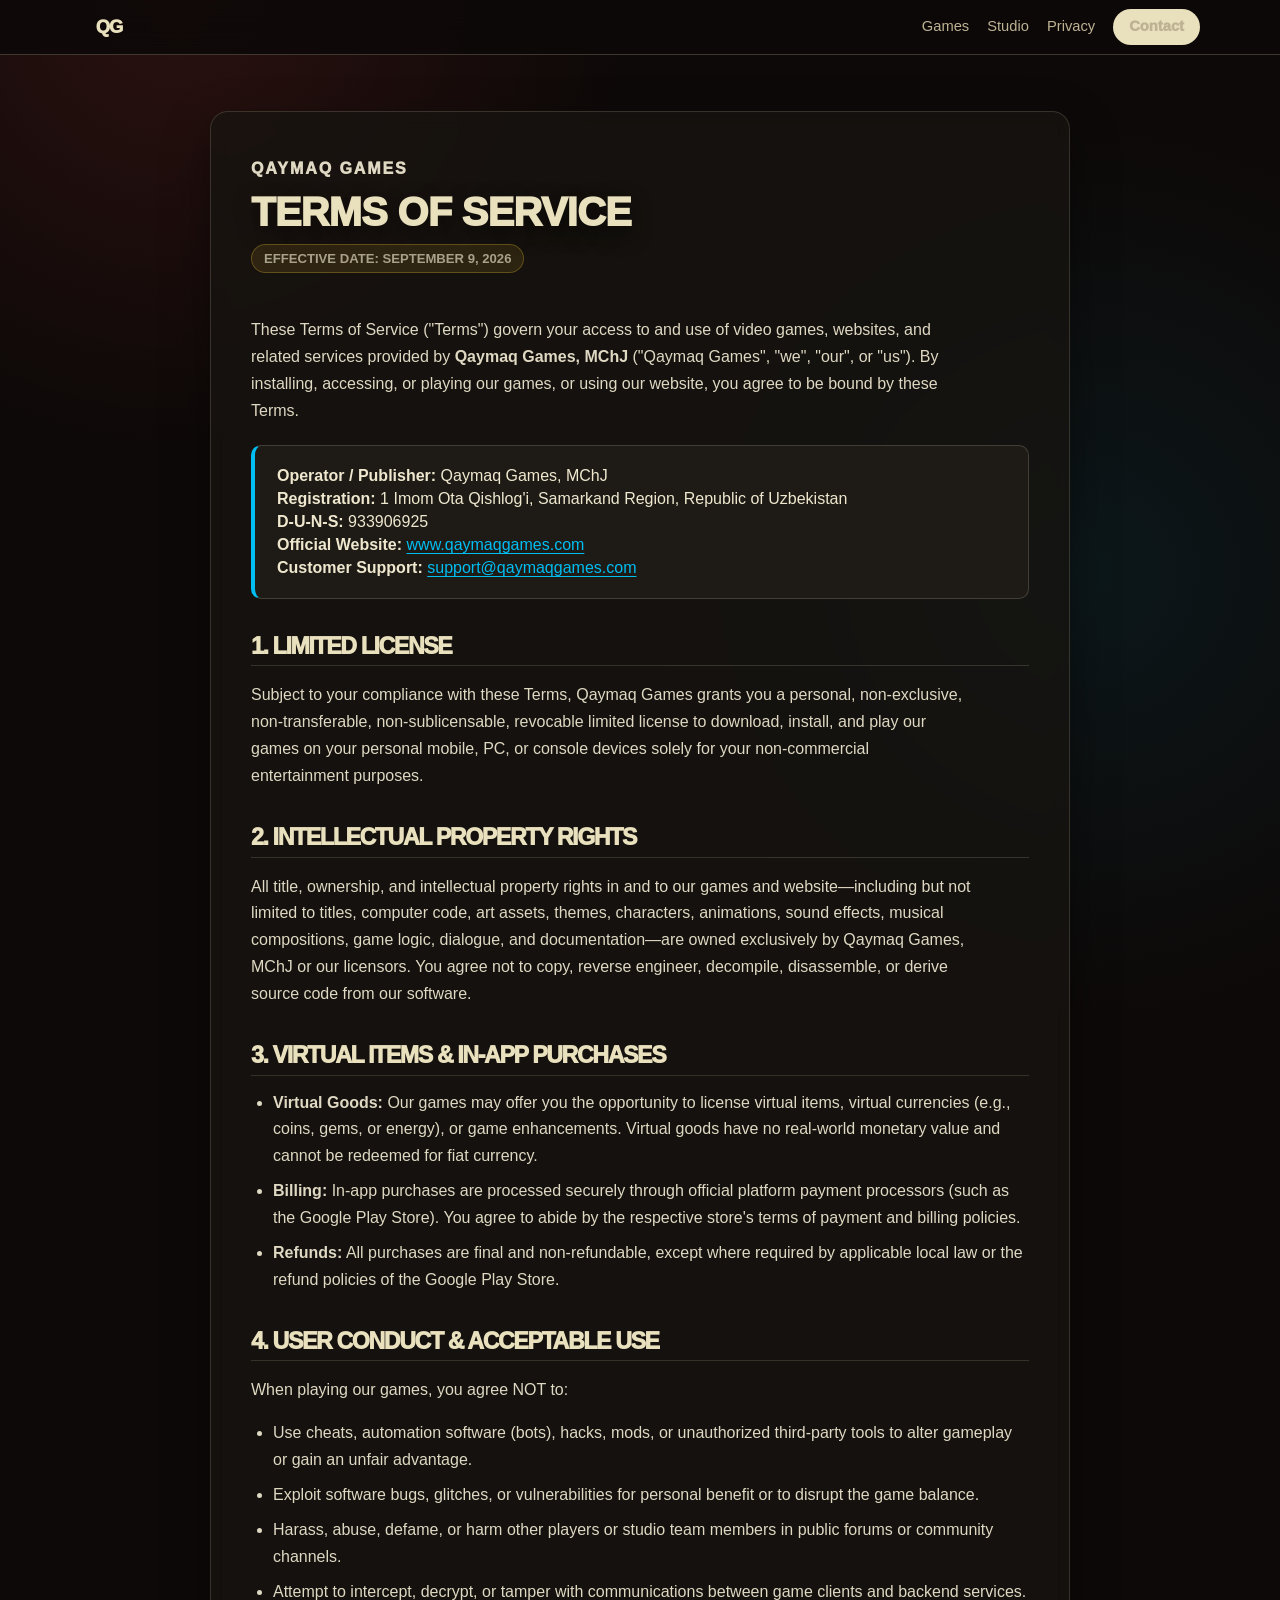
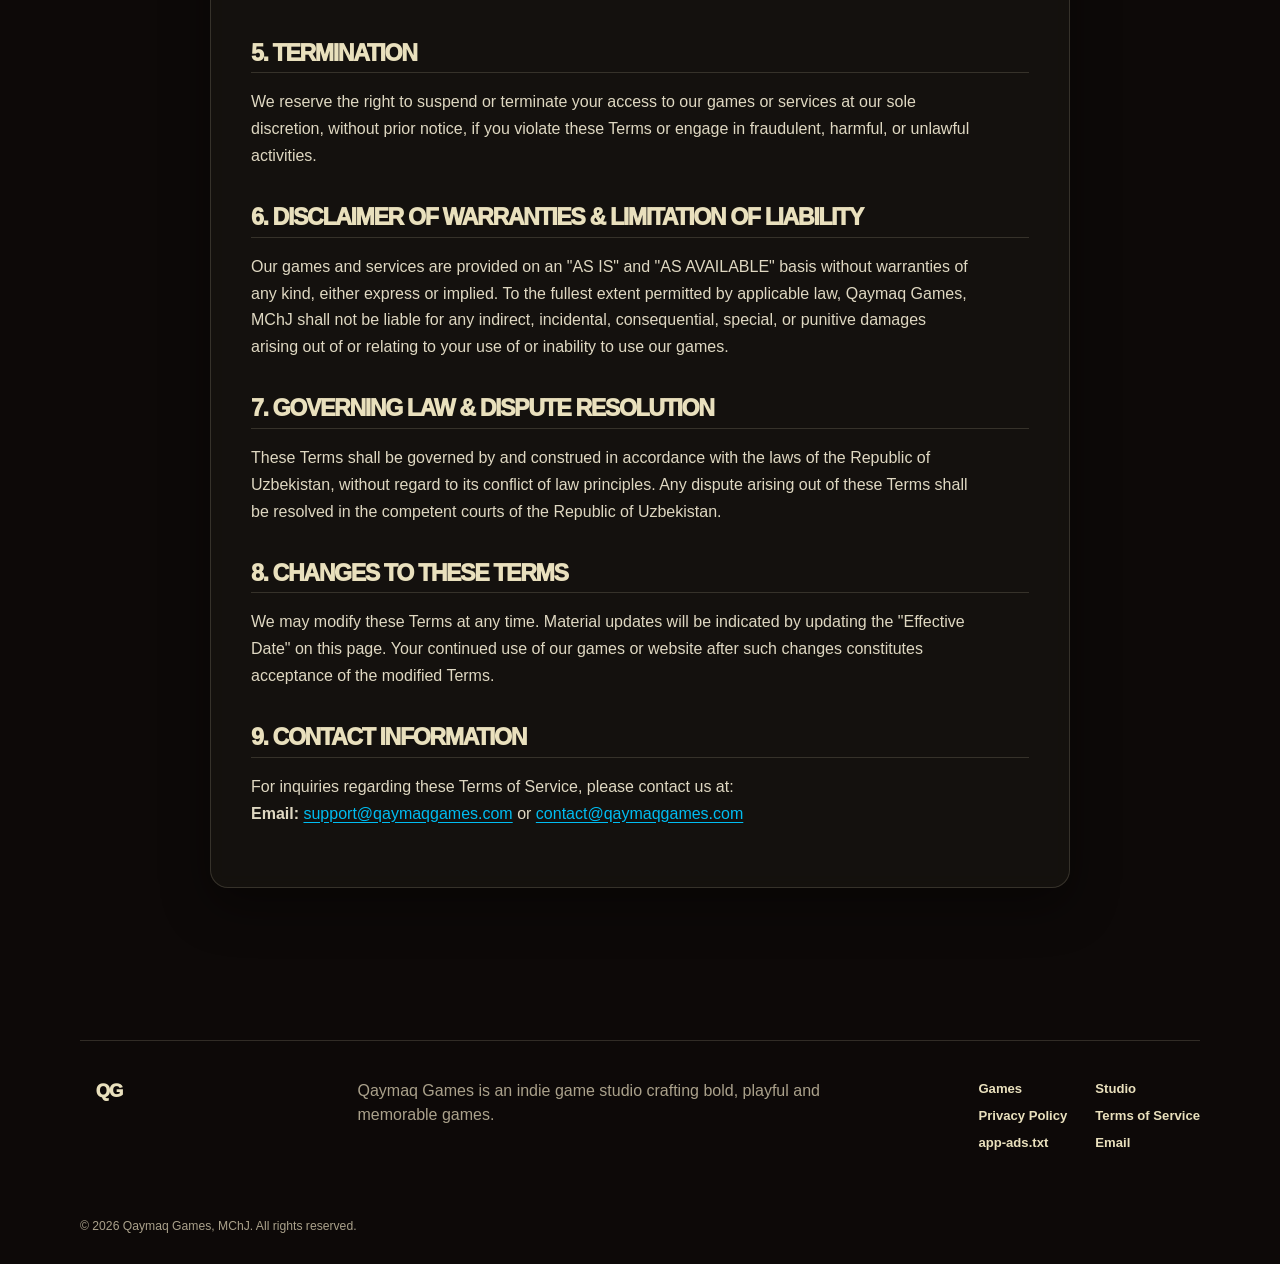
<file: terms/index.html>
﻿<!DOCTYPE html>
<html lang="en">
<head>
  <meta charset="UTF-8">
  <meta name="viewport" content="width=device-width, initial-scale=1.0">
  <meta name="description" content="Terms of Service for Qaymaq Games, MChJ.">
  <title>Terms of Service | Qaymaq Games</title>
  <link rel="icon" href="/favicon.svg" type="image/svg+xml">
  <link rel="icon" href="/favicon.ico" sizes="48x48">
  <link rel="apple-touch-icon" href="/apple-touch-icon.png">
  <link rel="manifest" href="/site.webmanifest">
  <link rel="stylesheet" href="/style.css">
  <style>
    .policy-page {
      background: radial-gradient(circle at 14% 0%, rgba(255, 75, 69, 0.12), transparent 28rem),
                  radial-gradient(circle at 85% 20%, rgba(0, 189, 242, 0.08), transparent 28rem),
                  var(--bg);
      color: var(--text);
      min-height: 100vh;
      display: flex;
      flex-direction: column;
    }
    .header-inner {
      display: flex;
      align-items: center;
      justify-content: space-between;
      min-height: var(--header-height);
    }
    .header-nav-links {
      display: flex;
      align-items: center;
      gap: 18px;
    }
    .header-nav-links a {
      font-size: 0.92rem;
      color: var(--cream-dim);
      transition: color var(--transition);
    }
    .header-nav-links a:hover {
      color: var(--text);
    }
    .policy-main {
      flex: 1;
      padding: 56px 0 88px;
    }
    .policy-copy {
      max-width: 860px;
      margin: 0 auto;
      background: rgba(23, 20, 17, 0.75);
      border: 1px solid var(--line);
      border-radius: 18px;
      padding: 44px 40px;
      box-shadow: 0 18px 48px rgba(0, 0, 0, 0.4);
      backdrop-filter: blur(8px);
    }
    .policy-copy h1 {
      font-size: 2.5rem;
      margin: 8px 0 12px;
      color: var(--cream);
      letter-spacing: -0.02em;
    }
    .policy-updated {
      display: inline-block;
      font-size: 0.88rem;
      color: var(--yellow);
      background: rgba(255, 207, 55, 0.1);
      padding: 4px 12px;
      border-radius: 999px;
      border: 1px solid rgba(255, 207, 55, 0.25);
      margin-bottom: 28px;
    }
    .policy-copy h2 {
      font-size: 1.45rem;
      margin: 36px 0 14px;
      color: var(--cream);
      border-bottom: 1px solid var(--line);
      padding-bottom: 8px;
    }
    .policy-copy p, .policy-copy li {
      font-size: 1rem;
      line-height: 1.68;
      color: #dfd8c2;
    }
    .policy-copy ul {
      padding-left: 22px;
      margin: 12px 0;
    }
    .policy-copy li {
      margin-bottom: 8px;
    }
    .policy-copy a {
      color: var(--cyan);
      text-decoration: underline;
      text-underline-offset: 3px;
      transition: opacity var(--transition);
    }
    .policy-copy a:hover {
      opacity: 0.85;
    }
    .info-card {
      background: rgba(33, 30, 25, 0.85);
      border: 1px solid rgba(233, 224, 189, 0.18);
      border-left: 4px solid var(--cyan);
      border-radius: 10px;
      padding: 18px 22px;
      margin: 20px 0;
    }
    @media (max-width: 680px) {
      .policy-copy {
        padding: 28px 20px;
      }
      .policy-copy h1 {
        font-size: 2rem;
      }
    }
  </style>
</head>
<body class="policy-page">
  <header class="site-header">
    <div class="container header-inner">
      <a class="brand" href="/" aria-label="Qaymaq Games home">
        <span class="brand-mark">QG</span>
      </a>
      <nav class="header-nav-links" aria-label="Legal header navigation">
        <a href="/#games">Games</a>
        <a href="/#about">Studio</a>
        <a href="privacy-policy.html">Privacy</a>
        <a class="btn btn-small btn-primary" href="/#contact">Contact</a>
      </nav>
    </div>
  </header>

  <main class="policy-main">
    <article class="container policy-copy">
      <p class="eyebrow">Qaymaq Games</p>
      <h1>Terms of Service</h1>
      <span class="policy-updated">Effective Date: September 9, 2026</span>

      <p>
        These Terms of Service ("Terms") govern your access to and use of video games, websites, and related services provided
        by <strong>Qaymaq Games, MChJ</strong> ("Qaymaq Games", "we", "our", or "us"). By installing, accessing, or playing
        our games, or using our website, you agree to be bound by these Terms.
      </p>

      <div class="info-card">
        <strong>Operator / Publisher:</strong> Qaymaq Games, MChJ<br>
        <strong>Registration:</strong> 1 Imom Ota Qishlog'i, Samarkand Region, Republic of Uzbekistan<br>
        <strong>D-U-N-S:</strong> 933906925<br>
        <strong>Official Website:</strong> <a href="https://www.qaymaqgames.com/">www.qaymaqgames.com</a><br>
        <strong>Customer Support:</strong> <a href="mailto:support@qaymaqgames.com">support@qaymaqgames.com</a>
      </div>

      <h2>1. Limited License</h2>
      <p>
        Subject to your compliance with these Terms, Qaymaq Games grants you a personal, non-exclusive, non-transferable,
        non-sublicensable, revocable limited license to download, install, and play our games on your personal mobile, PC,
        or console devices solely for your non-commercial entertainment purposes.
      </p>

      <h2>2. Intellectual Property Rights</h2>
      <p>
        All title, ownership, and intellectual property rights in and to our games and website—including but not limited to titles,
        computer code, art assets, themes, characters, animations, sound effects, musical compositions, game logic, dialogue,
        and documentation—are owned exclusively by Qaymaq Games, MChJ or our licensors. You agree not to copy, reverse engineer,
        decompile, disassemble, or derive source code from our software.
      </p>

      <h2>3. Virtual Items & In-App Purchases</h2>
      <ul>
        <li><strong>Virtual Goods:</strong> Our games may offer you the opportunity to license virtual items, virtual currencies (e.g., coins, gems, or energy), or game enhancements. Virtual goods have no real-world monetary value and cannot be redeemed for fiat currency.</li>
        <li><strong>Billing:</strong> In-app purchases are processed securely through official platform payment processors (such as the Google Play Store). You agree to abide by the respective store's terms of payment and billing policies.</li>
        <li><strong>Refunds:</strong> All purchases are final and non-refundable, except where required by applicable local law or the refund policies of the Google Play Store.</li>
      </ul>

      <h2>4. User Conduct & Acceptable Use</h2>
      <p>When playing our games, you agree NOT to:</p>
      <ul>
        <li>Use cheats, automation software (bots), hacks, mods, or unauthorized third-party tools to alter gameplay or gain an unfair advantage.</li>
        <li>Exploit software bugs, glitches, or vulnerabilities for personal benefit or to disrupt the game balance.</li>
        <li>Harass, abuse, defame, or harm other players or studio team members in public forums or community channels.</li>
        <li>Attempt to intercept, decrypt, or tamper with communications between game clients and backend services.</li>
      </ul>

      <h2>5. Termination</h2>
      <p>
        We reserve the right to suspend or terminate your access to our games or services at our sole discretion, without prior notice,
        if you violate these Terms or engage in fraudulent, harmful, or unlawful activities.
      </p>

      <h2>6. Disclaimer of Warranties & Limitation of Liability</h2>
      <p>
        Our games and services are provided on an "AS IS" and "AS AVAILABLE" basis without warranties of any kind, either express or implied.
        To the fullest extent permitted by applicable law, Qaymaq Games, MChJ shall not be liable for any indirect, incidental, consequential,
        special, or punitive damages arising out of or relating to your use of or inability to use our games.
      </p>

      <h2>7. Governing Law & Dispute Resolution</h2>
      <p>
        These Terms shall be governed by and construed in accordance with the laws of the Republic of Uzbekistan, without regard to its conflict
        of law principles. Any dispute arising out of these Terms shall be resolved in the competent courts of the Republic of Uzbekistan.
      </p>

      <h2>8. Changes to These Terms</h2>
      <p>
        We may modify these Terms at any time. Material updates will be indicated by updating the "Effective Date" on this page.
        Your continued use of our games or website after such changes constitutes acceptance of the modified Terms.
      </p>

      <h2>9. Contact Information</h2>
      <p>
        For inquiries regarding these Terms of Service, please contact us at:
        <br>
        <strong>Email:</strong> <a href="mailto:support@qaymaqgames.com">support@qaymaqgames.com</a> or <a href="mailto:contact@qaymaqgames.com">contact@qaymaqgames.com</a>
      </p>
    </article>
  </main>

  <footer class="site-footer">
    <div class="container footer-grid">
      <a class="brand footer-brand" href="/"><span class="brand-mark">QG</span></a>
      <p>Qaymaq Games is an indie game studio crafting bold, playful and memorable games.</p>
      <div class="footer-links">
        <a href="/#games">Games</a>
        <a href="/#about">Studio</a>
        <a href="privacy-policy.html">Privacy Policy</a>
        <a href="terms-of-service.html">Terms of Service</a>
        <a href="app-ads.txt">app-ads.txt</a>
        <a href="mailto:contact@qaymaqgames.com">Email</a>
      </div>
      <p class="copyright">&copy; <span data-year>2026</span> Qaymaq Games, MChJ. All rights reserved.</p>
    </div>
  </footer>
  <script>document.querySelector('[data-year]').textContent = new Date().getFullYear();</script>
</body>
</html>
</file>
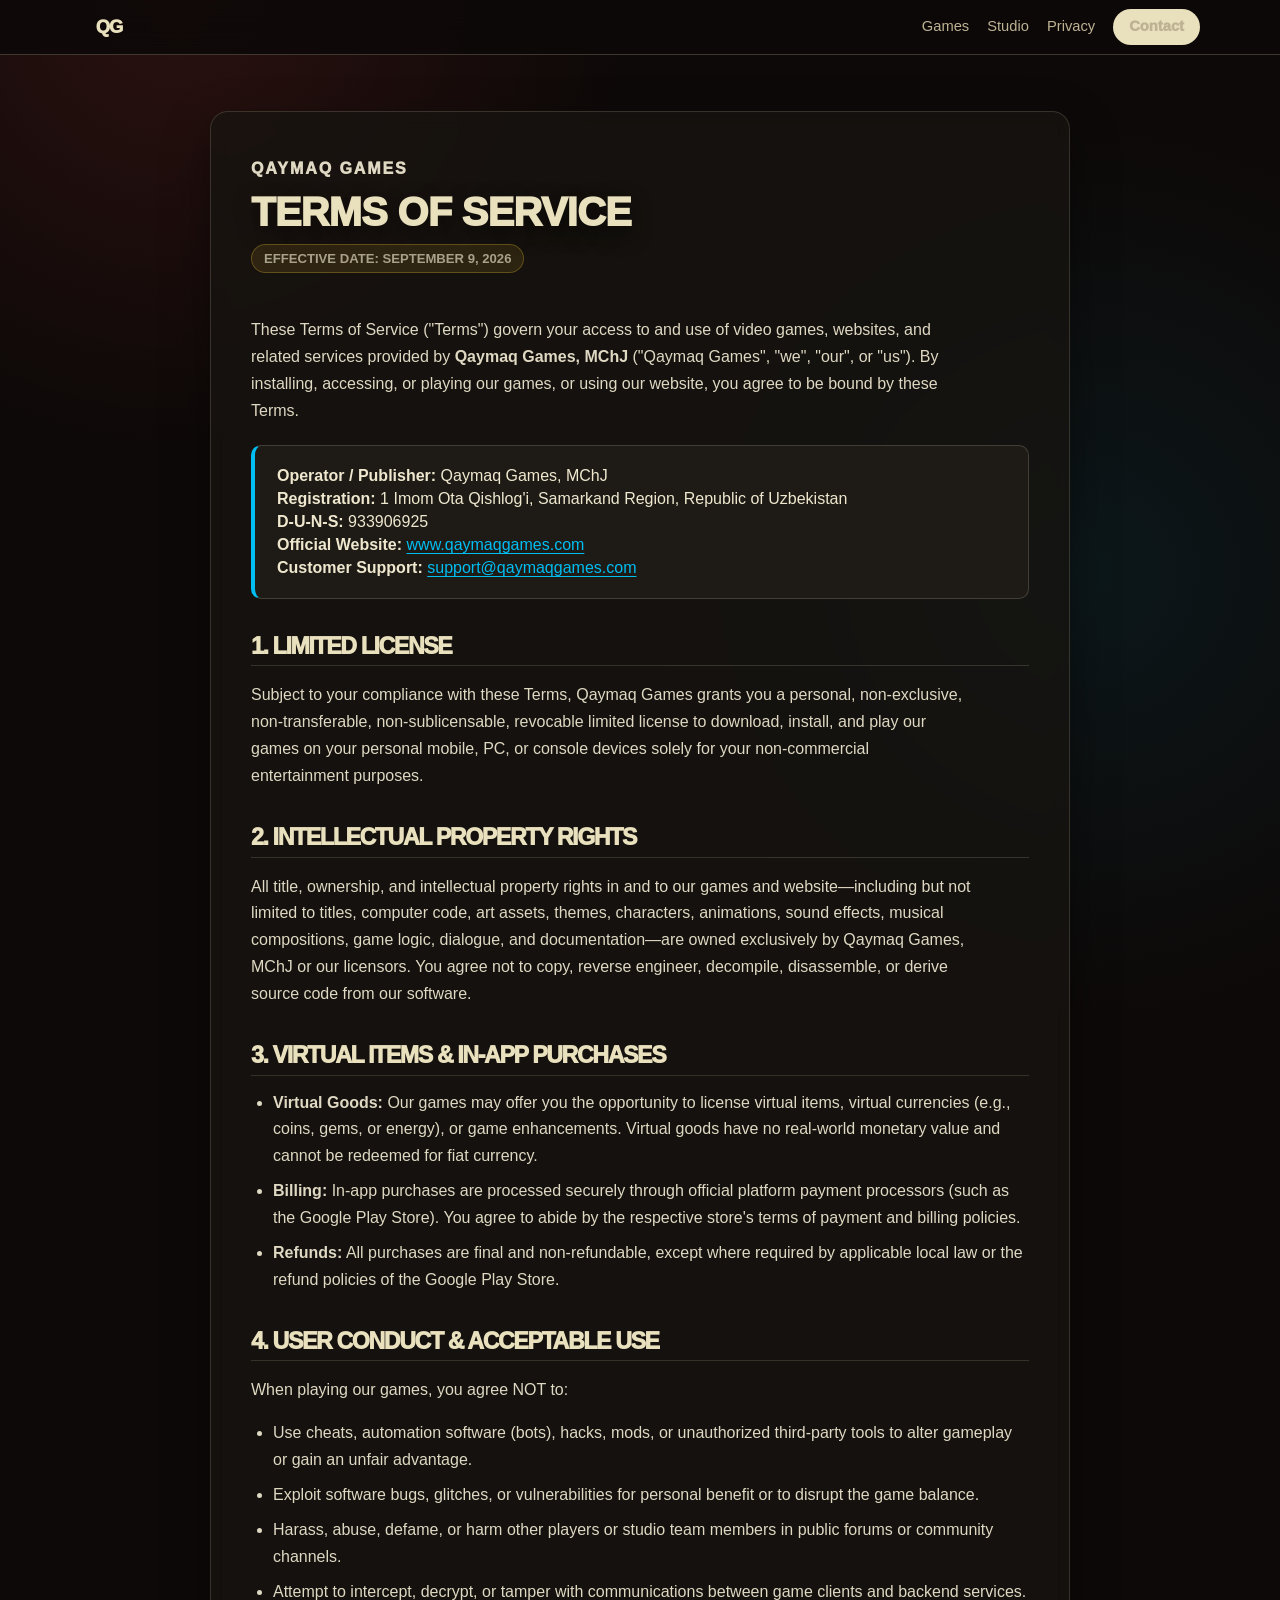
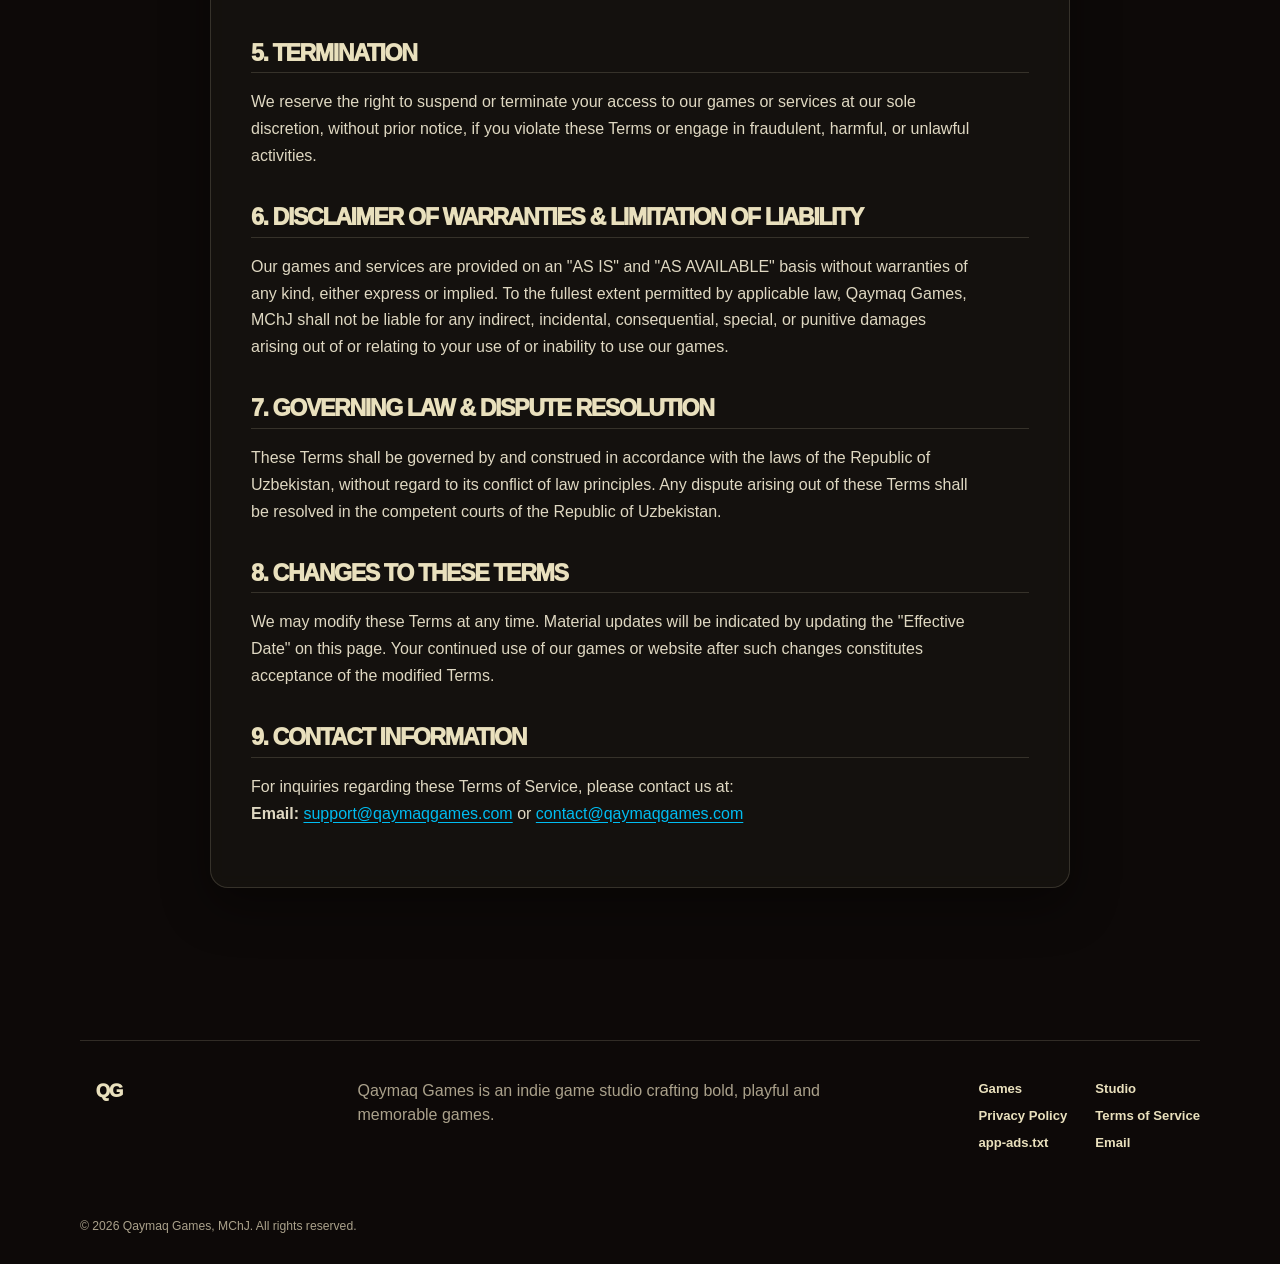
<file: terms-of-service.html>
<!DOCTYPE html>
<html lang="en">
<head>
  <meta charset="UTF-8">
  <meta name="viewport" content="width=device-width, initial-scale=1.0">
  <meta name="description" content="Terms of Service for Qaymaq Games, MChJ.">
  <title>Terms of Service | Qaymaq Games</title>
  <link rel="icon" href="/favicon.svg" type="image/svg+xml">
  <link rel="icon" href="/favicon.ico" sizes="48x48">
  <link rel="apple-touch-icon" href="/apple-touch-icon.png">
  <link rel="manifest" href="/site.webmanifest">
  <link rel="stylesheet" href="style.css">
  <style>
    .policy-page {
      background: radial-gradient(circle at 14% 0%, rgba(255, 75, 69, 0.12), transparent 28rem),
                  radial-gradient(circle at 85% 20%, rgba(0, 189, 242, 0.08), transparent 28rem),
                  var(--bg);
      color: var(--text);
      min-height: 100vh;
      display: flex;
      flex-direction: column;
    }
    .header-inner {
      display: flex;
      align-items: center;
      justify-content: space-between;
      min-height: var(--header-height);
    }
    .header-nav-links {
      display: flex;
      align-items: center;
      gap: 18px;
    }
    .header-nav-links a {
      font-size: 0.92rem;
      color: var(--cream-dim);
      transition: color var(--transition);
    }
    .header-nav-links a:hover {
      color: var(--text);
    }
    .policy-main {
      flex: 1;
      padding: 56px 0 88px;
    }
    .policy-copy {
      max-width: 860px;
      margin: 0 auto;
      background: rgba(23, 20, 17, 0.75);
      border: 1px solid var(--line);
      border-radius: 18px;
      padding: 44px 40px;
      box-shadow: 0 18px 48px rgba(0, 0, 0, 0.4);
      backdrop-filter: blur(8px);
    }
    .policy-copy h1 {
      font-size: 2.5rem;
      margin: 8px 0 12px;
      color: var(--cream);
      letter-spacing: -0.02em;
    }
    .policy-updated {
      display: inline-block;
      font-size: 0.88rem;
      color: var(--yellow);
      background: rgba(255, 207, 55, 0.1);
      padding: 4px 12px;
      border-radius: 999px;
      border: 1px solid rgba(255, 207, 55, 0.25);
      margin-bottom: 28px;
    }
    .policy-copy h2 {
      font-size: 1.45rem;
      margin: 36px 0 14px;
      color: var(--cream);
      border-bottom: 1px solid var(--line);
      padding-bottom: 8px;
    }
    .policy-copy p, .policy-copy li {
      font-size: 1rem;
      line-height: 1.68;
      color: #dfd8c2;
    }
    .policy-copy ul {
      padding-left: 22px;
      margin: 12px 0;
    }
    .policy-copy li {
      margin-bottom: 8px;
    }
    .policy-copy a {
      color: var(--cyan);
      text-decoration: underline;
      text-underline-offset: 3px;
      transition: opacity var(--transition);
    }
    .policy-copy a:hover {
      opacity: 0.85;
    }
    .info-card {
      background: rgba(33, 30, 25, 0.85);
      border: 1px solid rgba(233, 224, 189, 0.18);
      border-left: 4px solid var(--cyan);
      border-radius: 10px;
      padding: 18px 22px;
      margin: 20px 0;
    }
    @media (max-width: 680px) {
      .policy-copy {
        padding: 28px 20px;
      }
      .policy-copy h1 {
        font-size: 2rem;
      }
    }
  </style>
</head>
<body class="policy-page">
  <header class="site-header">
    <div class="container header-inner">
      <a class="brand" href="index.html" aria-label="Qaymaq Games home">
        <span class="brand-mark">QG</span>
      </a>
      <nav class="header-nav-links" aria-label="Legal header navigation">
        <a href="index.html#games">Games</a>
        <a href="index.html#about">Studio</a>
        <a href="privacy-policy.html">Privacy</a>
        <a class="btn btn-small btn-primary" href="index.html#contact">Contact</a>
      </nav>
    </div>
  </header>

  <main class="policy-main">
    <article class="container policy-copy">
      <p class="eyebrow">Qaymaq Games</p>
      <h1>Terms of Service</h1>
      <span class="policy-updated">Effective Date: September 9, 2026</span>

      <p>
        These Terms of Service ("Terms") govern your access to and use of video games, websites, and related services provided
        by <strong>Qaymaq Games, MChJ</strong> ("Qaymaq Games", "we", "our", or "us"). By installing, accessing, or playing
        our games, or using our website, you agree to be bound by these Terms.
      </p>

      <div class="info-card">
        <strong>Operator / Publisher:</strong> Qaymaq Games, MChJ<br>
        <strong>Registration:</strong> 1 Imom Ota Qishlog'i, Samarkand Region, Republic of Uzbekistan<br>
        <strong>D-U-N-S:</strong> 933906925<br>
        <strong>Official Website:</strong> <a href="https://www.qaymaqgames.com/">www.qaymaqgames.com</a><br>
        <strong>Customer Support:</strong> <a href="mailto:support@qaymaqgames.com">support@qaymaqgames.com</a>
      </div>

      <h2>1. Limited License</h2>
      <p>
        Subject to your compliance with these Terms, Qaymaq Games grants you a personal, non-exclusive, non-transferable,
        non-sublicensable, revocable limited license to download, install, and play our games on your personal mobile, PC,
        or console devices solely for your non-commercial entertainment purposes.
      </p>

      <h2>2. Intellectual Property Rights</h2>
      <p>
        All title, ownership, and intellectual property rights in and to our games and website—including but not limited to titles,
        computer code, art assets, themes, characters, animations, sound effects, musical compositions, game logic, dialogue,
        and documentation—are owned exclusively by Qaymaq Games, MChJ or our licensors. You agree not to copy, reverse engineer,
        decompile, disassemble, or derive source code from our software.
      </p>

      <h2>3. Virtual Items & In-App Purchases</h2>
      <ul>
        <li><strong>Virtual Goods:</strong> Our games may offer you the opportunity to license virtual items, virtual currencies (e.g., coins, gems, or energy), or game enhancements. Virtual goods have no real-world monetary value and cannot be redeemed for fiat currency.</li>
        <li><strong>Billing:</strong> In-app purchases are processed securely through official platform payment processors (such as the Google Play Store). You agree to abide by the respective store's terms of payment and billing policies.</li>
        <li><strong>Refunds:</strong> All purchases are final and non-refundable, except where required by applicable local law or the refund policies of the Google Play Store.</li>
      </ul>

      <h2>4. User Conduct & Acceptable Use</h2>
      <p>When playing our games, you agree NOT to:</p>
      <ul>
        <li>Use cheats, automation software (bots), hacks, mods, or unauthorized third-party tools to alter gameplay or gain an unfair advantage.</li>
        <li>Exploit software bugs, glitches, or vulnerabilities for personal benefit or to disrupt the game balance.</li>
        <li>Harass, abuse, defame, or harm other players or studio team members in public forums or community channels.</li>
        <li>Attempt to intercept, decrypt, or tamper with communications between game clients and backend services.</li>
      </ul>

      <h2>5. Termination</h2>
      <p>
        We reserve the right to suspend or terminate your access to our games or services at our sole discretion, without prior notice,
        if you violate these Terms or engage in fraudulent, harmful, or unlawful activities.
      </p>

      <h2>6. Disclaimer of Warranties & Limitation of Liability</h2>
      <p>
        Our games and services are provided on an "AS IS" and "AS AVAILABLE" basis without warranties of any kind, either express or implied.
        To the fullest extent permitted by applicable law, Qaymaq Games, MChJ shall not be liable for any indirect, incidental, consequential,
        special, or punitive damages arising out of or relating to your use of or inability to use our games.
      </p>

      <h2>7. Governing Law & Dispute Resolution</h2>
      <p>
        These Terms shall be governed by and construed in accordance with the laws of the Republic of Uzbekistan, without regard to its conflict
        of law principles. Any dispute arising out of these Terms shall be resolved in the competent courts of the Republic of Uzbekistan.
      </p>

      <h2>8. Changes to These Terms</h2>
      <p>
        We may modify these Terms at any time. Material updates will be indicated by updating the "Effective Date" on this page.
        Your continued use of our games or website after such changes constitutes acceptance of the modified Terms.
      </p>

      <h2>9. Contact Information</h2>
      <p>
        For inquiries regarding these Terms of Service, please contact us at:
        <br>
        <strong>Email:</strong> <a href="mailto:support@qaymaqgames.com">support@qaymaqgames.com</a> or <a href="mailto:contact@qaymaqgames.com">contact@qaymaqgames.com</a>
      </p>
    </article>
  </main>

  <footer class="site-footer">
    <div class="container footer-grid">
      <a class="brand footer-brand" href="index.html"><span class="brand-mark">QG</span></a>
      <p>Qaymaq Games is an indie game studio crafting bold, playful and memorable games.</p>
      <div class="footer-links">
        <a href="index.html#games">Games</a>
        <a href="index.html#about">Studio</a>
        <a href="privacy-policy.html">Privacy Policy</a>
        <a href="terms-of-service.html">Terms of Service</a>
        <a href="app-ads.txt">app-ads.txt</a>
        <a href="mailto:contact@qaymaqgames.com">Email</a>
      </div>
      <p class="copyright">&copy; <span data-year>2026</span> Qaymaq Games, MChJ. All rights reserved.</p>
    </div>
  </footer>
  <script>document.querySelector('[data-year]').textContent = new Date().getFullYear();</script>
</body>
</html>
</file>
<file: css/site.css>
/* Layout: one long ink scroll. Paper scene, torn into a night band of hanging game scrolls, back to paper for play and craft, closed by a vermilion seal band. */
:root {
  --paper: #f1ede5;
  --paper-deep: #e4ddd0;
  --ink: #141312;
  --ink-soft: #46423d;
  --wash: #7d776e;
  --mist: #c8c1b5;
  --shu: #cf1f28;
  --shu-hi: #ea3a41;
  --shu-lit: #ff5d63;
  --shu-deep: #9e1219;
  --night: #0b0c10;
  --night-2: #15171d;
  --bone: #ede7db;
  --bone-dim: #a9a397;
  --paint-a: #18c4d6;
  --paint-b: #ffc83a;

  --f-mark: "Anton", "Sofia Sans Extra Condensed", "Arial Narrow", sans-serif;
  --f-display: "Sofia Sans Extra Condensed", "Arial Narrow", "Roboto Condensed", sans-serif;
  --f-body: "Golos Text", "Segoe UI", system-ui, sans-serif;
  --f-brush: "Yuji Boku", "Yu Mincho", "MS Mincho", serif;

  --ease-out: cubic-bezier(.16, 1, .3, 1);
  --ease-cut: cubic-bezier(.7, 0, .2, 1);
  --header-h: 64px;
  --gutter-l: max(20px, env(safe-area-inset-left, 0px));
  --gutter-r: max(20px, env(safe-area-inset-right, 0px));
  color-scheme: light;
}

* { box-sizing: border-box; }
[hidden] { display: none !important; }
html { -webkit-text-size-adjust: 100%; text-size-adjust: 100%; }
html { overflow-x: clip; scroll-behavior: smooth; scroll-padding-top: calc(var(--header-h) + 12px); scrollbar-color: var(--ink-soft) var(--paper-deep); }
body {
  margin: 0;
  background: var(--paper);
  color: var(--ink);
  font: 400 17px/1.6 var(--f-body);
  -webkit-font-smoothing: antialiased;
  overflow-x: clip;
}
body.is-locked { overflow: hidden; }
::selection { background: var(--shu); color: var(--paper); }
a { color: inherit; }
img { max-width: 100%; display: block; }
button { font: inherit; color: inherit; cursor: pointer; }
:focus-visible { outline: 2px solid var(--shu); outline-offset: 3px; border-radius: 2px; }
h1, h2, h3 { margin: 0; text-wrap: balance; }
p { margin: 0; }
.wrap { width: 100%; max-width: 1320px; margin-inline: auto; padding-left: var(--gutter-l); padding-right: var(--gutter-r); }
.sr-only { position: absolute; width: 1px; height: 1px; overflow: hidden; clip: rect(0 0 0 0); white-space: nowrap; }

/* paper grain over everything */
.grain {
  position: fixed; inset: 0; z-index: 90; pointer-events: none; opacity: .32; mix-blend-mode: multiply;
  background-image: url("data:image/svg+xml,%3Csvg xmlns='http://www.w3.org/2000/svg' width='220' height='220'%3E%3Cfilter id='n'%3E%3CfeTurbulence type='fractalNoise' baseFrequency='.85' numOctaves='3' stitchTiles='stitch'/%3E%3CfeColorMatrix values='0 0 0 0 .45 0 0 0 0 .4 0 0 0 0 .33 0 0 0 .55 0'/%3E%3C/filter%3E%3Crect width='100%25' height='100%25' filter='url(%23n)'/%3E%3C/svg%3E");
}

/* ---------- display type ---------- */
.display {
  font-family: var(--f-display); font-weight: 900; text-transform: uppercase;
  letter-spacing: -.01em; line-height: .92;
}
.h2 { font-size: clamp(44px, 6.6vw, 96px); }
.lead { font-size: clamp(17px, 1.35vw, 20px); color: var(--ink-soft); max-width: 46ch; }
.label {
  font-family: var(--f-display); font-weight: 800; text-transform: uppercase;
  letter-spacing: .14em; font-size: 14px;
}

/* ---------- buttons ---------- */
.btn {
  --bg: var(--ink); --fg: var(--paper);
  position: relative; display: inline-flex; align-items: center; gap: 12px;
  padding: 15px 26px 14px; border: 0; border-radius: 2px;
  background: var(--bg); color: var(--fg); text-decoration: none;
  font-family: var(--f-display); font-weight: 800; font-size: 19px; letter-spacing: .08em; text-transform: uppercase;
  transition: transform .35s var(--ease-out), background-color .25s, color .25s;
  overflow: hidden; isolation: isolate;
}
.btn::before {
  content: ""; position: absolute; inset: -2px; z-index: -1; background: var(--shu);
  clip-path: polygon(0 0, 0 0, -20% 100%, -20% 100%);
  transition: clip-path .5s var(--ease-out);
}
.btn:hover::before { clip-path: polygon(0 0, 120% 0, 100% 100%, -20% 100%); }
.btn:active { transform: translateY(1px) scale(.985); }
.btn svg { width: 18px; height: 18px; flex: none; }
.btn--shu { --bg: var(--shu); --fg: var(--paper); }
.btn--shu::before { background: var(--ink); }
.btn--ghost { --bg: transparent; --fg: currentColor; box-shadow: inset 0 0 0 1.5px currentColor; }
.btn--ghost:hover { color: var(--paper); }

/* ---------- seal (hanko) ---------- */
.seal {
  display: inline-grid; place-items: center; flex: none;
  width: 44px; height: 44px; background: var(--shu); color: var(--paper);
  font-family: var(--f-brush); font-size: 26px; line-height: 1;
  border-radius: 3px 5px 4px 6px;
  box-shadow: inset 0 0 0 2px rgba(241,237,229,.18);
  filter: url(#rough);
}

/* ---------- header ---------- */
.site-header {
  position: fixed; z-index: 60; left: 0; right: 0; top: 0;
  padding-top: env(safe-area-inset-top, 0px);
  color: var(--ink);
  transition: background-color .4s, color .4s, transform .5s var(--ease-out), box-shadow .4s;
}
.site-header.is-scrolled { background: rgba(241,237,229,.93); backdrop-filter: blur(6px); -webkit-backdrop-filter: blur(6px); box-shadow: 0 1px 0 rgba(20,19,18,.08); }
.site-header[data-tone="night"] { color: var(--bone); }
.site-header[data-tone="night"].is-scrolled { background: rgba(11,12,16,.92); box-shadow: 0 1px 0 rgba(237,231,219,.08); }
.site-header[data-tone="shu"] { color: var(--paper); }
.site-header[data-tone="shu"].is-scrolled { background: rgba(207,31,40,.94); }
body.gate-on .site-header { transform: translateY(-110%); }
.hero-center > * { transition: opacity .7s .35s ease; }
body.gate-on .hero-center > * { opacity: 0; transition: none; }
.nav { height: var(--header-h); display: flex; align-items: center; gap: 28px; }
.brand { display: inline-flex; align-items: center; gap: 10px; text-decoration: none; margin-right: auto; }
.brand svg { width: 42px; height: 34px; color: var(--ink); --qg-base: var(--paper); }
.site-header[data-tone="night"] .brand svg, .foot .brand svg { color: #060709; --qg-base: var(--bone); --qg-rim: 12px; }
.brand-word { font-family: var(--f-mark); font-size: 21px; letter-spacing: .04em; line-height: 1; }
.nav-links { display: flex; gap: 26px; list-style: none; margin: 0; padding: 0; }
.nav-links a {
  position: relative; text-decoration: none; font-family: var(--f-display); font-weight: 800; font-size: 17px; letter-spacing: .12em; text-transform: uppercase;
  padding-block: 6px;
}
.nav-links a::after {
  content: ""; position: absolute; left: 0; right: 0; bottom: 0; height: 2px; background: var(--shu);
  transform: scaleX(0); transform-origin: right; transition: transform .45s var(--ease-out);
}
.nav-links a:hover::after, .nav-links a[aria-current="true"]::after { transform: scaleX(1); transform-origin: left; }
.site-header[data-tone="shu"] .nav-links a::after { background: var(--ink); }
.lang {
  display: inline-flex; border-radius: 2px; box-shadow: inset 0 0 0 1.5px currentColor; padding: 3px; gap: 2px;
}
.lang button {
  border: 0; background: transparent; padding: 5px 9px 4px; border-radius: 1px;
  font-family: var(--f-display); font-weight: 800; font-size: 15px; letter-spacing: .1em;
}
.lang button[aria-pressed="true"] { background: currentColor; }
.lang button[aria-pressed="true"] span { color: var(--paper); }
.site-header[data-tone="night"] .lang button[aria-pressed="true"] span { color: var(--night); }
.site-header[data-tone="shu"] .lang button[aria-pressed="true"] span { color: var(--shu); }
.site-header[data-tone="shu"] .brand svg { --qg-base: var(--paper); color: var(--ink); }
.menu-btn { display: none; border: 0; background: transparent; width: 44px; height: 44px; padding: 10px; }
.menu-btn span { display: block; height: 2px; background: currentColor; margin: 6px 0; transition: transform .35s var(--ease-out); }
.menu-btn[aria-expanded="true"] span:first-child { transform: translateY(4px) rotate(45deg); }
.menu-btn[aria-expanded="true"] span:last-child { transform: translateY(-4px) rotate(-45deg); }

/* ---------- gate (intro) ---------- */
.gate { position: fixed; inset: 0; z-index: 100; pointer-events: auto; }
.gate-half {
  position: absolute; inset: 0; background: radial-gradient(60% 50% at 50% 42%, #1a0d12 0%, var(--night) 70%);
  display: grid; place-items: center; will-change: transform;
  transition: transform .95s var(--ease-cut), opacity .4s .5s ease;
}
.gate-half.a { clip-path: polygon(0 0, 41.4% 0, 59.4% 100%, 0 100%); }
.gate-half.b { clip-path: polygon(40.6% 0, 100% 0, 100% 100%, 58.6% 100%); }
.gate.is-cut .gate-half.a { transform: translate(-82vw, -14vh) rotate(-4deg); opacity: 0; }
.gate.is-cut .gate-half.b { transform: translate(82vw, 14vh) rotate(4deg); opacity: 0; }
.gate.is-cut { pointer-events: none; }
.gate-stage { display: grid; justify-items: center; gap: 8px; transform: translateY(-2vh); }
.gate-stage svg.mark { width: min(54vw, 340px); height: auto; overflow: visible; }
.gate-word { display: grid; justify-items: center; line-height: .86; font-family: var(--f-mark); color: var(--bone); font-size: min(19vw, 128px); }
.gate-word span { display: block; opacity: 0; transform: scale(1.7); filter: blur(10px); }
.gate-games { font-family: var(--f-display); font-weight: 800; color: var(--shu); letter-spacing: .5em; font-size: min(4.4vw, 22px); margin-top: 10px; padding-left: .5em; opacity: 0; }
.gate.t-word1 .gate-word span:nth-child(1), .gate.t-word2 .gate-word span:nth-child(2) { animation: slam .42s var(--ease-out) forwards; }
.gate.t-games .gate-games { transition: opacity .6s; opacity: 1; }
@keyframes slam { 0% { opacity: 0; transform: scale(1.7); filter: blur(10px); } 60% { opacity: 1; transform: scale(.96); filter: blur(0); } 100% { opacity: 1; transform: scale(1); filter: blur(0); } }
.gate.t-shake .gate-stage { animation: shake .32s linear; }
@keyframes shake { 0%,100% { transform: translate(0,-2vh); } 20% { transform: translate(-6px,calc(-2vh + 3px)); } 40% { transform: translate(5px,calc(-2vh - 4px)); } 60% { transform: translate(-3px,calc(-2vh + 2px)); } 80% { transform: translate(2px,-2vh); } }
.gate-sparks { position: absolute; inset: 0; z-index: 2; pointer-events: none; width: 100%; height: 100%; }
.gate-slash { position: absolute; z-index: 3; left: 41%; top: 0; height: 3px; pointer-events: none; transform-origin: 0 50%; transform: rotate(var(--ang)) scaleX(0); border-radius: 3px;
  background: linear-gradient(90deg, rgba(255,59,59,0), #ff3b3b 12%, #fff1f1 50%, #ff3b3b 88%, rgba(255,59,59,0)); box-shadow: 0 0 10px #ff2a36, 0 0 26px rgba(255,42,54,.6); }
.gate.t-cut .gate-slash { animation: slashin .26s var(--ease-cut) forwards, fadeout .5s .55s forwards; }
@keyframes slashin { to { transform: rotate(var(--ang)) scaleX(1); } }
@keyframes draw { to { stroke-dashoffset: 0; } }
@keyframes fadeout { to { opacity: 0; } }
.gate-skip {
  position: absolute; z-index: 4; right: calc(var(--gutter-r) + 4px); bottom: calc(20px + env(safe-area-inset-bottom, 0px));
  border: 1.5px solid rgba(237,231,219,.45); border-radius: 2px; background: rgba(11,12,16,.6); color: var(--bone);
  font-family: var(--f-display); font-weight: 800; letter-spacing: .16em; text-transform: uppercase; font-size: 18px; padding: 12px 20px 11px;
}
.gate-skip:hover { color: var(--bone); }
.gate.is-cut .gate-skip, .gate.is-cut .gate-sparks { opacity: 0; transition: opacity .3s; }

/* animated mark parts (gate) */
.mark .m-head, .mark .m-eye, .mark .m-patch, .mark .m-strap, .mark .m-swirl, .mark .m-cross { transform-box: view-box; }
.gate .m-head { clip-path: polygon(-10% -10%, 50% 50%, 110% 110%, 50% 50%); }
.gate .m-eye { opacity: 0; transform: scale(.4); transform-origin: var(--eye-x) var(--eye-y); }
.gate .m-cross { opacity: 0; transform: scale(1.8) rotate(-30deg); transform-origin: var(--eye-x) var(--eye-y); }
.gate .m-ghost { opacity: 0; }
.gate .m-swirl { opacity: 0; transform: rotate(-140deg) scale(.55); transform-origin: var(--hc-x) var(--hc-y); }
.gate .m-slash { stroke-dasharray: 1; stroke-dashoffset: 1; opacity: 0; }
.gate.t-eye .m-eye { opacity: 1; transform: scale(1); transition: opacity .35s, transform .5s var(--ease-out); }
.gate.t-cross .m-cross { opacity: 1; transform: scale(1) rotate(0); transition: opacity .2s, transform .45s var(--ease-out); }
.gate.t-ghost .m-ghost { opacity: .22; transition: opacity .25s; }
.gate.t-slash .m-slash { opacity: 1; animation: draw .22s var(--ease-cut) forwards, fadeout .35s .3s forwards; }
.gate.t-head .m-head { clip-path: polygon(-10% -10%, 110% -10%, 110% 110%, -10% 110%); transition: clip-path .5s var(--ease-cut); }
.gate.t-head .m-cross { opacity: 0; transition: opacity .2s; }
.gate.t-head .m-ghost { opacity: 0; transition: opacity .2s; }
.gate.t-head .m-eye { opacity: 0; transition: opacity .3s .3s; }
.gate.t-swirl .m-swirl { opacity: 1; transform: rotate(0) scale(1); transition: opacity .3s, transform .9s cubic-bezier(.2, 1.5, .4, 1); }

/* ---------- hero scene ---------- */
.hero { position: relative; min-height: max(660px, 100svh); overflow: hidden; isolation: isolate; background: var(--paper); }
.layer { position: absolute; will-change: transform; }
.plate { mix-blend-mode: multiply; user-select: none; -webkit-user-drag: none; height: auto; }
.l-pine { left: -1vw; top: calc(var(--header-h) - 6px); width: 24vw; }
.l-cliff { left: -1vw; bottom: -1px; width: 29vw; -webkit-mask-image: linear-gradient(90deg, #000 70%, transparent); mask-image: linear-gradient(90deg, #000 70%, transparent); }
.l-pagoda { right: -1vw; bottom: -1px; width: 19vw; -webkit-mask-image: linear-gradient(90deg, transparent, #000 34%); mask-image: linear-gradient(90deg, transparent, #000 34%); }
.l-range { left: 21vw; bottom: -1px; width: 60vw; -webkit-mask-image: linear-gradient(90deg, transparent, #000 14%, #000 72%, transparent), linear-gradient(transparent, #000 22%); -webkit-mask-composite: source-in; mask-image: linear-gradient(90deg, transparent, #000 14%, #000 72%, transparent), linear-gradient(transparent, #000 22%); mask-composite: intersect; }
.l-sun { right: 2.5vw; top: calc(var(--header-h) + 4px); width: 23vw; aspect-ratio: 1; }
.l-sun canvas { width: 100%; height: 100%; display: block; mix-blend-mode: multiply; }
.mist {
  position: absolute; left: -20vw; right: -20vw; height: 20vw; pointer-events: none;
  background: radial-gradient(50% 50% at 50% 50%, rgba(241,237,229,.95), rgba(241,237,229,0) 70%);
  filter: blur(8px); animation: drift 38s linear infinite alternate;
}
.mist.m1 { bottom: 4vw; height: 12vw; opacity: .85; }
.mist.m2 { bottom: -3vw; height: 16vw; opacity: .9; animation-duration: 52s; animation-direction: alternate-reverse; }
.mist.m3 { bottom: 12vw; height: 9vw; opacity: .55; animation-duration: 64s; }
@keyframes drift { from { transform: translateX(-8vw); } to { transform: translateX(8vw); } }
.water {
  position: absolute; left: 0; right: 0; bottom: 0; height: 7vw; pointer-events: none; opacity: .5;
  background: repeating-linear-gradient(180deg, transparent 0 7px, rgba(70,66,61,.07) 7px 8px);
  -webkit-mask-image: linear-gradient(transparent, #000 60%); mask-image: linear-gradient(transparent, #000 60%);
  animation: ripple 6s ease-in-out infinite alternate;
}
@keyframes ripple { to { background-position: 0 8px; } }
.birds { position: absolute; right: 9vw; top: 29vw; width: 8vw; color: var(--ink); opacity: .75; animation: fly 26s linear infinite; }
.birds svg { width: 100%; overflow: visible; }
.birds path { animation: flap .9s ease-in-out infinite alternate; transform-box: fill-box; transform-origin: center; }
.birds path:nth-child(2) { animation-delay: -.3s; }
.birds path:nth-child(3) { animation-delay: -.55s; }
@keyframes flap { to { transform: scaleY(.45); } }
@keyframes fly { 0% { transform: translate(0, 0); } 50% { transform: translate(-3vw, -1vw); } 100% { transform: translate(0, 0); } }
.leaves { position: absolute; inset: 0; z-index: 5; pointer-events: none; width: 100%; height: 100%; }

.hero-center {
  position: absolute; z-index: 4; left: 50%; top: 47%; transform: translate(-50%, -50%);
  display: grid; justify-items: center; text-align: center; width: min(92vw, 760px);
}
.hero-mark { width: clamp(190px, 21vw, 330px); height: auto; overflow: visible; cursor: pointer; }
.hero-mark .m-swirl { transform-origin: var(--hc-x) var(--hc-y); animation: breathe 7s ease-in-out infinite; }
.hero-mark .m-spin { transform-box: view-box; }
.hero-mark .m-spin.is-spinning { animation: flare .9s cubic-bezier(.3, 1.4, .5, 1); }
@keyframes flare { 0% { transform: rotate(0) scale(1); } 35% { transform: rotate(-9deg) scale(1.07); } 70% { transform: rotate(4deg) scale(.99); } 100% { transform: rotate(0) scale(1); } }
@keyframes breathe { 0%,100% { transform: rotate(-2deg) scale(1); } 50% { transform: rotate(2.5deg) scale(1.02); } }
.hero-mark .m-pupil { transition: transform .25s var(--ease-out); animation: pupilBlink 6.5s infinite; }
@keyframes pupilBlink { 0%, 93.6%, 98.2%, 100% { opacity: 1; } 94.2%, 97.6% { opacity: 0; } }
.hero-mark .m-lid { transform-box: view-box; transform-origin: var(--eye-x) var(--eye-top); transform: scaleY(0); animation: blink 6.5s infinite; }
@keyframes blink { 0%, 93%, 100% { transform: scale(1, 0); } 95.5% { transform: scale(1.08, 1.14); } }
.wordmark { font-family: var(--f-mark); font-weight: 400; font-size: clamp(64px, 8.6vw, 136px); line-height: .9; letter-spacing: .015em; margin-top: -6px; }
.hero-sub { margin-top: 14px; font-family: var(--f-display); font-weight: 700; text-transform: uppercase; letter-spacing: .42em; font-size: clamp(12px, 1.05vw, 15px); padding-left: .42em; color: var(--ink-soft); }
.hero-rule { width: 38px; height: 2px; background: var(--shu); margin: 14px auto 0; }
.hero-cta { margin-top: 26px; display: flex; gap: 12px; flex-wrap: wrap; justify-content: center; }
.hero-seal { position: absolute; z-index: 4; left: calc(50% - clamp(250px, 25vw, 400px)); top: 31%; display: grid; justify-items: center; gap: 12px; }
.hero-seal .rule { width: 1.5px; height: 64px; background: var(--ink); }
.hero-seal .seal { width: 40px; height: 40px; font-size: 25px; }
.hero-tag { position: absolute; z-index: 4; left: calc(50% + clamp(220px, 20.5vw, 340px)); top: 49%; display: grid; gap: 14px; font-family: var(--f-display); font-weight: 700; letter-spacing: .5em; font-size: 13px; text-transform: uppercase; color: var(--ink-soft); }
.hero-tag-m { display: none; align-items: center; justify-content: center; gap: 10px; margin-top: 18px; font-family: var(--f-display); font-weight: 700; letter-spacing: .3em; font-size: 12px; text-transform: uppercase; color: var(--ink-soft); }
.hero-tag-m .seal { width: 26px; height: 26px; font-size: 16px; }
.hero-now { margin-top: 16px; font-size: 14px; color: var(--ink-soft); text-decoration: none; border-bottom: 1px solid currentColor; padding-bottom: 1px; transition: color .2s, opacity .7s .35s ease; }
.hero-now:hover { color: var(--shu); }
.scroll-cue { position: absolute; z-index: 4; left: 50%; bottom: 22px; transform: translateX(-50%); display: grid; justify-items: center; gap: 8px; font-family: var(--f-display); font-weight: 800; letter-spacing: .24em; font-size: 12px; text-transform: uppercase; color: var(--ink-soft); text-decoration: none; }
.scroll-cue i { width: 1.5px; height: 40px; background: linear-gradient(var(--ink) 50%, transparent 50%) 0 0 / 100% 200%; animation: cue 1.8s var(--ease-out) infinite; }
@keyframes cue { from { background-position: 0 100%; } to { background-position: 0 -100%; } }

/* torn paper edges */
.tear { position: absolute; left: 0; width: 100%; height: 34px; z-index: 6; display: block; pointer-events: none; }
.tear.bottom { bottom: -1px; }
.tear.top { top: -1px; transform: scaleY(-1); }

/* ---------- marquee ---------- */
.marquee { position: relative; background: var(--night); color: var(--bone); overflow: hidden; padding-block: 22px 18px; }
.marquee-track { display: flex; width: max-content; will-change: transform; }
.marquee-item { display: flex; align-items: center; gap: 34px; padding-right: 34px; white-space: nowrap; font-family: var(--f-display); font-weight: 900; text-transform: uppercase; font-size: clamp(30px, 4.2vw, 60px); line-height: 1; letter-spacing: .01em; }
.marquee-item .sep { width: 14px; height: 14px; background: var(--shu); border-radius: 46% 54% 40% 60%; flex: none; }
.marquee-item .k { font-family: var(--f-brush); color: var(--shu); font-weight: 400; }

/* ---------- games ---------- */
.games { position: relative; background: var(--night); color: var(--bone); padding-block: 96px 140px; }
.games::before { content: ""; position: absolute; inset: 0; pointer-events: none; opacity: .5; background: radial-gradient(40% 30% at 82% 6%, rgba(207,31,40,.22), transparent 70%), radial-gradient(50% 40% at 8% 60%, rgba(237,231,219,.05), transparent 70%); }
.games-head { position: relative; display: grid; grid-template-columns: 1.3fr 1fr; gap: 40px; align-items: end; margin-bottom: 64px; }
.games-head .lead { color: var(--bone-dim); justify-self: end; }
.stack { position: relative; display: block; }
.panel + .panel { margin-top: 26vh; }
.panel {
  --i: 0; --sheet: var(--paper);
  position: sticky; top: calc(var(--header-h) + 18px + var(--i) * 26px);
  min-height: min(80svh, 700px); padding-block: 18px;
  transform-origin: 50% 0; will-change: transform, filter;
}
.sheet { position: absolute; inset: 10px 0; background: var(--sheet); overflow: hidden;
  -webkit-mask: url("data:image/svg+xml,%3Csvg%20xmlns%3D%27http%3A//www.w3.org/2000/svg%27%20viewBox%3D%270%200%201000%201000%27%20preserveAspectRatio%3D%27none%27%3E%3Cpath%20d%3D%27M2.9%200.0%20L4.2%207.0%20L1.5%2014.6%20L8.3%2024.6%20L7.1%2038.6%20L5.3%2046.8%20L2.4%2055.6%20L2.7%2062.6%20L7.6%2077.9%20L7.4%2092.0%20L3.5%2099.9%20L6.9%20112.2%20L8.0%20126.7%20L5.8%20133.6%20L5.0%20146.3%20L4.8%20154.1%20L8.5%20161.0%20L5.4%20175.7%20L8.3%20184.7%20L8.1%20196.4%20L5.1%20210.9%20L5.8%20221.0%20L2.3%20231.3%20L7.5%20240.4%20L1.4%20246.8%20L3.2%20259.1%20L4.8%20270.4%20L9.0%20279.8%20L4.3%20287.8%20L6.1%20295.8%20L3.8%20304.6%20L3.6%20318.0%20L8.2%20329.6%20L1.5%20336.6%20L7.1%20344.9%20L2.9%20357.1%20L2.4%20366.4%20L1.3%20377.0%20L8.2%20390.0%20L6.9%20405.5%20L1.1%20421.1%20L8.7%20430.0%20L4.3%20443.7%20L6.0%20459.2%20L3.3%20473.4%20L4.6%20481.3%20L4.1%20488.6%20L3.7%20504.3%20L1.4%20510.3%20L7.3%20518.0%20L3.3%20527.7%20L8.9%20534.6%20L2.7%20544.9%20L1.4%20551.5%20L6.4%20559.2%20L1.3%20566.7%20L3.0%20577.6%20L2.0%20593.5%20L7.2%20604.8%20L8.9%20614.9%20L2.9%20625.7%20L1.3%20635.8%20L3.0%20646.0%20L7.6%20660.9%20L1.3%20671.9%20L2.9%20680.4%20L2.9%20688.5%20L2.1%20703.2%20L8.4%20709.7%20L8.9%20721.4%20L8.2%20731.4%20L7.3%20744.0%20L5.0%20757.4%20L2.7%20764.3%20L8.2%20779.1%20L3.7%20794.3%20L7.4%20806.9%20L7.5%20819.3%20L6.2%20830.6%20L3.1%20843.5%20L8.7%20858.7%20L8.8%20865.4%20L6.3%20881.0%20L8.2%20887.5%20L8.7%20894.8%20L1.5%20907.4%20L6.1%20915.1%20L7.0%20926.8%20L2.7%20942.1%20L8.4%20948.1%20L8.0%20954.2%20L7.5%20961.4%20L8.0%20975.2%20L8.0%20986.7%20L6.4%20994.8%20L8.1%201000.0%20L995.4%201000.0%20L996.6%20987.2%20L996.8%20975.6%20L998.6%20960.8%20L996.9%20948.3%20L998.1%20935.3%20L998.9%20926.4%20L992.0%20919.8%20L991.3%20910.6%20L992.3%20903.6%20L993.1%20892.4%20L995.4%20876.8%20L997.3%20864.0%20L998.6%20856.3%20L992.9%20847.4%20L997.2%20839.9%20L998.4%20824.9%20L993.1%20816.7%20L993.5%20809.8%20L998.4%20797.8%20L998.8%20781.9%20L992.2%20775.2%20L998.6%20763.0%20L995.9%20753.3%20L995.3%20740.4%20L991.1%20732.6%20L993.3%20722.5%20L994.2%20708.3%20L998.2%20698.3%20L996.0%20682.3%20L992.8%20673.0%20L996.6%20663.9%20L995.8%20649.0%20L998.4%20638.9%20L997.7%20629.9%20L997.0%20617.7%20L996.2%20605.0%20L998.7%20597.8%20L998.5%20584.2%20L995.0%20572.4%20L992.3%20560.6%20L997.5%20545.1%20L997.6%20531.1%20L991.2%20515.6%20L993.4%20509.3%20L996.2%20500.1%20L998.5%20492.3%20L991.7%20482.2%20L993.8%20470.0%20L994.0%20458.3%20L992.4%20443.3%20L992.2%20429.2%20L992.1%20422.3%20L993.9%20409.7%20L992.1%20396.0%20L995.9%20385.6%20L997.9%20371.7%20L998.3%20362.7%20L998.3%20352.0%20L995.9%20342.9%20L996.0%20330.1%20L997.1%20314.2%20L997.8%20304.7%20L991.6%20296.2%20L996.7%20285.4%20L995.4%20274.5%20L991.0%20265.4%20L998.2%20252.3%20L993.7%20240.9%20L992.2%20229.9%20L998.0%20222.2%20L997.4%20214.5%20L997.7%20204.3%20L992.6%20195.2%20L991.5%20180.4%20L997.9%20166.7%20L995.1%20156.3%20L996.0%20141.5%20L991.8%20134.3%20L994.9%20118.7%20L993.5%20110.3%20L994.0%2096.4%20L991.7%2085.0%20L997.7%2070.7%20L995.2%2064.6%20L993.9%2051.0%20L995.9%2043.6%20L994.9%2028.9%20L991.3%2017.0%20L995.2%2010.7%20L997.2%200.0Z%27/%3E%3C/svg%3E") 0 0 / 100% 100% no-repeat; mask: url("data:image/svg+xml,%3Csvg%20xmlns%3D%27http%3A//www.w3.org/2000/svg%27%20viewBox%3D%270%200%201000%201000%27%20preserveAspectRatio%3D%27none%27%3E%3Cpath%20d%3D%27M2.9%200.0%20L4.2%207.0%20L1.5%2014.6%20L8.3%2024.6%20L7.1%2038.6%20L5.3%2046.8%20L2.4%2055.6%20L2.7%2062.6%20L7.6%2077.9%20L7.4%2092.0%20L3.5%2099.9%20L6.9%20112.2%20L8.0%20126.7%20L5.8%20133.6%20L5.0%20146.3%20L4.8%20154.1%20L8.5%20161.0%20L5.4%20175.7%20L8.3%20184.7%20L8.1%20196.4%20L5.1%20210.9%20L5.8%20221.0%20L2.3%20231.3%20L7.5%20240.4%20L1.4%20246.8%20L3.2%20259.1%20L4.8%20270.4%20L9.0%20279.8%20L4.3%20287.8%20L6.1%20295.8%20L3.8%20304.6%20L3.6%20318.0%20L8.2%20329.6%20L1.5%20336.6%20L7.1%20344.9%20L2.9%20357.1%20L2.4%20366.4%20L1.3%20377.0%20L8.2%20390.0%20L6.9%20405.5%20L1.1%20421.1%20L8.7%20430.0%20L4.3%20443.7%20L6.0%20459.2%20L3.3%20473.4%20L4.6%20481.3%20L4.1%20488.6%20L3.7%20504.3%20L1.4%20510.3%20L7.3%20518.0%20L3.3%20527.7%20L8.9%20534.6%20L2.7%20544.9%20L1.4%20551.5%20L6.4%20559.2%20L1.3%20566.7%20L3.0%20577.6%20L2.0%20593.5%20L7.2%20604.8%20L8.9%20614.9%20L2.9%20625.7%20L1.3%20635.8%20L3.0%20646.0%20L7.6%20660.9%20L1.3%20671.9%20L2.9%20680.4%20L2.9%20688.5%20L2.1%20703.2%20L8.4%20709.7%20L8.9%20721.4%20L8.2%20731.4%20L7.3%20744.0%20L5.0%20757.4%20L2.7%20764.3%20L8.2%20779.1%20L3.7%20794.3%20L7.4%20806.9%20L7.5%20819.3%20L6.2%20830.6%20L3.1%20843.5%20L8.7%20858.7%20L8.8%20865.4%20L6.3%20881.0%20L8.2%20887.5%20L8.7%20894.8%20L1.5%20907.4%20L6.1%20915.1%20L7.0%20926.8%20L2.7%20942.1%20L8.4%20948.1%20L8.0%20954.2%20L7.5%20961.4%20L8.0%20975.2%20L8.0%20986.7%20L6.4%20994.8%20L8.1%201000.0%20L995.4%201000.0%20L996.6%20987.2%20L996.8%20975.6%20L998.6%20960.8%20L996.9%20948.3%20L998.1%20935.3%20L998.9%20926.4%20L992.0%20919.8%20L991.3%20910.6%20L992.3%20903.6%20L993.1%20892.4%20L995.4%20876.8%20L997.3%20864.0%20L998.6%20856.3%20L992.9%20847.4%20L997.2%20839.9%20L998.4%20824.9%20L993.1%20816.7%20L993.5%20809.8%20L998.4%20797.8%20L998.8%20781.9%20L992.2%20775.2%20L998.6%20763.0%20L995.9%20753.3%20L995.3%20740.4%20L991.1%20732.6%20L993.3%20722.5%20L994.2%20708.3%20L998.2%20698.3%20L996.0%20682.3%20L992.8%20673.0%20L996.6%20663.9%20L995.8%20649.0%20L998.4%20638.9%20L997.7%20629.9%20L997.0%20617.7%20L996.2%20605.0%20L998.7%20597.8%20L998.5%20584.2%20L995.0%20572.4%20L992.3%20560.6%20L997.5%20545.1%20L997.6%20531.1%20L991.2%20515.6%20L993.4%20509.3%20L996.2%20500.1%20L998.5%20492.3%20L991.7%20482.2%20L993.8%20470.0%20L994.0%20458.3%20L992.4%20443.3%20L992.2%20429.2%20L992.1%20422.3%20L993.9%20409.7%20L992.1%20396.0%20L995.9%20385.6%20L997.9%20371.7%20L998.3%20362.7%20L998.3%20352.0%20L995.9%20342.9%20L996.0%20330.1%20L997.1%20314.2%20L997.8%20304.7%20L991.6%20296.2%20L996.7%20285.4%20L995.4%20274.5%20L991.0%20265.4%20L998.2%20252.3%20L993.7%20240.9%20L992.2%20229.9%20L998.0%20222.2%20L997.4%20214.5%20L997.7%20204.3%20L992.6%20195.2%20L991.5%20180.4%20L997.9%20166.7%20L995.1%20156.3%20L996.0%20141.5%20L991.8%20134.3%20L994.9%20118.7%20L993.5%20110.3%20L994.0%2096.4%20L991.7%2085.0%20L997.7%2070.7%20L995.2%2064.6%20L993.9%2051.0%20L995.9%2043.6%20L994.9%2028.9%20L991.3%2017.0%20L995.2%2010.7%20L997.2%200.0Z%27/%3E%3C/svg%3E") 0 0 / 100% 100% no-repeat; }
.rod { transition: opacity .25s; position: absolute; z-index: 3; left: -14px; right: -14px; height: 16px; border-radius: 8px; pointer-events: none;
  background: linear-gradient(#5a3d2a, #2b1c12 55%, #170e08); box-shadow: 0 6px 10px -4px rgba(0,0,0,.55); }
.rod.top { top: 2px; } .rod.bot { bottom: 2px; }
.rod::before, .rod::after { content: ""; position: absolute; top: -4px; width: 14px; height: 24px; border-radius: 4px; background: var(--ink); box-shadow: inset 0 0 0 2px var(--shu-deep); }
.rod::before { left: -6px; } .rod::after { right: -6px; }
.stamp { position: absolute; z-index: 2; right: clamp(22px, 3vw, 46px); top: clamp(30px, 3.4vw, 50px); display: grid; place-items: center; min-width: 92px; padding: 9px 12px 7px;
  font-family: var(--f-display); font-weight: 900; text-transform: uppercase; letter-spacing: .1em; font-size: 17px; line-height: 1; text-align: center;
  border: 3px solid var(--shu); color: var(--shu); border-radius: 4px 7px 5px 8px; transform: rotate(-7deg); filter: url(#rough); }
.stamp--on { background: var(--shu); color: var(--paper); }
.p-sec .stamp, .p-dd .stamp { border-color: var(--shu-lit); color: var(--shu-lit); }
.panel::after {
  content: ""; position: absolute; inset: 10px 0; pointer-events: none; padding: 1.5px;
  background: radial-gradient(380px circle at var(--mx, -400px) var(--my, -400px), var(--shu), transparent 60%);
  -webkit-mask: linear-gradient(#000 0 0) content-box, linear-gradient(#000 0 0); -webkit-mask-composite: xor;
  mask: linear-gradient(#000 0 0) content-box exclude, linear-gradient(#000 0 0);
}
.panel-in { position: relative; height: 100%; min-height: inherit; display: grid; grid-template-columns: 1fr 1fr; gap: 40px; padding: clamp(28px, 4vw, 64px); align-items: center; }
.panel h3 { font-family: var(--f-display); font-weight: 900; text-transform: uppercase; font-size: clamp(42px, 5.4vw, 84px); line-height: .9; letter-spacing: -.005em; margin-top: 18px; }
.meta { display: grid; grid-template-columns: auto 1fr; gap: 6px 18px; margin-top: 24px; font-size: 15px; }
.meta dt { font-family: var(--f-display); font-weight: 800; letter-spacing: .12em; text-transform: uppercase; font-size: 14px; padding-top: 2px; }
.meta dd { margin: 0; }
.panel .desc { margin-top: 22px; max-width: 44ch; }
.panel .actions { margin-top: 30px; display: flex; flex-wrap: wrap; gap: 12px; }

/* knight & hamster: paper sheet */
.p-kh { --sheet: var(--paper); color: var(--ink); }
.p-kh .meta dt { color: var(--shu-deep); }
.p-kh .desc { color: var(--ink-soft); }
.p-kh .kh-feat { position: absolute; inset: 10px 0 10px 46%; background-size: cover; background-position: 70% 50%; opacity: .16; filter: grayscale(1) contrast(1.2); mix-blend-mode: multiply; -webkit-mask-image: linear-gradient(90deg, transparent, #000 40%); mask-image: linear-gradient(90deg, transparent, #000 40%); }
.kh-icon { width: 64px; height: 64px; border-radius: 15px; box-shadow: 0 10px 20px -8px rgba(20,19,18,.45); }
.kh-top { display: flex; align-items: center; gap: 16px; }
.phones { position: relative; height: min(62svh, 560px); }
.phone {
  position: absolute; top: 50%; left: 50%; width: clamp(150px, 15vw, 230px); aspect-ratio: 9 / 16;
  border-radius: 22px; overflow: hidden; background: var(--night);
  box-shadow: 0 0 0 5px var(--ink), 0 26px 40px -18px rgba(20,19,18,.6);
  transition: transform .7s var(--ease-out);
}
/* trailer: the centre phone turns landscape and plays inside its screen */
.trailer-btn { position: absolute; z-index: 5; left: 50%; bottom: 2%; transform: translateX(-50%); display: inline-flex; align-items: center; gap: 10px; border: 0; border-radius: 999px; padding: 10px 18px 10px 12px; background: var(--ink); color: var(--paper);
  font-family: var(--f-display); font-weight: 800; letter-spacing: .1em; text-transform: uppercase; font-size: 15px; box-shadow: 0 10px 24px -10px rgba(20,19,18,.6); transition: transform .3s var(--ease-out), background-color .2s, opacity .3s; }
.trailer-btn svg { width: 26px; height: 26px; padding: 5px; border-radius: 50%; background: var(--shu); color: var(--paper); }
.trailer-btn:hover { background: var(--shu); transform: translateX(-50%) translateY(-2px); }
.trailer-btn:hover svg { background: var(--ink); }
.trailer-close { position: absolute; z-index: 6; right: 4%; top: 6%; width: 42px; height: 42px; border: 0; border-radius: 50%; background: var(--ink); color: var(--paper); display: grid; place-items: center; }
.trailer-close svg { width: 18px; height: 18px; }
.trailer-close:hover { background: var(--shu); }
.phone-video { position: absolute; z-index: 3; top: 50%; left: 50%; width: 177.78%; height: 56.25%; transform: translate(-50%, -50%) rotate(90deg); object-fit: cover; background: #000; }
.phone img { position: absolute; inset: 0; width: 100%; height: 100%; object-fit: cover; transition: opacity .8s ease; }
.phone img.is-off { opacity: 0; }
.phone { animation: float 5.2s ease-in-out infinite; }
.phone:nth-child(1) { animation-delay: -1.7s; } .phone:nth-child(3) { animation-delay: -3.4s; }
@keyframes float { 0%, 100% { translate: 0 0; } 50% { translate: 0 -12px; } }
.phone:nth-child(2) { box-shadow: 0 0 0 5px var(--ink), 0 26px 40px -18px rgba(20,19,18,.6), 0 0 0 0 rgba(207,31,40,.35); animation: float 5.2s ease-in-out infinite, halo 3.4s ease-out infinite; }
@keyframes halo { 0% { box-shadow: 0 0 0 5px var(--ink), 0 26px 40px -18px rgba(20,19,18,.6), 0 0 0 0 rgba(207,31,40,.38); } 70%, 100% { box-shadow: 0 0 0 5px var(--ink), 0 26px 40px -18px rgba(20,19,18,.6), 0 0 0 26px rgba(207,31,40,0); } }
.phone:nth-child(1) { transform: translate(-128%, -46%) rotate(-9deg); }
.phone:nth-child(2) { transform: translate(-50%, -54%) rotate(0deg); z-index: 2; }
.phone:nth-child(3) { transform: translate(28%, -46%) rotate(9deg); }
.phones:hover .phone:nth-child(1) { transform: translate(-140%, -44%) rotate(-12deg); }
.phones:hover .phone:nth-child(2) { transform: translate(-50%, -58%) scale(1.04); }
.phones:hover .phone:nth-child(3) { transform: translate(38%, -44%) rotate(12deg); }

/* doom's day: forge */
.p-dd { --sheet: radial-gradient(60% 80% at 26% 46%, #2a3226 0%, #1e2124 55%, #17191d 100%); color: var(--bone); }
.p-dd .meta dt { color: var(--bone-dim); }
.p-dd .desc { color: var(--bone-dim); }
.p-dd .panel-in { grid-template-columns: 1fr 1fr; }
.cart-wrap { perspective: 900px; display: grid; place-items: center; }
.cart { width: min(100%, 440px); transition: transform .2s linear; transform-style: preserve-3d; filter: drop-shadow(0 30px 40px rgba(0,0,0,.55)); }
.p-dd .sheet::after { content: ""; position: absolute; inset: 0; pointer-events: none; background: repeating-linear-gradient(0deg, rgba(0,0,0,.18) 0 1px, transparent 1px 3px); mix-blend-mode: multiply; }
.pixel-title { font-variant-ligatures: none; line-height: .9; }

/* sealed project */
.p-sec { --sheet: radial-gradient(70% 70% at 70% 45%, #2a1c1f 0%, #1d1e23 55%, #18191d 100%); color: var(--bone); }
.p-dd .sheet, .p-sec .sheet { box-shadow: inset 0 0 0 1.5px rgba(237,231,219,.14), inset 0 0 70px rgba(0,0,0,.45); }
.p-dd .sheet::before, .p-sec .sheet::before { content: ""; position: absolute; inset: 0; pointer-events: none; opacity: .3; mix-blend-mode: soft-light;
  background-image: url("data:image/svg+xml,%3Csvg xmlns='http://www.w3.org/2000/svg' width='200' height='200'%3E%3Cfilter id='n'%3E%3CfeTurbulence type='fractalNoise' baseFrequency='.9' numOctaves='2' stitchTiles='stitch'/%3E%3C/filter%3E%3Crect width='100%25' height='100%25' filter='url(%23n)'/%3E%3C/svg%3E"); }
.ink-land { position: absolute; left: 0; right: 0; bottom: 10px; height: 46%; pointer-events: none; background: url('/assets/site/range.webp') center bottom / cover no-repeat; filter: invert(1); mix-blend-mode: screen; opacity: .1;
  -webkit-mask-image: linear-gradient(transparent, #000 45%); mask-image: linear-gradient(transparent, #000 45%); }
.p-sec .sec-ink { position: absolute; inset: 0; pointer-events: none; opacity: .55; background: radial-gradient(45% 55% at 70% 50%, rgba(207,31,40,.12), transparent 70%); }
.p-sec .meta dt { color: var(--bone-dim); }
.p-sec .desc { color: var(--bone-dim); }
.redact { position: relative; margin-top: 18px; font-family: var(--f-display); font-weight: 900; font-size: clamp(42px, 5.4vw, 84px); line-height: .95; text-transform: uppercase; white-space: nowrap; overflow: hidden; }
.redact { padding-block: .12em; }
.redact .ghost { display: inline-block; color: rgba(237,231,219,.34); filter: blur(2.5px); transition: opacity .9s ease; }
.redact .ghost.fade { opacity: 0; }
.redact i { position: absolute; height: .3em; background: var(--bone); opacity: .9; border-radius: 30% 60% 40% 70% / 50% 40% 60% 50%; filter: url(#rough); box-shadow: 0 0 0 2px rgba(2,2,3,.6); }
.redact i:nth-child(2) { left: -1%; width: 58%; top: .34em; transform: rotate(-2deg); }
.redact i:nth-child(3) { left: 40%; width: 56%; top: .52em; transform: rotate(1.4deg); background: var(--shu); opacity: 1; }
.redact i:nth-child(4) { left: 10%; width: 22%; top: .8em; height: .14em; background: var(--shu); opacity: 1; transform: rotate(-3deg); }
.redact-cap { margin-top: 12px; font-family: var(--f-display); font-weight: 800; letter-spacing: .16em; text-transform: uppercase; font-size: 14px; color: var(--bone-dim); }
.sec-tease { position: absolute; inset: 0; width: 100%; height: 100%; pointer-events: none;
  -webkit-mask-image: radial-gradient(190px circle at var(--mx, -400px) var(--my, -400px), rgba(0,0,0,.85), rgba(0,0,0,.35) 45%, transparent 75%);
  mask-image: radial-gradient(190px circle at var(--mx, -400px) var(--my, -400px), rgba(0,0,0,.85), rgba(0,0,0,.35) 45%, transparent 75%);
}
.p-sec.is-broken .sec-tease { opacity: 0; transition: opacity .4s; }
.redact-cap { margin-top: 12px; font-family: var(--f-display); font-weight: 800; letter-spacing: .16em; text-transform: uppercase; font-size: 14px; color: var(--bone-dim); }
.seal-stage { position: relative; display: grid; place-items: center; gap: 26px; min-height: 380px; }
.paint { position: absolute; inset: -10%; width: 120%; height: 120%; pointer-events: none; -webkit-mask-image: radial-gradient(closest-side, #000 55%, transparent); mask-image: radial-gradient(closest-side, #000 55%, transparent); }
.big-seal { position: relative; width: clamp(150px, 14vw, 210px); aspect-ratio: 1; }
.big-seal .half {
  position: absolute; inset: 0; background: var(--shu); color: var(--paper); display: grid; place-items: center;
  font-family: var(--f-brush); font-size: clamp(96px, 9vw, 136px); line-height: 1; border-radius: 6px 10px 7px 12px;
  box-shadow: inset 0 0 0 5px rgba(7,7,8,.25), inset 0 0 0 9px var(--shu), inset 0 0 0 11px rgba(241,237,229,.55);
  filter: url(#rough); transition: transform 1.1s var(--ease-out), opacity 1.1s;
}
.big-seal .half.l { clip-path: polygon(0 0, 58% 0, 44% 100%, 0 100%); }
.big-seal .half.r { clip-path: polygon(58% 0, 100% 0, 100% 100%, 44% 100%); }
.big-seal.is-shaking { animation: rattle .12s linear infinite; }
@keyframes rattle { 0% { transform: translate(0,0) rotate(0); } 25% { transform: translate(-2px,1px) rotate(-.8deg); } 50% { transform: translate(2px,-1px) rotate(.8deg); } 75% { transform: translate(-1px,-1px) rotate(-.4deg); } }
.p-sec.is-broken .big-seal .half.l { transform: translate(-42px, 60px) rotate(-24deg); opacity: 0; }
.p-sec.is-broken .big-seal .half.r { transform: translate(46px, 70px) rotate(20deg); opacity: 0; }
.hold {
  position: relative; display: inline-flex; align-items: center; gap: 14px; border: 0; background: transparent; color: var(--bone);
  font-family: var(--f-display); font-weight: 800; letter-spacing: .14em; text-transform: uppercase; font-size: 17px; padding: 8px 6px;
  touch-action: none; user-select: none; -webkit-user-select: none;
}
.hold svg { width: 46px; height: 46px; transform: rotate(-90deg); flex: none; }
.hold { flex-wrap: wrap; justify-content: center; max-width: 360px; text-align: left; }
.unlock-text { display: grid; gap: 4px; max-width: 24ch; }
.unlock-text small { font-family: var(--f-body); font-weight: 500; font-size: 14px; letter-spacing: 0; text-transform: none; color: var(--bone-dim); font-variant-numeric: tabular-nums; }
.unlock-play { padding: 10px 18px 9px; font-size: 16px; color: var(--bone); }
.big-seal.is-cracking { animation: rattle .09s linear infinite; }
.hold .track { stroke: rgba(237,231,219,.18); }
.hold .prog { stroke: var(--shu); stroke-dasharray: 1; stroke-dashoffset: 1; }
.p-sec:not(.is-broken) .sec-reveal { transition: opacity .25s, transform .25s; }
.p-sec:not(.is-broken) .hold { transition: opacity .3s .3s; }
.sec-reveal { position: absolute; inset: auto 0 -6px 0; display: grid; gap: 8px; justify-items: center; text-align: center; background: rgba(7,7,8,.86); padding: 16px 14px 12px; border-radius: 3px; opacity: 0; transform: translateY(14px); transition: opacity .8s .6s, transform .8s .6s var(--ease-out); pointer-events: none; }
.sec-reveal strong { font-family: var(--f-display); font-weight: 900; text-transform: uppercase; font-size: clamp(30px, 3.4vw, 50px); line-height: .95; }
.sec-reveal span { color: var(--bone-dim); font-size: 15px; }
.p-sec.is-broken .sec-reveal { opacity: 1; transform: none; }
.p-sec.is-broken .hold { opacity: 0; pointer-events: none; transition: opacity .3s; }
.reseal { margin-top: 10px; border: 0; background: none; color: var(--bone-dim); text-decoration: underline; text-underline-offset: 4px; font-size: 14px; pointer-events: auto; }

/* ---------- play ---------- */
.play { position: relative; padding-block: 120px 110px; background: var(--paper); }
.play-grid { display: grid; grid-template-columns: minmax(0, .8fr) minmax(0, 1.4fr); grid-template-areas: "copy dojo" "hud dojo"; column-gap: clamp(28px, 4vw, 64px); row-gap: 0; align-items: end; }
.play-copy { grid-area: copy; } .dojo { grid-area: dojo; } .play-hud { grid-area: hud; align-self: start; }
.play-copy .lead { margin-top: 22px; }
.board { margin-top: 30px; display: grid; grid-template-columns: repeat(3, auto); justify-content: start; gap: 30px; }
.board div { display: grid; gap: 2px; }
.board b { font-family: var(--f-display); font-weight: 900; font-size: 46px; line-height: 1; font-variant-numeric: tabular-nums; }
.board .label { color: var(--ink-soft); font-size: 13px; }
.lives { display: flex; gap: 6px; padding-top: 8px; }
.lives i { width: 22px; height: 22px; background: var(--shu); border-radius: 2px 4px 3px 5px; transition: background-color .3s, transform .3s; }
.lives i.lost { background: var(--mist); transform: scale(.8); }
.sound-toggle { margin-top: 26px; display: inline-flex; align-items: center; gap: 10px; border: 0; background: none; padding: 6px 0; font-family: var(--f-display); font-weight: 800; letter-spacing: .14em; text-transform: uppercase; font-size: 15px; color: var(--ink-soft); }
.sound-toggle .sw { width: 34px; height: 18px; border-radius: 9px; background: var(--mist); position: relative; transition: background-color .25s; }
.sound-toggle .sw::after { content: ""; position: absolute; top: 2px; left: 2px; width: 14px; height: 14px; border-radius: 50%; background: var(--paper); transition: transform .3s var(--ease-out); }
.sound-toggle[aria-pressed="true"] .sw { background: var(--shu); }
.sound-toggle[aria-pressed="true"] .sw::after { transform: translateX(16px); }
.dojo { position: relative; aspect-ratio: 4 / 3; overflow: hidden; background: #f6f2ea; -webkit-mask: url("data:image/svg+xml,%3Csvg%20xmlns%3D%27http%3A//www.w3.org/2000/svg%27%20viewBox%3D%270%200%201000%201000%27%20preserveAspectRatio%3D%27none%27%3E%3Cpath%20d%3D%27M2.9%200.0%20L4.2%207.0%20L1.5%2014.6%20L8.3%2024.6%20L7.1%2038.6%20L5.3%2046.8%20L2.4%2055.6%20L2.7%2062.6%20L7.6%2077.9%20L7.4%2092.0%20L3.5%2099.9%20L6.9%20112.2%20L8.0%20126.7%20L5.8%20133.6%20L5.0%20146.3%20L4.8%20154.1%20L8.5%20161.0%20L5.4%20175.7%20L8.3%20184.7%20L8.1%20196.4%20L5.1%20210.9%20L5.8%20221.0%20L2.3%20231.3%20L7.5%20240.4%20L1.4%20246.8%20L3.2%20259.1%20L4.8%20270.4%20L9.0%20279.8%20L4.3%20287.8%20L6.1%20295.8%20L3.8%20304.6%20L3.6%20318.0%20L8.2%20329.6%20L1.5%20336.6%20L7.1%20344.9%20L2.9%20357.1%20L2.4%20366.4%20L1.3%20377.0%20L8.2%20390.0%20L6.9%20405.5%20L1.1%20421.1%20L8.7%20430.0%20L4.3%20443.7%20L6.0%20459.2%20L3.3%20473.4%20L4.6%20481.3%20L4.1%20488.6%20L3.7%20504.3%20L1.4%20510.3%20L7.3%20518.0%20L3.3%20527.7%20L8.9%20534.6%20L2.7%20544.9%20L1.4%20551.5%20L6.4%20559.2%20L1.3%20566.7%20L3.0%20577.6%20L2.0%20593.5%20L7.2%20604.8%20L8.9%20614.9%20L2.9%20625.7%20L1.3%20635.8%20L3.0%20646.0%20L7.6%20660.9%20L1.3%20671.9%20L2.9%20680.4%20L2.9%20688.5%20L2.1%20703.2%20L8.4%20709.7%20L8.9%20721.4%20L8.2%20731.4%20L7.3%20744.0%20L5.0%20757.4%20L2.7%20764.3%20L8.2%20779.1%20L3.7%20794.3%20L7.4%20806.9%20L7.5%20819.3%20L6.2%20830.6%20L3.1%20843.5%20L8.7%20858.7%20L8.8%20865.4%20L6.3%20881.0%20L8.2%20887.5%20L8.7%20894.8%20L1.5%20907.4%20L6.1%20915.1%20L7.0%20926.8%20L2.7%20942.1%20L8.4%20948.1%20L8.0%20954.2%20L7.5%20961.4%20L8.0%20975.2%20L8.0%20986.7%20L6.4%20994.8%20L8.1%201000.0%20L995.4%201000.0%20L996.6%20987.2%20L996.8%20975.6%20L998.6%20960.8%20L996.9%20948.3%20L998.1%20935.3%20L998.9%20926.4%20L992.0%20919.8%20L991.3%20910.6%20L992.3%20903.6%20L993.1%20892.4%20L995.4%20876.8%20L997.3%20864.0%20L998.6%20856.3%20L992.9%20847.4%20L997.2%20839.9%20L998.4%20824.9%20L993.1%20816.7%20L993.5%20809.8%20L998.4%20797.8%20L998.8%20781.9%20L992.2%20775.2%20L998.6%20763.0%20L995.9%20753.3%20L995.3%20740.4%20L991.1%20732.6%20L993.3%20722.5%20L994.2%20708.3%20L998.2%20698.3%20L996.0%20682.3%20L992.8%20673.0%20L996.6%20663.9%20L995.8%20649.0%20L998.4%20638.9%20L997.7%20629.9%20L997.0%20617.7%20L996.2%20605.0%20L998.7%20597.8%20L998.5%20584.2%20L995.0%20572.4%20L992.3%20560.6%20L997.5%20545.1%20L997.6%20531.1%20L991.2%20515.6%20L993.4%20509.3%20L996.2%20500.1%20L998.5%20492.3%20L991.7%20482.2%20L993.8%20470.0%20L994.0%20458.3%20L992.4%20443.3%20L992.2%20429.2%20L992.1%20422.3%20L993.9%20409.7%20L992.1%20396.0%20L995.9%20385.6%20L997.9%20371.7%20L998.3%20362.7%20L998.3%20352.0%20L995.9%20342.9%20L996.0%20330.1%20L997.1%20314.2%20L997.8%20304.7%20L991.6%20296.2%20L996.7%20285.4%20L995.4%20274.5%20L991.0%20265.4%20L998.2%20252.3%20L993.7%20240.9%20L992.2%20229.9%20L998.0%20222.2%20L997.4%20214.5%20L997.7%20204.3%20L992.6%20195.2%20L991.5%20180.4%20L997.9%20166.7%20L995.1%20156.3%20L996.0%20141.5%20L991.8%20134.3%20L994.9%20118.7%20L993.5%20110.3%20L994.0%2096.4%20L991.7%2085.0%20L997.7%2070.7%20L995.2%2064.6%20L993.9%2051.0%20L995.9%2043.6%20L994.9%2028.9%20L991.3%2017.0%20L995.2%2010.7%20L997.2%200.0Z%27/%3E%3C/svg%3E") 0 0 / 100% 100% no-repeat; mask: url("data:image/svg+xml,%3Csvg%20xmlns%3D%27http%3A//www.w3.org/2000/svg%27%20viewBox%3D%270%200%201000%201000%27%20preserveAspectRatio%3D%27none%27%3E%3Cpath%20d%3D%27M2.9%200.0%20L4.2%207.0%20L1.5%2014.6%20L8.3%2024.6%20L7.1%2038.6%20L5.3%2046.8%20L2.4%2055.6%20L2.7%2062.6%20L7.6%2077.9%20L7.4%2092.0%20L3.5%2099.9%20L6.9%20112.2%20L8.0%20126.7%20L5.8%20133.6%20L5.0%20146.3%20L4.8%20154.1%20L8.5%20161.0%20L5.4%20175.7%20L8.3%20184.7%20L8.1%20196.4%20L5.1%20210.9%20L5.8%20221.0%20L2.3%20231.3%20L7.5%20240.4%20L1.4%20246.8%20L3.2%20259.1%20L4.8%20270.4%20L9.0%20279.8%20L4.3%20287.8%20L6.1%20295.8%20L3.8%20304.6%20L3.6%20318.0%20L8.2%20329.6%20L1.5%20336.6%20L7.1%20344.9%20L2.9%20357.1%20L2.4%20366.4%20L1.3%20377.0%20L8.2%20390.0%20L6.9%20405.5%20L1.1%20421.1%20L8.7%20430.0%20L4.3%20443.7%20L6.0%20459.2%20L3.3%20473.4%20L4.6%20481.3%20L4.1%20488.6%20L3.7%20504.3%20L1.4%20510.3%20L7.3%20518.0%20L3.3%20527.7%20L8.9%20534.6%20L2.7%20544.9%20L1.4%20551.5%20L6.4%20559.2%20L1.3%20566.7%20L3.0%20577.6%20L2.0%20593.5%20L7.2%20604.8%20L8.9%20614.9%20L2.9%20625.7%20L1.3%20635.8%20L3.0%20646.0%20L7.6%20660.9%20L1.3%20671.9%20L2.9%20680.4%20L2.9%20688.5%20L2.1%20703.2%20L8.4%20709.7%20L8.9%20721.4%20L8.2%20731.4%20L7.3%20744.0%20L5.0%20757.4%20L2.7%20764.3%20L8.2%20779.1%20L3.7%20794.3%20L7.4%20806.9%20L7.5%20819.3%20L6.2%20830.6%20L3.1%20843.5%20L8.7%20858.7%20L8.8%20865.4%20L6.3%20881.0%20L8.2%20887.5%20L8.7%20894.8%20L1.5%20907.4%20L6.1%20915.1%20L7.0%20926.8%20L2.7%20942.1%20L8.4%20948.1%20L8.0%20954.2%20L7.5%20961.4%20L8.0%20975.2%20L8.0%20986.7%20L6.4%20994.8%20L8.1%201000.0%20L995.4%201000.0%20L996.6%20987.2%20L996.8%20975.6%20L998.6%20960.8%20L996.9%20948.3%20L998.1%20935.3%20L998.9%20926.4%20L992.0%20919.8%20L991.3%20910.6%20L992.3%20903.6%20L993.1%20892.4%20L995.4%20876.8%20L997.3%20864.0%20L998.6%20856.3%20L992.9%20847.4%20L997.2%20839.9%20L998.4%20824.9%20L993.1%20816.7%20L993.5%20809.8%20L998.4%20797.8%20L998.8%20781.9%20L992.2%20775.2%20L998.6%20763.0%20L995.9%20753.3%20L995.3%20740.4%20L991.1%20732.6%20L993.3%20722.5%20L994.2%20708.3%20L998.2%20698.3%20L996.0%20682.3%20L992.8%20673.0%20L996.6%20663.9%20L995.8%20649.0%20L998.4%20638.9%20L997.7%20629.9%20L997.0%20617.7%20L996.2%20605.0%20L998.7%20597.8%20L998.5%20584.2%20L995.0%20572.4%20L992.3%20560.6%20L997.5%20545.1%20L997.6%20531.1%20L991.2%20515.6%20L993.4%20509.3%20L996.2%20500.1%20L998.5%20492.3%20L991.7%20482.2%20L993.8%20470.0%20L994.0%20458.3%20L992.4%20443.3%20L992.2%20429.2%20L992.1%20422.3%20L993.9%20409.7%20L992.1%20396.0%20L995.9%20385.6%20L997.9%20371.7%20L998.3%20362.7%20L998.3%20352.0%20L995.9%20342.9%20L996.0%20330.1%20L997.1%20314.2%20L997.8%20304.7%20L991.6%20296.2%20L996.7%20285.4%20L995.4%20274.5%20L991.0%20265.4%20L998.2%20252.3%20L993.7%20240.9%20L992.2%20229.9%20L998.0%20222.2%20L997.4%20214.5%20L997.7%20204.3%20L992.6%20195.2%20L991.5%20180.4%20L997.9%20166.7%20L995.1%20156.3%20L996.0%20141.5%20L991.8%20134.3%20L994.9%20118.7%20L993.5%20110.3%20L994.0%2096.4%20L991.7%2085.0%20L997.7%2070.7%20L995.2%2064.6%20L993.9%2051.0%20L995.9%2043.6%20L994.9%2028.9%20L991.3%2017.0%20L995.2%2010.7%20L997.2%200.0Z%27/%3E%3C/svg%3E") 0 0 / 100% 100% no-repeat; touch-action: pan-y; user-select: none; -webkit-user-select: none; }
.dojo canvas { position: absolute; inset: 0; width: 100%; height: 100%; display: block; }
.dojo.is-playing { touch-action: none; }
.dojo-over:not([hidden]) { animation: overIn .35s ease; }
@keyframes overIn { from { opacity: 0; } }
.dojo-over { position: absolute; inset: 0; display: grid; place-content: center; justify-items: center; gap: 14px; text-align: center; background: radial-gradient(42% 40% at 50% 54%, rgba(246,242,234,.9), rgba(246,242,234,0) 100%); transition: opacity .4s; padding: 20px; }
.dojo-over[hidden] { display: none !important; }
.dojo-over h3 { font-family: var(--f-display); font-weight: 900; text-transform: uppercase; font-size: clamp(36px, 4vw, 56px); line-height: .95; }
.dojo-over p { color: var(--ink-soft); max-width: 34ch; }
.over-link { color: var(--ink); font-weight: 600; text-underline-offset: 4px; }
.over-link:hover { color: var(--shu); }
.dojo-over .final { font-family: var(--f-display); font-weight: 900; font-size: 84px; line-height: .9; color: var(--shu); font-variant-numeric: tabular-nums; }

/* ---------- studio ---------- */
.studio { position: relative; background: var(--paper-deep); padding-block: 130px 140px; overflow: hidden; }
.studio-head { display: grid; grid-template-columns: minmax(0, 1fr) minmax(0, 1fr); gap: 40px; align-items: end; }
.studio-head .lead { justify-self: end; }
.path-wrap { position: relative; margin-top: 80px; }
.path-svg { position: absolute; inset: 0; width: 100%; height: 100%; overflow: visible; pointer-events: none; }
.path-svg path { fill: none; stroke: var(--ink); stroke-width: 6; stroke-linecap: round; stroke-linejoin: round; filter: url(#rough); stroke-dasharray: 1; stroke-dashoffset: 1; }
.path-svg circle { fill: var(--shu); opacity: 0; }
.steps { position: relative; display: grid; grid-template-columns: repeat(4, minmax(0, 1fr)); gap: 32px; list-style: none; margin: 0; padding: 0; }
.step { display: grid; gap: 14px; align-content: start; }
.step:nth-child(2) { padding-top: 64px; }
.step:nth-child(3) { padding-top: 18px; }
.step:nth-child(4) { padding-top: 82px; }
.step .seal { position: relative; z-index: 1; width: 64px; height: 64px; font-size: 38px; }
.js-steps .step .seal { opacity: .3; transform: scale(.86) rotate(-4deg); }
.js-steps .step h3, .js-steps .step p { opacity: .45; transition: opacity .6s ease; }
.step.is-stamped .seal { animation: stamp .55s cubic-bezier(.2, 1.6, .4, 1) forwards; }
.step.is-stamped h3, .step.is-stamped p { opacity: 1; }
@keyframes stamp { 0% { opacity: 0; transform: scale(1.8) rotate(-14deg); } 60% { opacity: 1; transform: scale(.92) rotate(2deg); } 100% { opacity: 1; transform: scale(1) rotate(-2deg); } }
.step .seal::after { content: ""; position: absolute; inset: -10px; border-radius: 50%; border: 2px solid var(--shu); opacity: 0; transform: scale(.6); pointer-events: none; }
.step.is-stamped .seal::after { animation: stampRipple .7s .12s ease-out; }
@keyframes stampRipple { 0% { opacity: .7; transform: scale(.6); } 100% { opacity: 0; transform: scale(1.5); } }
.step h3 { font-family: var(--f-display); font-weight: 900; text-transform: uppercase; font-size: clamp(30px, 2.8vw, 42px); line-height: 1; margin-top: 6px; }
.step p { color: var(--ink-soft); max-width: 26ch; }
.place { margin-top: 90px; display: flex; align-items: center; gap: 16px; font-family: var(--f-display); font-weight: 800; letter-spacing: .14em; text-transform: uppercase; font-size: 16px; color: var(--ink-soft); }
.place::before { content: ""; width: 48px; height: 2px; background: var(--shu); }

/* ---------- contact ---------- */
.contact { position: relative; background: var(--shu); color: var(--paper); padding-block: 120px 120px; overflow: hidden; isolation: isolate; }
.contact-mark { --qg-rim: 0px; position: absolute; right: -4vw; top: 50%; width: min(46vw, 640px); height: min(54vw, 760px); transform: translateY(-50%) rotate(-8deg); opacity: .22; z-index: -1; mix-blend-mode: multiply; }
.contact .h2 { max-width: 12ch; }
.contact .lead { color: var(--paper); margin-top: 22px; }
.addr-list { margin-top: 56px; display: grid; gap: 0; max-width: 980px; }
.addr { display: grid; grid-template-columns: minmax(0, 1fr) auto; align-items: end; gap: 6px 24px; padding-block: 22px; border-top: 1.5px solid rgba(241,237,229,.55); }
.addr:last-child { border-bottom: 1.5px solid rgba(241,237,229,.55); }
.addr .label { grid-column: 1 / -1; color: var(--paper); }
.addr a { font-family: var(--f-display); font-weight: 900; font-size: clamp(30px, 5vw, 70px); line-height: .95; text-decoration: none; overflow-wrap: anywhere; user-select: all; }
.addr a:hover { text-decoration: underline; text-decoration-thickness: 3px; text-underline-offset: 6px; }
.copy { min-width: 136px; border: 0; background: var(--ink); color: var(--paper); border-radius: 2px; padding: 11px 16px 10px; font-family: var(--f-display); font-weight: 800; letter-spacing: .14em; text-transform: uppercase; font-size: 15px; transition: transform .2s var(--ease-out), background-color .2s, color .2s; white-space: nowrap; }
.copy:hover { background: var(--paper); color: var(--ink); }
.copy:active { transform: scale(.97); }

/* ---------- footer ---------- */
.site-footer { background: var(--night); color: var(--bone-dim); padding-block: 64px calc(48px + env(safe-area-inset-bottom, 0px)); }
.foot { display: grid; grid-template-columns: auto 1fr auto; gap: 32px; align-items: center; }
.foot .brand { color: var(--bone); }
.foot-links { display: flex; flex-wrap: wrap; gap: 10px 26px; justify-content: center; font-size: 15px; }
.foot-links a { text-decoration: none; }
.foot-links a:hover { color: var(--bone); text-decoration: underline; text-underline-offset: 4px; }
.foot small { font-size: 14px; text-align: right; }

/* reveal: brush underline under section headings draws in (text itself is always visible) */
.brush-u { position: relative; display: inline-block; }
.brush-u::after { content: ""; position: absolute; left: -2%; right: -2%; bottom: -.08em; height: .14em; background: var(--shu); border-radius: 40% 60% 50% 50%; transform: scaleX(.001); transform-origin: left; transition: transform 1.1s var(--ease-out); filter: url(#rough); }
.brush-u.is-in::after { transform: scaleX(1); }
.contact .brush-u::after { background: var(--ink); }

/* ---------- responsive ---------- */
@media (max-width: 980px) {
  .nav-links, .nav .btn { display: none; }
  .menu-btn { display: block; }
  .nav { gap: 14px; }
  .nav.is-open .nav-links { animation: menuIn .35s var(--ease-out);
    display: grid; position: fixed; inset: calc(var(--header-h) + env(safe-area-inset-top, 0px)) 0 auto 0; gap: 0;
    background: var(--night); color: var(--bone); padding: 12px var(--gutter-r) 28px var(--gutter-l);
  }
  .nav.is-open .nav-links a { display: block; font-size: 30px; padding: 12px 0; border-bottom: 1px solid rgba(237,231,219,.12); }
  .games-head, .studio-head { grid-template-columns: 1fr; }
  .games-head .lead, .studio-head .lead { justify-self: start; }
  .panel-in, .p-dd .panel-in { grid-template-columns: 1fr; }
  .p-dd .cart-wrap { order: -1; }
  .phones { height: 380px; }
  .play-grid { grid-template-columns: 1fr; grid-template-areas: "copy" "dojo" "hud"; row-gap: 22px; }
  .play-hud .board { margin-top: 0; }
  .steps { grid-template-columns: repeat(2, minmax(0, 1fr)); row-gap: 56px; }
  .step:nth-child(n) { padding-top: 0; }
  .path-svg { display: none; }
  .foot { grid-template-columns: 1fr; justify-items: start; }
  .foot-links { justify-content: start; }
  .foot small { text-align: left; }
}
@media (max-width: 760px) {
  body { font-size: 16px; }
  .hero { min-height: max(640px, 100svh); }
  .l-pine { width: 56vw; left: -6vw; top: 40px; }
  .l-cliff { width: 64vw; left: -8vw; }
  .l-pagoda { width: 40vw; right: -8vw; }
  .l-range { width: 150vw; left: -25vw; }
  .l-sun { width: 40vw; right: -9vw; top: calc(var(--header-h) + 2px); }
  .birds { right: 30vw; top: 30vh; width: 18vw; }
  .hero-center { top: 46%; }
  .hero-seal, .hero-tag { display: none; }
  .hero-tag-m { display: flex; }
  .hero-sub { letter-spacing: .26em; padding-left: .26em; }
  .mist.m1 { height: 30vw; bottom: 10vw; }
  .mist.m2 { height: 40vw; }
  .panel { position: relative; top: auto; }
  .panel + .panel { margin-top: 48px; }
  .panel-in { padding: 26px 20px 30px; }
  .stamp { position: relative; top: auto; right: auto; display: block; width: max-content; margin: 26px 22px -10px auto; }
  .phones { height: 320px; }
  .phone { width: 128px; }
  .meta { grid-template-columns: 1fr; gap: 0; }
  .meta dd { margin-bottom: 10px; }
  .steps { grid-template-columns: 1fr; }
  .dojo { aspect-ratio: 3 / 4; }
  .addr { grid-template-columns: 1fr; }
  .copy { justify-self: start; }
  .board { gap: 22px; }
  .gate-half.a { clip-path: polygon(0 0, 30.5% 0, 70.5% 100%, 0 100%); }
  .gate-half.b { clip-path: polygon(29.5% 0, 100% 0, 100% 100%, 69.5% 100%); }
}
@keyframes menuIn { from { opacity: 0; transform: translateY(-10px); } }
@media (prefers-reduced-motion: reduce) {
  *, *::before, *::after { animation-duration: .001ms !important; animation-iteration-count: 1 !important; transition-duration: .001ms !important; scroll-behavior: auto !important; }
}
.phones.is-playing .phone { animation-play-state: paused; }
.phones.is-playing .phone:nth-child(1) { transform: translate(-210%, -40%) rotate(-18deg); opacity: 0; }
.phones.is-playing .phone:nth-child(3) { transform: translate(110%, -40%) rotate(18deg); opacity: 0; }
.phones.is-playing .phone:nth-child(2) { transform: translate(-50%, -50%) rotate(-90deg) scale(1.32); z-index: 4; }
.phones.is-playing .trailer-btn { opacity: 0; pointer-events: none; }
.phone { transition: transform .7s var(--ease-out), opacity .5s ease; }
@media (max-width: 760px) { .phones.is-playing .phone:nth-child(2) { transform: translate(-50%, -50%) rotate(-90deg) scale(1.2); } .trailer-btn { bottom: 0; font-size: 13px; } }
</file>
<file: css/page.css>
/* Inner pages (game page). Loads after site.css and reuses its tokens, header, buttons, seals, stamps, phones and footer. */

/* language: both texts live in the page, the inactive one is hidden (EN without JS) */
:root:not([data-lang="ru"]) body [lang="ru"],
:root[data-lang="ru"] body [lang="en"] { display: none !important; }

.band { position: relative; padding-block: 120px; }
.band--night { background: var(--night); color: var(--bone); }
.band--night .lead { color: var(--bone-dim); }
.band--deep { background: var(--paper-deep); }
.sec-head { display: grid; grid-template-columns: minmax(0, 1.2fr) minmax(0, 1fr); gap: 40px; align-items: end; margin-bottom: 64px; }
.sec-head .lead { justify-self: end; }
.nav-links a[href^="/"] { white-space: nowrap; }

/* ---------- game hero ---------- */
.kh-hero { position: relative; overflow: hidden; isolation: isolate; background: var(--paper); padding-block: calc(var(--header-h) + 56px) 150px; }
.kh-hero .l-range { left: -6vw; width: 112vw; bottom: 10px; opacity: .55; -webkit-mask-image: linear-gradient(transparent, #000 40%); mask-image: linear-gradient(transparent, #000 40%); }
.kh-hero .mist.m2 { bottom: -2vw; }
.kh-hero .kh-bg { position: absolute; inset: 0 0 0 40%; z-index: -1; background: url('/assets/site/kh_feat.webp') 70% 40% / cover no-repeat; opacity: .14; filter: grayscale(1) contrast(1.25); mix-blend-mode: multiply;
  -webkit-mask-image: linear-gradient(90deg, transparent, #000 45%), linear-gradient(#000 55%, transparent); -webkit-mask-composite: source-in;
  mask-image: linear-gradient(90deg, transparent, #000 45%), linear-gradient(#000 55%, transparent); mask-composite: intersect; }
.kh-hero-grid { position: relative; z-index: 2; display: grid; grid-template-columns: minmax(0, 1.05fr) minmax(0, 1fr); gap: 40px; align-items: center; }
.kh-id { display: flex; align-items: center; gap: 22px; }
.kh-id .kh-icon { width: 84px; height: 84px; border-radius: 19px; }
.kh-id .stamp { position: relative; top: auto; right: auto; font-size: 16px; min-width: 0; }
.kh-title { margin-top: 26px; font-family: var(--f-display); font-weight: 900; text-transform: uppercase; font-size: clamp(54px, 7.4vw, 118px); line-height: .86; letter-spacing: -.01em; }
.kh-title .amp { color: var(--shu); }
.kh-hero .lead { margin-top: 26px; }
.kh-hero .meta { margin-top: 26px; }
.kh-hero .meta dt { color: var(--shu-deep); }
.kh-hero .actions { margin-top: 34px; display: flex; flex-wrap: wrap; gap: 12px; }
.kh-hero .phones { height: min(64svh, 600px); }
.kh-hero .phone { width: clamp(150px, 15vw, 236px); }

/* ---------- trailer ---------- */
.screen { position: relative; max-width: 1100px; margin-inline: auto; padding-block: 18px; }
.screen .rod { left: -14px; right: -14px; }
.screen .rod.top { top: 0; } .screen .rod.bot { bottom: 0; }
.screen video { position: relative; display: block; width: 100%; aspect-ratio: 16 / 9; background: #000; object-fit: cover;
  box-shadow: inset 0 0 0 1.5px rgba(237,231,219,.14); }

/* ---------- screenshots ---------- */
.shots-bar { display: flex; align-items: center; gap: 18px; margin-bottom: 30px; }
.shots-count { font-family: var(--f-display); font-weight: 900; font-size: 34px; line-height: 1; font-variant-numeric: tabular-nums; letter-spacing: .02em; }
.shots-count b { color: var(--shu-lit); font-weight: 900; }
.shots-track { flex: 1; height: 2px; background: rgba(237,231,219,.16); position: relative; overflow: hidden; }
.shots-track i { position: absolute; inset: 0 auto 0 0; width: 12.5%; background: var(--shu-lit); transition: transform .45s var(--ease-out); }
.arrow { display: inline-grid; place-items: center; width: 48px; height: 48px; border: 0; border-radius: 2px; background: transparent; color: inherit; box-shadow: inset 0 0 0 1.5px currentColor; transition: background-color .2s, color .2s, opacity .2s; }
.arrow svg { width: 20px; height: 20px; }
.arrow:hover { background: var(--shu); color: var(--paper); box-shadow: none; }
.arrow:disabled { opacity: .3; pointer-events: none; }
.shots { display: grid; grid-auto-flow: column; grid-auto-columns: clamp(200px, 21vw, 280px); gap: clamp(22px, 2.6vw, 40px);
  overflow-x: auto; overscroll-behavior-x: contain; scroll-snap-type: x mandatory; scrollbar-width: none;
  margin: 0; padding: 10px var(--gutter-r) 26px var(--gutter-l); list-style: none;
  scroll-padding-inline: var(--gutter-l); }
.shots::-webkit-scrollbar { display: none; }
@media (min-width: 1320px) { .shots { padding-left: calc((100vw - 1320px) / 2 + 20px); scroll-padding-inline: calc((100vw - 1320px) / 2 + 20px); } }
.shot { scroll-snap-align: start; }
.shot button { display: block; width: 100%; padding: 0; border: 0; background: none; color: inherit; text-align: left; }
.shot .dev { position: relative; display: block; aspect-ratio: 420 / 747; border-radius: 22px; overflow: hidden; background: #000;
  box-shadow: 0 0 0 5px #000, 0 0 0 6.5px rgba(237,231,219,.2), 0 26px 40px -18px rgba(0,0,0,.8); transition: transform .5s var(--ease-out), box-shadow .3s; }
.shot img { width: 100%; height: 100%; object-fit: cover; }
.shot button:hover .dev, .shot button:focus-visible .dev { transform: translateY(-6px) rotate(-1.2deg); box-shadow: 0 0 0 5px #000, 0 0 0 6.5px var(--shu-lit), 0 30px 44px -18px rgba(0,0,0,.85); }
.shot button:focus-visible { outline: none; }
.shot .cap { display: flex; gap: 12px; align-items: baseline; margin-top: 20px; font-family: var(--f-display); font-weight: 800; text-transform: uppercase; letter-spacing: .1em; font-size: 16px; line-height: 1.15; }
.shot .cap .n { color: var(--shu-lit); font-weight: 900; font-variant-numeric: tabular-nums; }

.lightbox { width: 100vw; height: 100svh; max-width: none; max-height: none; margin: 0; padding: 0; border: 0; background: rgba(11,12,16,.94); color: var(--bone); }
.lightbox::backdrop { background: rgba(11,12,16,.6); }
.lightbox[open] { display: grid; grid-template-columns: auto minmax(0, 1fr) auto; grid-template-rows: minmax(0, 1fr) auto; align-items: center; gap: 18px 24px; padding: calc(24px + env(safe-area-inset-top, 0px)) var(--gutter-r) calc(24px + env(safe-area-inset-bottom, 0px)) var(--gutter-l); animation: overIn .3s ease; }
.lightbox figure { grid-column: 2; margin: 0; height: 100%; min-height: 0; display: grid; place-items: center; }
.lightbox img { max-height: calc(100svh - 130px - env(safe-area-inset-top, 0px) - env(safe-area-inset-bottom, 0px)); width: auto; max-width: 100%; aspect-ratio: 420 / 747; object-fit: contain; border-radius: 26px; box-shadow: 0 0 0 6px #000, 0 0 0 7.5px rgba(237,231,219,.2); }
.lightbox .lb-cap { grid-column: 1 / -1; text-align: center; font-family: var(--f-display); font-weight: 800; letter-spacing: .12em; text-transform: uppercase; font-size: 17px; }
.lightbox .lb-cap b { color: var(--shu-lit); margin-right: 10px; }
.lightbox .lb-close { position: absolute; top: calc(18px + env(safe-area-inset-top, 0px)); right: var(--gutter-r); }

/* ---------- features ---------- */
.tally { display: grid; grid-template-columns: repeat(4, minmax(0, 1fr)); margin-bottom: 84px; border-top: 1.5px solid rgba(20,19,18,.22); border-bottom: 1.5px solid rgba(20,19,18,.22); }
.tally div { display: grid; gap: 6px; padding: 24px 22px 22px 0; }
.tally div + div { padding-left: 22px; border-left: 1.5px solid rgba(20,19,18,.12); }
.tally b { font-family: var(--f-display); font-weight: 900; font-size: clamp(56px, 6vw, 92px); line-height: .85; font-variant-numeric: tabular-nums; }
.tally b em { font-style: normal; color: var(--shu); }
.tally .label { color: var(--ink-soft); font-size: 14px; }
.feats .step p { max-width: 32ch; }

/* ---------- details ---------- */
.specs { margin: 0; display: grid; max-width: 1040px; }
.spec { display: grid; grid-template-columns: minmax(180px, 1fr) minmax(0, 2.4fr); gap: 6px 32px; padding-block: 20px; border-top: 1.5px solid rgba(20,19,18,.16); align-items: baseline; }
.spec:last-child { border-bottom: 1.5px solid rgba(20,19,18,.16); }
.spec dt { font-family: var(--f-display); font-weight: 800; letter-spacing: .12em; text-transform: uppercase; font-size: 15px; color: var(--shu-deep); }
.spec dd { margin: 0; font-size: 18px; }
.spec dd a { text-decoration-thickness: 1.5px; text-underline-offset: 4px; }
.spec dd a:hover { color: var(--shu); }
code { font-family: ui-monospace, "Cascadia Mono", Consolas, monospace; font-size: .86em; background: rgba(20,19,18,.07); padding: .12em .4em; border-radius: 2px; overflow-wrap: anywhere; }

/* ---------- closing shu band ---------- */
.contact .actions { margin-top: 34px; display: flex; flex-wrap: wrap; gap: 12px; }
.contact .btn--ghost:hover { color: var(--paper); }
.contact .btn--ghost::before { background: var(--ink); }
.contact .addr-list { margin-top: 64px; }

/* ---------- responsive ---------- */
@media (max-width: 980px) {
  .band { padding-block: 96px; }
  .sec-head { grid-template-columns: 1fr; gap: 22px; }
  .sec-head .lead { justify-self: start; }
  .kh-hero-grid { grid-template-columns: 1fr; gap: 20px; }
  .kh-hero .phones { height: 440px; }
  .kh-hero .kh-bg { inset: 40% 0 0 0; }
  .tally { grid-template-columns: repeat(2, minmax(0, 1fr)); }
  .tally div:nth-child(3) { padding-left: 0; border-left: 0; }
  .tally div:nth-child(n+3) { border-top: 1.5px solid rgba(20,19,18,.12); }
  .lightbox[open] { grid-template-columns: auto minmax(0, 1fr) auto; gap: 14px 8px; }
}
@media (max-width: 760px) {
  .band { padding-block: 80px; }
  .kh-hero { padding-block: calc(var(--header-h) + 34px) 120px; }
  .kh-id .kh-icon { width: 68px; height: 68px; border-radius: 15px; }
  .kh-id .stamp { margin: 0; }
  .kh-hero .phones { height: 340px; }
  .kh-hero .phone { width: 132px; }
  .kh-hero .meta { grid-template-columns: auto 1fr; gap: 6px 16px; }
  .kh-hero .meta dd { margin-bottom: 0; }
  .shots { grid-auto-columns: 62vw; }
  .shots-count { font-size: 28px; }
  .arrow { width: 44px; height: 44px; }
  .tally b { font-size: 54px; }
  .spec { grid-template-columns: 1fr; }
  .spec dd { font-size: 17px; }
  .lightbox[open] { grid-template-columns: 1fr 1fr; grid-template-rows: minmax(0, 1fr) auto auto; }
  .lightbox figure { grid-column: 1 / -1; grid-row: 1; }
  .lightbox img { max-height: calc(100svh - 200px - env(safe-area-inset-top, 0px) - env(safe-area-inset-bottom, 0px)); }
  .lightbox .lb-cap { grid-row: 2; }
  .lightbox .lb-prev { grid-row: 3; justify-self: end; }
  .lightbox .lb-next { grid-row: 3; justify-self: start; }
}
</file>
<file: style.css>
:root {
  --bg: #0d0908;
  --panel: #171411;
  --panel-soft: #211e19;
  --cream: #e9e0bd;
  --cream-dim: #bdb394;
  --yellow: #ffcf37;
  --red: #ff4b45;
  --cyan: #00bdf2;
  --purple: #6c3cf0;
  --orange: #f18b22;
  --text: #efe8cf;
  --muted: #aaa18b;
  --line: rgba(233, 224, 189, 0.16);
  --shadow: rgba(0, 0, 0, 0.45);
  --container: 1120px;
  --header-height: 54px;
  --transition: 220ms ease;
}

* {
  box-sizing: border-box;
}

html {
  scroll-behavior: smooth;
  scroll-padding-top: calc(var(--header-height) + 20px);
}

body {
  margin: 0;
  color: var(--text);
  background:
    radial-gradient(circle at 14% 0%, rgba(255, 75, 69, 0.16), transparent 28rem),
    radial-gradient(circle at 85% 20%, rgba(0, 189, 242, 0.1), transparent 28rem),
    var(--bg);
  font-family: Arial, Helvetica, sans-serif;
  line-height: 1.45;
}

body.menu-open,
body.modal-open {
  overflow: hidden;
}

a {
  color: inherit;
  text-decoration: none;
}

button,
input,
textarea {
  font: inherit;
}

button {
  cursor: pointer;
}

img {
  display: block;
  max-width: 100%;
}

.container {
  width: min(100% - 48px, var(--container));
  margin: 0 auto;
}

.section {
  padding: 88px 0;
}

.site-header {
  position: sticky;
  top: 0;
  z-index: 50;
  min-height: var(--header-height);
  background: rgba(13, 9, 8, 0.88);
  border-bottom: 1px solid rgba(233, 224, 189, 0.22);
  backdrop-filter: blur(14px);
}

.nav {
  min-height: var(--header-height);
  display: flex;
  align-items: center;
  justify-content: space-between;
  gap: 24px;
}

.brand {
  display: inline-flex;
  align-items: center;
  color: var(--cream);
  font-weight: 950;
  letter-spacing: -0.06em;
}

.brand-mark {
  display: inline-grid;
  place-items: center;
  min-width: 58px;
  height: 24px;
  color: var(--cream);
  font-size: 1.15rem;
  font-weight: 950;
  line-height: 1;
}

.nav-panel {
  display: flex;
  align-items: center;
  gap: 24px;
}

.nav-links {
  display: flex;
  align-items: center;
  gap: 18px;
  padding: 0;
  margin: 0;
  color: var(--cream);
  font-size: 0.83rem;
  font-weight: 800;
  list-style: none;
}

.nav-links a {
  transition: color var(--transition);
}

.nav-links a:hover {
  color: var(--yellow);
}

.menu-toggle {
  display: none;
  width: 40px;
  height: 34px;
  border: 1px solid var(--line);
  border-radius: 999px;
  background: transparent;
}

.menu-toggle span {
  display: block;
  width: 18px;
  height: 2px;
  margin: 4px auto;
  border-radius: 999px;
  background: var(--cream);
  transition: transform var(--transition), opacity var(--transition);
}

.menu-open .menu-toggle span:nth-child(1) {
  transform: translateY(6px) rotate(45deg);
}

.menu-open .menu-toggle span:nth-child(2) {
  opacity: 0;
}

.menu-open .menu-toggle span:nth-child(3) {
  transform: translateY(-6px) rotate(-45deg);
}

.btn {
  display: inline-flex;
  align-items: center;
  justify-content: center;
  min-height: 44px;
  padding: 11px 28px;
  border: 0;
  border-radius: 999px;
  color: #1c1712;
  background: var(--cream);
  font-size: 0.88rem;
  font-weight: 950;
  transition: transform var(--transition), background var(--transition), color var(--transition);
}

.btn:hover {
  transform: translateY(-2px);
  background: #fff2c9;
}

.btn-small {
  min-height: 30px;
  padding: 7px 16px;
  font-size: 0.78rem;
}

.btn-primary {
  background: var(--cream);
}

.btn-light {
  background: var(--cream);
}

.hero {
  padding-bottom: 36px;
  border-bottom: 1px solid rgba(233, 224, 189, 0.08);
}

.hero-poster {
  position: relative;
  height: clamp(340px, 45vw, 560px);
  overflow: hidden;
  border-bottom: 3px solid var(--cream);
  background: #111;
}

.hero-brand {
  display: grid;
  place-items: center;
  min-height: 390px;
  background:
    linear-gradient(135deg, rgba(255, 207, 55, 0.12), transparent 36%),
    linear-gradient(225deg, rgba(0, 189, 242, 0.11), transparent 42%),
    repeating-linear-gradient(0deg, transparent 0 39px, rgba(233, 224, 189, 0.055) 40px),
    #11100d;
}

.hero-brand::before {
  position: absolute;
  inset: 34px;
  border: 1px solid rgba(233, 224, 189, 0.18);
  content: "";
  pointer-events: none;
}

.hero-poster::after {
  content: "";
  position: absolute;
  inset: 0;
  background:
    linear-gradient(90deg, rgba(13, 9, 8, 0.12), rgba(13, 9, 8, 0) 42%, rgba(13, 9, 8, 0.45)),
    linear-gradient(180deg, rgba(13, 9, 8, 0), rgba(13, 9, 8, 0.82));
  pointer-events: none;
}

.hero-poster img {
  width: 100%;
  height: 100%;
  object-fit: cover;
  object-position: center;
  filter: saturate(1.12) contrast(1.08);
  transform: scale(1.02);
  animation: posterDrift 16s ease-in-out infinite alternate;
}

.hero-title-lockup {
  position: absolute;
  right: max(24px, calc((100vw - var(--container)) / 2));
  bottom: 46px;
  z-index: 1;
  max-width: 680px;
  text-align: right;
}

.hero-brand .hero-title-lockup {
  position: static;
  z-index: 1;
  max-width: min(90vw, 1020px);
  text-align: center;
}

.hero-brand h1 {
  color: var(--yellow);
  font-size: clamp(4.3rem, 12vw, 11rem);
  text-shadow: 8px 8px 0 rgba(0, 0, 0, 0.34);
}

.eyebrow {
  margin: 0 0 10px;
  color: var(--yellow);
  font-size: 0.78rem;
  font-weight: 950;
  letter-spacing: 0.12em;
  text-transform: uppercase;
}

h1,
h2,
h3 {
  margin: 0;
  color: var(--text);
  line-height: 0.98;
  letter-spacing: -0.06em;
}

h1 {
  color: var(--text);
  font-size: clamp(3.4rem, 9vw, 8.6rem);
  font-weight: 950;
  text-transform: uppercase;
  text-shadow: 0 8px 22px rgba(0, 0, 0, 0.48);
}

h2 {
  font-size: clamp(2.8rem, 6vw, 5.8rem);
  font-weight: 950;
  text-transform: uppercase;
}

h3 {
  font-size: clamp(2rem, 4vw, 3.1rem);
  font-weight: 950;
}

.hero-info {
  display: grid;
  grid-template-columns: minmax(0, 1fr) minmax(240px, 0.8fr) auto;
  gap: 34px;
  align-items: center;
  padding-top: 24px;
  padding-bottom: 14px;
  border-bottom: 2px solid transparent;
  border-image: linear-gradient(90deg, var(--red), var(--yellow), var(--cyan), var(--purple)) 1;
}

.hero-info h2 {
  font-size: clamp(2rem, 4vw, 3.1rem);
  text-transform: none;
}

.hero-info p {
  max-width: 540px;
  margin: 0;
  color: var(--muted);
}

.section-kicker {
  margin-bottom: 42px;
}

.game-lineup {
  padding-top: 58px;
}

.game-feature {
  display: grid;
  grid-template-columns: minmax(260px, 420px) minmax(0, 1fr);
  gap: clamp(34px, 7vw, 92px);
  align-items: center;
  min-height: 430px;
  margin: 0 0 74px;
}

.game-feature.reverse {
  grid-template-columns: minmax(0, 1fr) minmax(260px, 420px);
}

.game-feature.reverse .floppy {
  grid-column: 2;
}

.game-feature.reverse .game-copy {
  grid-column: 1;
  grid-row: 1;
}

.floppy {
  display: block;
  text-decoration: none;
  cursor: pointer;
  position: relative;
  width: min(100%, 390px);
  aspect-ratio: 0.96;
  justify-self: center;
  border-radius: 38px 38px 20px 20px;
  background:
    linear-gradient(135deg, rgba(255, 255, 255, 0.38), rgba(255, 255, 255, 0) 34%),
    var(--disk, var(--orange));
  box-shadow:
    inset 0 -26px 0 rgba(0, 0, 0, 0.15),
    inset 0 0 0 2px rgba(255, 255, 255, 0.18),
    0 34px 56px rgba(0, 0, 0, 0.35);
  transform: rotate(-4deg);
  transform-style: preserve-3d;
  transition: transform 420ms ease, filter 420ms ease;
}

.reverse .floppy {
  transform: rotate(5deg);
}

.floppy:hover,
.floppy.is-tilting {
  transform: translateY(-10px) rotateX(var(--tilt-x, 0deg)) rotateY(var(--tilt-y, 0deg)) rotate(0deg);
  filter: saturate(1.14);
}

.floppy-custom {
  width: min(100%, 450px);
  aspect-ratio: 1;
  overflow: visible;
  border-radius: 0;
  background: transparent;
  box-shadow: none;
}

.floppy-custom img {
  display: block;
  width: 120%;
  max-width: none;
  height: 120%;
  margin: -9% 0 0 -10%;
  object-fit: contain;
  filter: drop-shadow(0 26px 26px rgba(0, 0, 0, 0.46));
}

.floppy-custom:hover,
.floppy-custom.is-tilting {
  filter: none;
}

.floppy-gold {
  --disk: #e58d1d;
}

.floppy-red {
  --disk: #8d1e25;
}

.floppy-blue {
  --disk: #004ff0;
}

.floppy-screen {
  position: absolute;
  left: 11%;
  right: 11%;
  top: 10%;
  height: 48%;
  overflow: hidden;
  border: 7px solid rgba(238, 224, 184, 0.82);
  border-radius: 20px;
  background: #1a1512;
  box-shadow: 0 14px 28px rgba(0, 0, 0, 0.38);
}

.floppy-screen img {
  width: 100%;
  height: 100%;
  object-fit: cover;
  object-position: center;
}

.floppy-slot {
  position: absolute;
  left: 17%;
  right: 17%;
  bottom: 17%;
  height: 13%;
  border-radius: 999px;
  background: rgba(15, 12, 10, 0.24);
}

.floppy-ribs {
  position: absolute;
  left: 18%;
  right: 18%;
  bottom: 8%;
  height: 5%;
  background: repeating-linear-gradient(90deg, rgba(10, 8, 7, 0.36) 0 5px, transparent 5px 12px);
}

.coming-soon-floppy::after {
  position: absolute;
  inset: 0;
  z-index: 2;
  border-radius: inherit;
  background: rgba(8, 7, 6, 0.48);
  content: "";
}

.coming-soon-badge {
  position: absolute;
  z-index: 3;
  top: 50%;
  left: 50%;
  display: inline-flex;
  align-items: center;
  gap: 10px;
  padding: 11px 17px;
  border: 2px solid var(--cream);
  color: var(--cream);
  background: #12100e;
  box-shadow: 0 8px 0 rgba(0, 0, 0, 0.18);
  font-size: 0.84rem;
  letter-spacing: 0.06em;
  text-transform: uppercase;
  transform: translate(-50%, -50%) rotate(-7deg);
  white-space: nowrap;
}

.mini-lock {
  position: relative;
  width: 16px;
  height: 13px;
  background: var(--yellow);
}

.mini-lock::before {
  position: absolute;
  left: 3px;
  bottom: 9px;
  width: 8px;
  height: 9px;
  border: 3px solid var(--yellow);
  border-bottom: 0;
  border-radius: 7px 7px 0 0;
  content: "";
}

.lab-label,
.paint-label {
  background: linear-gradient(135deg, #f3dc8a, #5fc8e6);
}

.lab-label span,
.paint-label span {
  position: absolute;
  border-radius: 999px;
}

.lab-label span:nth-child(1) {
  left: 12%;
  bottom: 18%;
  width: 52%;
  height: 20%;
  background: var(--yellow);
}

.lab-label span:nth-child(2) {
  right: 12%;
  top: 14%;
  width: 32%;
  height: 32%;
  background: #2ac5f4;
}

.lab-label span:nth-child(3) {
  left: 48%;
  top: 28%;
  width: 11%;
  height: 54%;
  background: #1b1915;
  transform: rotate(35deg);
}

.paint-label {
  background: linear-gradient(135deg, #ffe071, #f4fbff 55%, #00bdf2);
}

.paint-label span:nth-child(1) {
  left: 10%;
  top: 16%;
  width: 34%;
  height: 34%;
  background: #00bdf2;
}

.paint-label span:nth-child(2) {
  right: 13%;
  bottom: 18%;
  width: 46%;
  height: 24%;
  background: #ff4b45;
}

.paint-label span:nth-child(3) {
  left: 45%;
  top: 35%;
  width: 25%;
  height: 25%;
  background: var(--cream);
}

.game-copy {
  max-width: 660px;
}

.game-copy h3 {
  color: var(--game-color, var(--yellow));
}

.game-feature:nth-of-type(3) .game-copy h3 {
  color: var(--red);
}

.game-feature:nth-of-type(4) .game-copy h3 {
  color: var(--cyan);
}

.game-copy p {
  max-width: 450px;
  margin: 22px 0;
  color: var(--cream);
  font-size: 1.04rem;
}

.accent-line {
  width: min(100%, 620px);
  height: 2px;
  margin-top: 14px;
  background: linear-gradient(90deg, var(--yellow), transparent);
}

.accent-line.red {
  background: linear-gradient(90deg, var(--red), transparent);
}

.accent-line.blue {
  background: linear-gradient(90deg, var(--cyan), transparent);
}

.game-meta {
  display: grid;
  grid-template-columns: repeat(3, minmax(0, 1fr));
  gap: 16px;
  max-width: 430px;
  margin: 0 0 24px;
}

.game-meta div {
  display: grid;
  gap: 2px;
}

.game-meta dt {
  color: #6f6756;
  font-size: 0.68rem;
  font-weight: 950;
  text-transform: uppercase;
}

.game-meta dd {
  margin: 0;
  color: var(--cream);
  font-size: 0.76rem;
  font-weight: 900;
  text-transform: uppercase;
}

.browse {
  padding-top: 24px;
}

.browse-head {
  display: flex;
  align-items: center;
  justify-content: space-between;
  gap: 24px;
  margin-bottom: 28px;
}

.browse-head h2 {
  color: var(--yellow);
}

.browse-grid {
  display: grid;
  grid-template-columns: repeat(3, minmax(0, 1fr));
  gap: 24px;
}

.browse-card {
  min-width: 0;
}

.browse-card > img,
.browse-card > div,
.browse-card a > div {
  width: 100%;
  aspect-ratio: 1;
  overflow: hidden;
  border: 5px solid var(--yellow);
  border-radius: 14px;
  background: var(--panel);
  transition: transform var(--transition), border-color var(--transition);
}

.browse-card:hover > img,
.browse-card:hover > div,
.browse-card:hover a > div {
  transform: translateY(-6px);
  border-color: var(--cream);
}

.browse-card > img {
  object-fit: cover;
}

.browse-card .browse-diskette {
  display: grid;
  place-items: center;
  background: #10100d;
}

.browse-card .diskette-preview {
  display: block;
  width: 86%;
  height: 86%;
  object-fit: contain;
  filter: drop-shadow(0 14px 16px rgba(0, 0, 0, 0.42));
  transition: transform var(--transition);
}

.browse-card:hover .diskette-preview {
  transform: scale(1.04) rotate(-1deg);
}

.browse-card.is-locked > div {
  position: relative;
  filter: brightness(0.45) saturate(0.65);
}

.browse-card.is-locked > div::after {
  position: absolute;
  inset: 0;
  display: grid;
  place-items: center;
  color: var(--cream);
  background: rgba(10, 8, 7, 0.48);
  content: "COMING SOON";
  font-size: 1rem;
  font-weight: 900;
  letter-spacing: 0.08em;
}

.browse-card h3 {
  margin-top: 14px;
  color: var(--cream);
  font-size: 1.55rem;
  letter-spacing: -0.04em;
  text-transform: none;
}

.browse-card p {
  margin: 5px 0 0;
  color: var(--muted);
  font-size: 0.78rem;
  font-weight: 900;
  text-transform: uppercase;
}

.browse-card span {
  display: inline-flex;
  margin-left: 8px;
  padding: 2px 7px;
  border-radius: 999px;
  color: #1b1512;
  background: var(--yellow);
}

.art-lab > div,
.art-paint > div {
  position: relative;
  background: linear-gradient(135deg, #ffe071, #2ac5f4);
}

.art-paint > div {
  background: linear-gradient(135deg, #ff4b45, #ffe071, #00bdf2);
}

.art-lab span,
.art-paint span {
  position: absolute;
  border-radius: 999px;
}

.art-lab span:nth-child(1),
.art-paint span:nth-child(1) {
  left: 14%;
  top: 16%;
  width: 42%;
  height: 20%;
  background: rgba(13, 9, 8, 0.75);
}

.art-lab span:nth-child(2),
.art-paint span:nth-child(2) {
  right: 12%;
  bottom: 18%;
  width: 40%;
  height: 40%;
  background: rgba(233, 224, 189, 0.88);
}

.art-lab span:nth-child(3),
.art-paint span:nth-child(3) {
  left: 22%;
  bottom: 15%;
  width: 18%;
  height: 50%;
  background: rgba(255, 75, 69, 0.86);
  transform: rotate(35deg);
}

.about {
  padding-bottom: 54px;
}

.about-grid {
  display: grid;
  grid-template-columns: minmax(0, 1fr) minmax(0, 1fr);
  gap: 58px;
  align-items: end;
}

.about h2 {
  color: var(--cyan);
}

.about-copy {
  display: grid;
  grid-template-columns: 1fr 1fr;
  gap: 28px;
}

.about-copy p {
  margin: 0;
  color: var(--cream);
}

.studio-strip {
  padding-top: 54px;
}

.process-grid {
  display: grid;
  grid-template-columns: repeat(4, minmax(0, 1fr));
  gap: 14px;
}

.process-card {
  min-height: 190px;
  padding: 22px;
  border-top: 2px solid var(--line);
  background: linear-gradient(180deg, rgba(233, 224, 189, 0.06), rgba(233, 224, 189, 0));
}

.process-card span {
  color: var(--yellow);
  font-weight: 950;
}

.process-card h3 {
  margin: 16px 0 12px;
  color: var(--cream);
  font-size: 1.7rem;
  text-transform: none;
}

.process-card p {
  margin: 0;
  color: var(--muted);
}

.mini-layout {
  display: grid;
  grid-template-columns: 0.7fr 1.3fr;
  gap: 36px;
  align-items: center;
}

.mini-layout h2 {
  color: var(--yellow);
}

.mini-layout p {
  color: var(--cream);
}

.mini-game {
  position: relative;
  max-width: 650px;
  margin-left: auto;
  padding: 14px 16px 22px;
  border: 4px solid #11161b;
  border-radius: 18px 18px 10px 10px;
  background: linear-gradient(90deg, #202b35 0 3%, #0d1217 8% 92%, #202b35 97% 100%);
  box-shadow: inset 0 0 0 2px #53616c, inset 0 0 0 7px #070a0d, 0 24px 60px var(--shadow);
}

.arcade-marquee {
  display: flex;
  align-items: center;
  justify-content: center;
  gap: 12px;
  min-height: 64px;
  margin: 0 10px 14px;
  padding: 8px 16px;
  border: 3px solid #ff7a00;
  border-radius: 6px;
  color: #fff1ab;
  background: linear-gradient(180deg, #f6500a, #b62508);
  box-shadow: inset 0 0 0 3px #ffca2e, 0 0 16px rgba(255, 125, 0, 0.45);
  font-size: clamp(1.05rem, 3vw, 1.6rem);
  font-weight: 950;
  letter-spacing: 0;
  text-shadow: 2px 2px 0 #291400;
}

.arcade-marquee strong { color: var(--yellow); }

.arcade-screen-wrap {
  padding: 14px;
  border: 3px solid #c77e06;
  border-radius: 8px;
  background: #05080b;
  box-shadow: inset 0 0 0 5px #17242d, inset 0 0 28px #000;
}

.arcade-hud {
  display: flex;
  justify-content: space-between;
  align-items: center;
  padding: 0 8px 9px;
  color: var(--yellow);
  font-size: 0.76rem;
  font-weight: 950;
  letter-spacing: 0.04em;
}

.hud-item {
  display: flex;
  align-items: center;
  gap: 6px;
}

.hud-lives {
  font-size: 0.88rem;
  letter-spacing: 2px;
}

.playfield {
  position: relative;
  min-height: 330px;
  overflow: hidden;
  border: 2px solid #00bdf2;
  border-radius: 6px;
  background: #02050f;
  box-shadow: inset 0 0 26px rgba(0, 189, 242, 0.25), 0 0 12px rgba(0, 189, 242, 0.2);
}

.playfield::before {
  position: absolute;
  inset: 0;
  content: "";
  opacity: 0.12;
  background: repeating-linear-gradient(0deg, transparent 0 3px, rgba(255, 255, 255, 0.5) 4px);
  pointer-events: none;
  z-index: 5;
}

/* Neon Arcade Obstacles (Walls) */
.maze-wall {
  position: absolute;
  z-index: 1;
  background: #061126;
  border: 2px solid #00bdf2;
  border-radius: 6px;
  box-shadow: 0 0 8px rgba(0, 189, 242, 0.4), inset 0 0 6px rgba(0, 189, 242, 0.2);
  transform: translate(-50%, -50%);
  width: 8.2%;
  height: 12.8%;
  pointer-events: none;
}

.warp-tunnel {
  position: absolute;
  top: 50%;
  width: 14px;
  height: 32px;
  background: rgba(0, 189, 242, 0.12);
  border: 2px dashed #00bdf2;
  z-index: 1;
  transform: translateY(-50%);
}

.warp-tunnel.left {
  left: 0;
  border-left: none;
  border-radius: 0 6px 6px 0;
}

.warp-tunnel.right {
  right: 0;
  border-right: none;
  border-radius: 6px 0 0 6px;
}

/* Pellets */
.pellet {
  position: absolute;
  z-index: 2;
  width: 7px;
  height: 7px;
  border-radius: 50%;
  background: #ffe9bb;
  box-shadow: 0 0 8px rgba(255, 233, 187, 0.8);
  transform: translate(-50%, -50%);
  transition: opacity 160ms ease, transform 160ms ease;
  pointer-events: none;
}

.pellet.power-pellet {
  width: 14px;
  height: 14px;
  background: #fff8d6;
  box-shadow: 0 0 10px #ffc737, 0 0 18px #ff7a00;
  animation: powerPelletPulse 500ms infinite alternate ease-in-out;
}

@keyframes powerPelletPulse {
  from { transform: translate(-50%, -50%) scale(0.9); }
  to { transform: translate(-50%, -50%) scale(1.3); }
}

.pellet.is-eaten {
  opacity: 0;
  transform: translate(-50%, -50%) scale(2.2);
}

/* Ghosts */
.ghost {
  position: absolute;
  z-index: 3;
  width: 28px;
  height: 28px;
  transform: translate(-50%, -50%);
  transition: left 240ms linear, top 240ms linear;
  pointer-events: none;
}

.ghost-body {
  width: 100%;
  height: 23px;
  border-radius: 14px 14px 0 0;
  position: relative;
  background: var(--ghost-color, #ff3b30);
  box-shadow: 0 0 10px var(--ghost-color, #ff3b30);
  transition: background 220ms ease;
}

.ghost-skirt {
  position: absolute;
  bottom: -4px;
  left: 0;
  right: 0;
  height: 5px;
  display: flex;
}

.ghost-skirt span {
  flex: 1;
  height: 100%;
  background: inherit;
  border-radius: 0 0 4px 4px;
  margin: 0 1px;
}

.ghost-eye {
  position: absolute;
  top: 5px;
  width: 7px;
  height: 8px;
  border-radius: 50%;
  background: #ffffff;
}

.ghost-eye.left { left: 4px; }
.ghost-eye.right { right: 4px; }

.ghost-pupil {
  position: absolute;
  top: 2px;
  left: 2px;
  width: 3px;
  height: 4px;
  border-radius: 50%;
  background: #0f1c3f;
  transition: transform 120ms ease;
}

.ghost[data-dir="left"] .ghost-pupil { transform: translateX(-2px); }
.ghost[data-dir="right"] .ghost-pupil { transform: translateX(2px); }
.ghost[data-dir="up"] .ghost-pupil { transform: translateY(-2px); }
.ghost[data-dir="down"] .ghost-pupil { transform: translateY(2px); }

/* Frightened ghost mode */
.ghost.frightened .ghost-body {
  background: #1833d6 !important;
  box-shadow: 0 0 10px #1833d6 !important;
}
.ghost.frightened .ghost-eye {
  background: #ffd699;
}
.ghost.frightened .ghost-pupil {
  background: #e83030;
}

.ghost.flashing .ghost-body {
  animation: ghostFlash 240ms infinite alternate;
}

@keyframes ghostFlash {
  from { background: #1833d6; }
  to { background: #f0f4ff; box-shadow: 0 0 14px #ffffff; }
}

/* Eaten ghost (only eyes rushing back) */
.ghost.eaten .ghost-body {
  background: transparent !important;
  box-shadow: none !important;
}
.ghost.eaten .ghost-skirt {
  display: none;
}

/* Floating score text */
.floating-score {
  position: absolute;
  z-index: 6;
  color: var(--yellow);
  font-weight: 950;
  font-size: 0.85rem;
  text-shadow: 0 0 6px #ffcf37;
  transform: translate(-50%, -50%);
  animation: floatUp 800ms ease-out forwards;
  pointer-events: none;
}

@keyframes floatUp {
  0% { opacity: 1; transform: translate(-50%, -50%) scale(1); }
  100% { opacity: 0; transform: translate(-50%, -120%) scale(1.3); }
}

/* CRT Arcade Overlay (Game Over / Victory) */
.arcade-overlay {
  position: absolute;
  inset: 0;
  z-index: 10;
  display: flex;
  flex-direction: column;
  align-items: center;
  justify-content: center;
  background: rgba(2, 6, 14, 0.9);
  backdrop-filter: blur(4px);
  padding: 16px;
  text-align: center;
  animation: overlayFadeIn 250ms ease;
}

@keyframes overlayFadeIn {
  from { opacity: 0; transform: scale(0.94); }
  to { opacity: 1; transform: scale(1); }
}

.arcade-overlay h3 {
  font-size: clamp(1.6rem, 4vw, 2.2rem);
  margin: 0 0 6px;
  letter-spacing: 0.06em;
}

.arcade-overlay.game-over h3 {
  color: var(--red);
  text-shadow: 0 0 14px rgba(255, 75, 69, 0.85);
}

.arcade-overlay.victory h3 {
  color: var(--yellow);
  text-shadow: 0 0 14px rgba(255, 207, 55, 0.85);
}

.arcade-overlay p {
  color: var(--cream);
  margin: 0 0 16px;
  font-size: 0.95rem;
}

.sound-toggle {
  width: 28px;
  height: 28px;
  padding: 0;
  border: 2px solid #080a0d;
  border-radius: 50%;
  color: #c7ebff;
  background: radial-gradient(circle at 35% 25%, #2a9df4, #0e5b9e 62%, #093761);
  box-shadow: inset 0 2px 2px rgba(255, 255, 255, 0.38), 0 3px 0 #07090c;
  font-size: 0.82rem;
  line-height: 1;
  display: flex;
  align-items: center;
  justify-content: center;
  cursor: pointer;
  transition: filter var(--transition), transform var(--transition);
}

.sound-toggle:hover { filter: brightness(1.2); }
.sound-toggle.muted { filter: grayscale(1) opacity(0.6); }

.pacman {
  position: absolute;
  left: 50%;
  top: 50%;
  z-index: 4;
  width: 32px;
  height: 32px;
  transform: translate(-50%, -50%) rotate(0deg);
  transition: left 160ms ease-out, top 160ms ease-out;
  filter: drop-shadow(0 0 7px rgba(255, 207, 55, 0.65));
}

.pacman::before,
.pacman::after {
  content: "";
  position: absolute;
  left: 0;
  width: 32px;
  height: 16px;
  background: var(--yellow);
  transition: transform 90ms ease-out;
}

.pacman::before {
  top: 0;
  border-radius: 16px 16px 0 0;
  transform-origin: 50% 100%;
  transform: rotate(-24deg);
}

.pacman::after {
  bottom: 0;
  border-radius: 0 0 16px 16px;
  transform-origin: 50% 0%;
  transform: rotate(24deg);
}

.pacman[data-dir="right"] { transform: translate(-50%, -50%) rotate(0deg); }
.pacman[data-dir="down"]  { transform: translate(-50%, -50%) rotate(90deg); }
.pacman[data-dir="left"]  { transform: translate(-50%, -50%) rotate(180deg); }
.pacman[data-dir="up"]    { transform: translate(-50%, -50%) rotate(270deg); }

.pacman.moving::before { animation: pacmanChompTop 160ms ease-in-out; }
.pacman.moving::after  { animation: pacmanChompBottom 160ms ease-in-out; }
.pacman.bump { animation: pacmanBump 180ms ease-out; }

.arcade-console {
  display: grid;
  grid-template-columns: 72px 1fr 72px;
  align-items: center;
  gap: 14px;
  margin: 14px 4px 0;
  padding: 14px 16px;
  border: 2px solid #0a0d10;
  border-radius: 8px;
  background: linear-gradient(160deg, #2a3742, #111820 55%, #27333e);
  box-shadow: inset 0 2px 0 rgba(255, 255, 255, 0.15), 0 4px 0 #050708;
}

.joystick { width: 48px; height: 48px; margin: auto; border-radius: 50%; background: #05080a; box-shadow: inset 0 0 0 4px #293946; }
.joystick span { display: block; width: 16px; height: 30px; margin: -17px auto 0; border-radius: 12px; background: linear-gradient(90deg, #941100, #ff5e19 55%, #861000); box-shadow: 0 -8px 0 5px #ff3a16; }

.controls {
  display: grid;
  grid-template-areas: ". up ." "left down right";
  grid-template-columns: repeat(3, 44px);
  justify-content: center;
  gap: 6px;
}

.control-btn {
  width: 44px;
  height: 38px;
  padding: 0;
  border: 2px solid #0d1115;
  border-radius: 50%;
  color: #e5f4ff;
  background: radial-gradient(circle at 35% 25%, #6cc8ff, #0870a4 62%, #083f62);
  box-shadow: inset 0 2px 2px rgba(255, 255, 255, 0.45), 0 3px 0 #05080b;
  font-size: 1.25rem;
  font-weight: 950;
  line-height: 1;
  transition: transform 120ms ease, filter 120ms ease;
}

.control-btn:hover { filter: brightness(1.15); }
.control-btn:active { transform: translateY(2px); box-shadow: inset 0 2px 5px rgba(0, 0, 0, 0.4); }

.up { grid-area: up; }
.left { grid-area: left; }
.down { grid-area: down; }
.right { grid-area: right; }

.arcade-buttons { display: flex; justify-content: center; gap: 8px; }
.arcade-buttons span { width: 24px; height: 24px; border-radius: 50%; background: radial-gradient(circle at 35% 25%, #ff7652, #c11708 60%, #670a05); box-shadow: inset 0 2px 2px rgba(255, 255, 255, 0.3), 0 3px 0 #07090c; }
.reset-game { width: 28px; height: 28px; padding: 0; border: 2px solid #080a0d; border-radius: 50%; color: #fff5bc; background: radial-gradient(circle at 35% 25%, #ffc737, #d97d00 62%, #713a00); box-shadow: inset 0 2px 2px rgba(255, 255, 255, 0.38), 0 3px 0 #07090c; font-size: 1rem; font-weight: 950; line-height: 1; }
.reset-game:hover { filter: brightness(1.15); }


.contact {
  padding-top: 54px;
}

.pitch-line {
  display: flex;
  align-items: center;
  justify-content: space-between;
  gap: 22px;
  padding: 18px 0;
  margin-bottom: 72px;
  border-top: 1px solid var(--line);
  border-bottom: 1px solid var(--line);
}

.pitch-line p {
  margin: 0;
  color: var(--muted);
}

.contact-card {
  display: grid;
  grid-template-columns: minmax(0, 1fr) auto;
  gap: 28px 48px;
  align-items: end;
  padding: 42px 46px;
  border-radius: 12px;
  background: var(--panel);
  box-shadow: 0 24px 60px var(--shadow);
  border-bottom: 5px solid transparent;
  border-image: linear-gradient(90deg, var(--red), var(--yellow), var(--cyan), var(--purple)) 1;
}

.contact-card h2 {
  color: var(--cream);
  font-size: clamp(2rem, 4vw, 3.2rem);
  text-transform: none;
}

.contact-card p {
  color: var(--cream-dim);
}

.contact-email {
  align-self: center;
  color: var(--yellow);
  font-size: clamp(1rem, 2.2vw, 1.38rem);
  font-weight: 950;
  overflow-wrap: anywhere;
}

.contact-card .btn { width: max-content; }

.policy-main { min-height: calc(100vh - var(--header-height)); padding: clamp(84px, 12vw, 150px) 0 90px; }

.policy-copy { max-width: 850px; }

.policy-copy h1 { margin-bottom: 8px; color: var(--yellow); }

.policy-copy h2 { margin: 46px 0 14px; color: var(--cream); font-size: clamp(1.45rem, 3vw, 2rem); }

.policy-copy p { max-width: 720px; color: var(--cream-dim); font-size: 1rem; line-height: 1.7; }

.policy-copy a { color: var(--yellow); }

.policy-updated { margin: 0; color: var(--muted) !important; font-size: 0.82rem !important; font-weight: 850; text-transform: uppercase; }

.site-footer {
  padding: 64px 0 28px;
}

.footer-grid {
  display: grid;
  grid-template-columns: 0.5fr 1fr 0.7fr;
  gap: 42px;
  align-items: start;
  padding-top: 38px;
  border-top: 1px solid var(--line);
}

.footer-grid p {
  margin: 0;
  color: var(--muted);
}

.footer-links {
  display: grid;
  grid-template-columns: repeat(2, max-content);
  gap: 8px 28px;
  justify-content: end;
  color: var(--cream);
  font-size: 0.82rem;
  font-weight: 900;
}

.copyright {
  grid-column: 1 / -1;
  padding-top: 24px;
  color: #5f5748;
  font-size: 0.76rem;
}

.modal-backdrop {
  position: fixed;
  inset: 0;
  z-index: 100;
  display: grid;
  place-items: center;
  padding: 24px;
  background: rgba(0, 0, 0, 0.72);
  backdrop-filter: blur(10px);
}

.modal-backdrop[hidden] {
  display: none;
}

.modal {
  position: relative;
  width: min(100%, 620px);
  max-height: min(720px, 88vh);
  overflow: auto;
  padding: 34px;
  border-radius: 12px;
  color: var(--cream);
  background: var(--panel);
  box-shadow: 0 30px 90px rgba(0, 0, 0, 0.6);
  text-align: center;
}

.modal-close {
  position: absolute;
  top: 16px;
  right: 16px;
  width: 42px;
  height: 42px;
  border: 0;
  border-radius: 999px;
  color: #171411;
  background: var(--cream);
  font-size: 1.7rem;
  line-height: 1;
}

.modal h2 {
  color: var(--yellow);
  font-size: clamp(1.8rem, 4vw, 3rem);
  margin: 6px 0 10px;
}

.modal-subtitle {
  color: var(--red);
  font-size: 1.15rem;
  font-weight: 700;
  margin: -4px 0 12px;
}

.modal-note {
  max-width: 440px;
  margin: 14px auto 0;
  color: var(--cream-dim);
  font-size: 1rem;
  line-height: 1.6;
}

.modal-game-icon {
  width: 96px;
  height: 96px;
  border-radius: 22px;
  object-fit: cover;
  border: 2px solid rgba(255, 207, 55, 0.4);
  box-shadow: 0 14px 34px rgba(255, 75, 69, 0.35);
  margin: 0 auto 16px;
  display: block;
  animation: modalIconPop 0.35s cubic-bezier(0.175, 0.885, 0.32, 1.275);
}

@keyframes modalIconPop {
  0% { transform: scale(0.7); opacity: 0; }
  100% { transform: scale(1); opacity: 1; }
}

.modal-tags {
  display: flex;
  justify-content: center;
  gap: 8px;
  flex-wrap: wrap;
  margin: 10px 0 14px;
}

.modal-tag {
  font-size: 0.8rem;
  font-weight: 600;
  padding: 4px 12px;
  border-radius: 999px;
  background: rgba(255, 207, 55, 0.12);
  color: var(--yellow);
  border: 1px solid rgba(255, 207, 55, 0.3);
}

.modal-tag.cyan {
  background: rgba(0, 189, 242, 0.12);
  color: var(--cyan);
  border-color: rgba(0, 189, 242, 0.3);
}

.modal-actions {
  margin-top: 24px;
  display: flex;
  justify-content: center;
  gap: 12px;
  flex-wrap: wrap;
}

.lock-scene {
  position: relative;
  width: min(100%, 390px);
  height: 190px;
  margin: 4px auto 26px;
}

.lock-body {
  position: absolute;
  z-index: 2;
  left: 50%;
  bottom: 4px;
  width: 104px;
  height: 88px;
  border: 4px solid #e5b82e;
  border-radius: 10px;
  background: linear-gradient(135deg, #ffdb53, #b57712);
  box-shadow: inset 10px 10px 0 rgba(255, 255, 255, 0.22), 0 14px 0 rgba(0, 0, 0, 0.18);
  transform: translateX(-50%);
}

.lock-shackle {
  position: absolute;
  left: 21px;
  bottom: 73px;
  width: 54px;
  height: 70px;
  border: 15px solid #d5d0bd;
  border-bottom: 0;
  border-radius: 40px 40px 0 0;
  box-shadow: inset 7px 0 0 rgba(0, 0, 0, 0.18);
}

.lock-keyhole {
  position: absolute;
  top: 30px;
  left: 43px;
  width: 18px;
  height: 24px;
  border-radius: 10px 10px 4px 4px;
  background: #302614;
}

.lock-keyhole::after {
  position: absolute;
  left: 6px;
  top: 17px;
  width: 6px;
  height: 14px;
  background: #302614;
  content: "";
  transform: skewX(-14deg);
}

.chain {
  position: absolute;
  z-index: 3;
  top: 75px;
  display: flex;
  gap: 2px;
}

.chain span {
  display: block;
  width: 40px;
  height: 23px;
  border: 7px solid #d5d0bd;
  border-radius: 50%;
  background: rgba(30, 28, 22, 0.15);
  box-shadow: inset 4px 2px 0 rgba(255, 255, 255, 0.22), 2px 4px 0 rgba(0, 0, 0, 0.2);
}

.chain-left {
  left: 4px;
  transform: rotate(20deg);
}

.chain-right {
  right: 4px;
  transform: rotate(-20deg);
}

.chain-left span:nth-child(even),
.chain-right span:nth-child(even) {
  transform: rotate(90deg);
}

.chain-left,
.chain-right {
  animation: chainRattle 2.6s ease-in-out infinite;
}

.chain-right {
  animation-delay: -1.3s;
}

@keyframes chainRattle {
  0%, 100% { margin-top: 0; }
  50% { margin-top: 5px; }
}

.reveal {
  opacity: 0;
  transform: translateY(34px);
  transition: opacity 720ms ease, transform 720ms ease;
}

.reveal.is-visible {
  opacity: 1;
  transform: translateY(0);
}

@keyframes posterDrift {
  from {
    transform: scale(1.02) translateX(-8px);
  }
  to {
    transform: scale(1.06) translateX(8px);
  }
}

@keyframes softPulse {
  0%,
  100% {
    transform: scale(1);
    opacity: 0.72;
  }
  50% {
    transform: scale(1.08);
    opacity: 1;
  }
}

@keyframes pacmanChompTop {
  0%, 100% { transform: rotate(-24deg); }
  50% { transform: rotate(0deg); }
}

@keyframes pacmanChompBottom {
  0%, 100% { transform: rotate(24deg); }
  50% { transform: rotate(0deg); }
}

@keyframes pacmanBump {
  0%, 100% { transform: scale(1); }
  50% { transform: scale(0.85); }
}

@media (max-width: 980px) {
  .hero-info,
  .game-feature,
  .game-feature.reverse,
  .about-grid,
  .mini-layout,
  .contact-card,
  .footer-grid {
    grid-template-columns: 1fr;
  }

  .game-feature.reverse .floppy,
  .game-feature.reverse .game-copy {
    grid-column: auto;
    grid-row: auto;
  }

  .game-meta,
  .process-grid {
    grid-template-columns: repeat(2, minmax(0, 1fr));
  }

  .about-copy {
    grid-template-columns: 1fr;
  }

  .footer-links {
    justify-content: start;
  }
}

@media (max-width: 760px) {
  :root {
    --header-height: 58px;
  }

  .container {
    width: min(100% - 28px, var(--container));
  }

  .section {
    padding: 64px 0;
  }

  .menu-toggle {
    display: block;
  }

  .nav-panel {
    position: fixed;
    top: var(--header-height);
    left: 14px;
    right: 14px;
    display: grid;
    gap: 18px;
    padding: 18px;
    border: 1px solid var(--line);
    border-radius: 14px;
    background: rgba(13, 9, 8, 0.96);
    box-shadow: 0 24px 60px rgba(0, 0, 0, 0.48);
    opacity: 0;
    pointer-events: none;
    transform: translateY(-12px);
    transition: opacity var(--transition), transform var(--transition);
  }

  .menu-open .nav-panel {
    opacity: 1;
    pointer-events: auto;
    transform: translateY(0);
  }

  .nav-links {
    display: grid;
    gap: 12px;
    font-size: 1rem;
  }

  .nav-panel .btn {
    width: 100%;
  }

  .hero-title-lockup {
    left: 18px;
    right: 18px;
    text-align: left;
  }

  .hero-info {
    grid-template-columns: 1fr;
    gap: 18px;
  }

  .game-feature {
    min-height: 0;
    margin-bottom: 54px;
  }

  .floppy {
    width: min(100%, 320px);
  }

  .browse-head,
  .pitch-line {
    display: grid;
  }

  .browse-grid,
  .process-grid,
  .mini-game {
    grid-template-columns: 1fr;
  }

  .controls {
    max-width: 340px;
    margin: 0 auto;
  }

  .contact-card {
    grid-template-columns: 1fr;
    padding: 28px 22px;
  }

  .contact-card .btn {
    width: 100%;
  }
}

@media (max-width: 520px) {
  h1 {
    font-size: 3rem;
  }

  h2 {
    font-size: 2.6rem;
  }

  .hero-poster {
    height: 360px;
  }

  .game-meta {
    grid-template-columns: 1fr;
  }
}

@media (prefers-reduced-motion: reduce) {
  *,
  *::before,
  *::after {
    scroll-behavior: auto !important;
    animation-duration: 0.01ms !important;
    animation-iteration-count: 1 !important;
    transition-duration: 0.01ms !important;
  }
}

/* ==========================================================
   Legal & Policy Pages (Privacy, Terms, Store Compliance)
   ========================================================== */
.policy-page {
  background: radial-gradient(circle at 14% 0%, rgba(255, 75, 69, 0.12), transparent 28rem),
              radial-gradient(circle at 85% 20%, rgba(0, 189, 242, 0.08), transparent 28rem),
              var(--bg);
  color: var(--text);
  min-height: 100vh;
  display: flex;
  flex-direction: column;
}

.header-inner {
  display: flex;
  align-items: center;
  justify-content: space-between;
  min-height: var(--header-height);
}

.header-nav-links {
  display: flex;
  align-items: center;
  gap: 18px;
}

.header-nav-links a {
  font-size: 0.92rem;
  color: var(--cream-dim);
  transition: color var(--transition);
}

.header-nav-links a:hover {
  color: var(--text);
}

.policy-main {
  flex: 1;
  padding: 56px 0 88px;
}

.policy-copy {
  max-width: 860px;
  margin: 0 auto;
  background: rgba(23, 20, 17, 0.75);
  border: 1px solid var(--line);
  border-radius: 18px;
  padding: 44px 40px;
  box-shadow: 0 18px 48px rgba(0, 0, 0, 0.4);
  backdrop-filter: blur(8px);
}

.policy-copy h1 {
  font-size: 2.5rem;
  margin: 8px 0 12px;
  color: var(--cream);
  letter-spacing: -0.02em;
}

.policy-updated {
  display: inline-block;
  font-size: 0.88rem;
  color: var(--yellow);
  background: rgba(255, 207, 55, 0.1);
  padding: 4px 12px;
  border-radius: 999px;
  border: 1px solid rgba(255, 207, 55, 0.25);
  margin-bottom: 28px;
}

.policy-copy h2 {
  font-size: 1.45rem;
  margin: 36px 0 14px;
  color: var(--cream);
  border-bottom: 1px solid var(--line);
  padding-bottom: 8px;
}

.policy-copy h3 {
  font-size: 1.15rem;
  margin: 22px 0 10px;
  color: var(--yellow);
}

.policy-copy p,
.policy-copy li {
  font-size: 1rem;
  line-height: 1.68;
  color: #dfd8c2;
}

.policy-copy ul {
  padding-left: 22px;
  margin: 12px 0;
}

.policy-copy li {
  margin-bottom: 8px;
}

.policy-copy a {
  color: var(--cyan);
  text-decoration: underline;
  text-underline-offset: 3px;
  transition: opacity var(--transition);
}

.policy-copy a:hover {
  opacity: 0.85;
}

.info-card {
  background: rgba(33, 30, 25, 0.85);
  border: 1px solid rgba(233, 224, 189, 0.18);
  border-left: 4px solid var(--cyan);
  border-radius: 10px;
  padding: 18px 22px;
  margin: 20px 0;
}

.alert-card {
  background: rgba(255, 75, 69, 0.08);
  border: 1px solid rgba(255, 75, 69, 0.3);
  border-left: 4px solid var(--red);
  border-radius: 10px;
  padding: 18px 22px;
  margin: 20px 0;
}

.highlight-badge {
  background: rgba(0, 189, 242, 0.12);
  color: var(--cyan);
  padding: 2px 8px;
  border-radius: 4px;
  font-family: monospace;
  font-size: 0.9em;
}

.data-table-wrapper {
  overflow-x: auto;
  margin: 20px 0;
}

.data-table {
  width: 100%;
  border-collapse: collapse;
  font-size: 0.92rem;
}

.data-table th,
.data-table td {
  padding: 12px 14px;
  border: 1px solid rgba(233, 224, 189, 0.15);
  text-align: left;
}

.data-table th {
  background: rgba(233, 224, 189, 0.08);
  color: var(--cream);
  font-weight: 600;
}

.data-table tr:nth-child(even) {
  background: rgba(255, 255, 255, 0.02);
}

.step-box {
  display: flex;
  gap: 16px;
  align-items: flex-start;
  margin-bottom: 14px;
}

.step-num {
  flex-shrink: 0;
  width: 32px;
  height: 32px;
  background: var(--red);
  color: #fff;
  font-weight: bold;
  border-radius: 50%;
  display: flex;
  align-items: center;
  justify-content: center;
  font-size: 0.95rem;
}

.step-content {
  flex: 1;
}

@media (max-width: 680px) {
  .policy-copy {
    padding: 28px 20px;
  }
  .policy-copy h1 {
    font-size: 2rem;
  }
}
</file>
